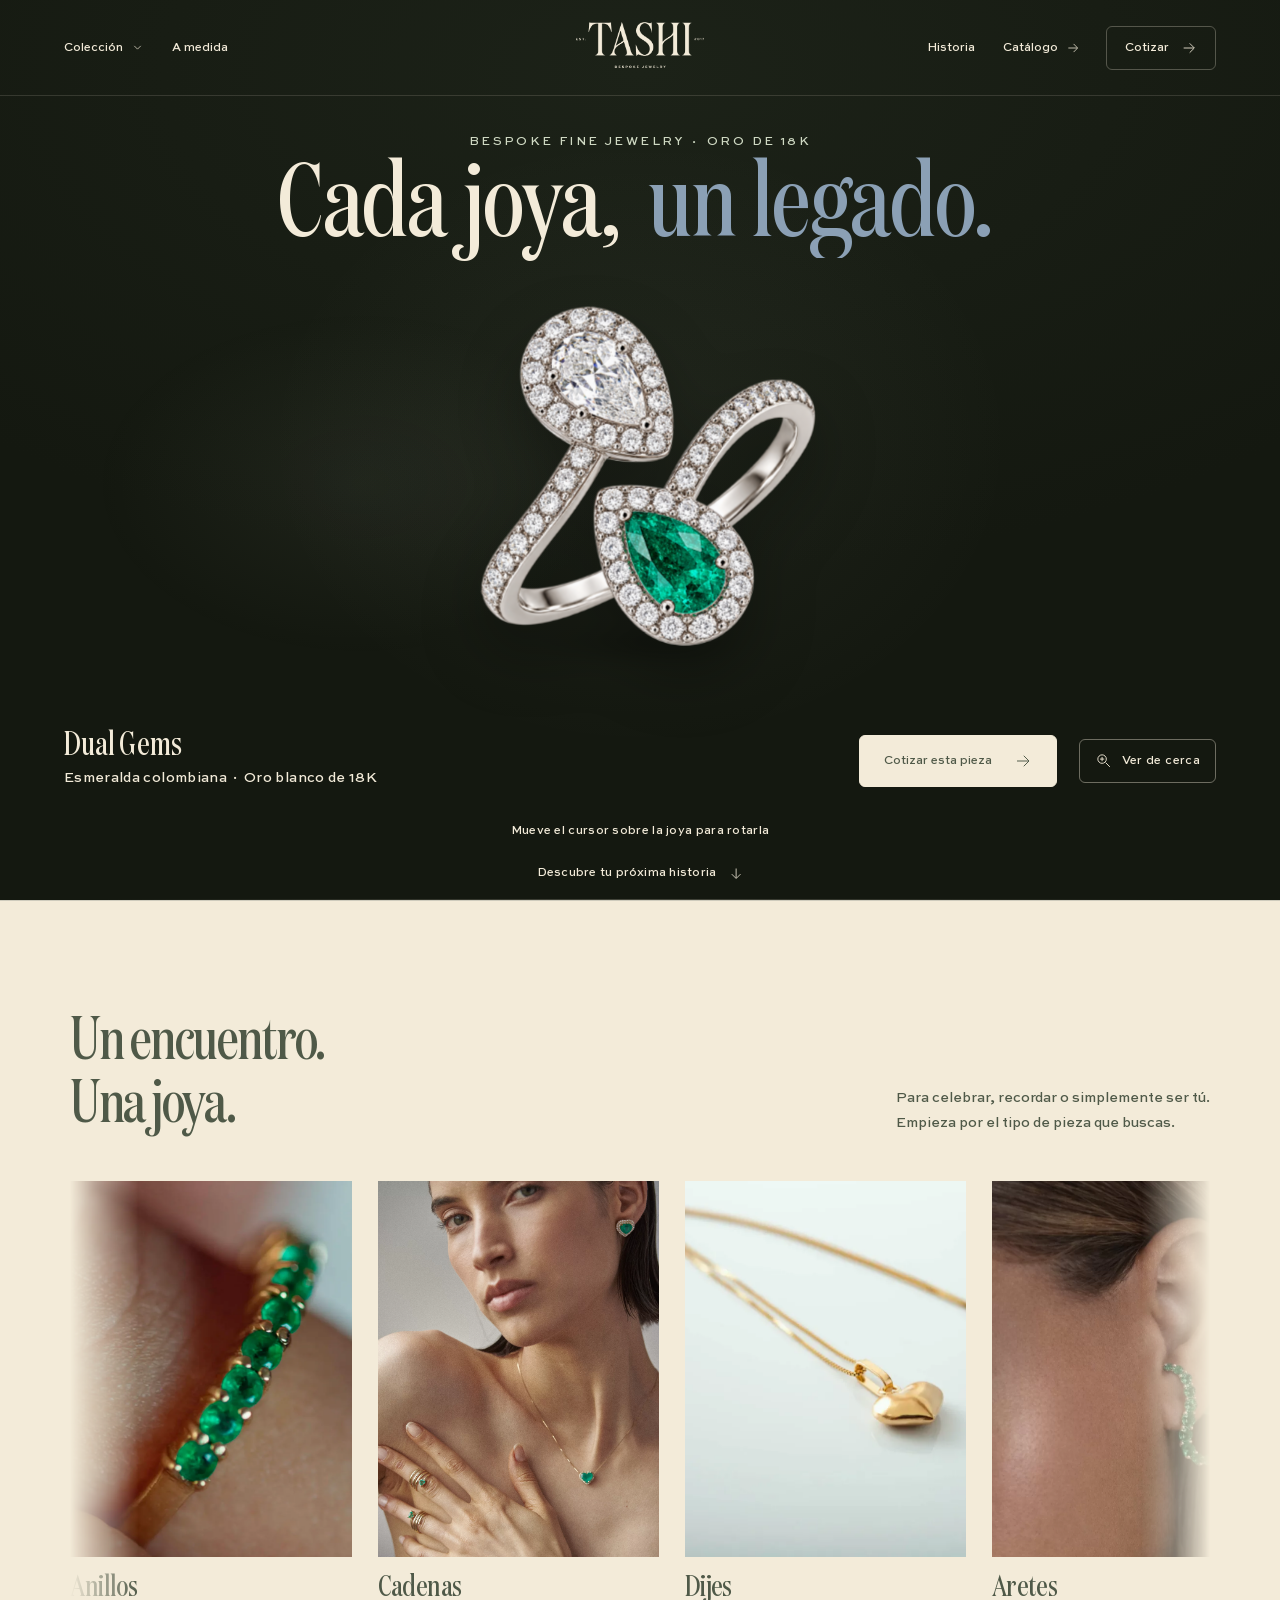
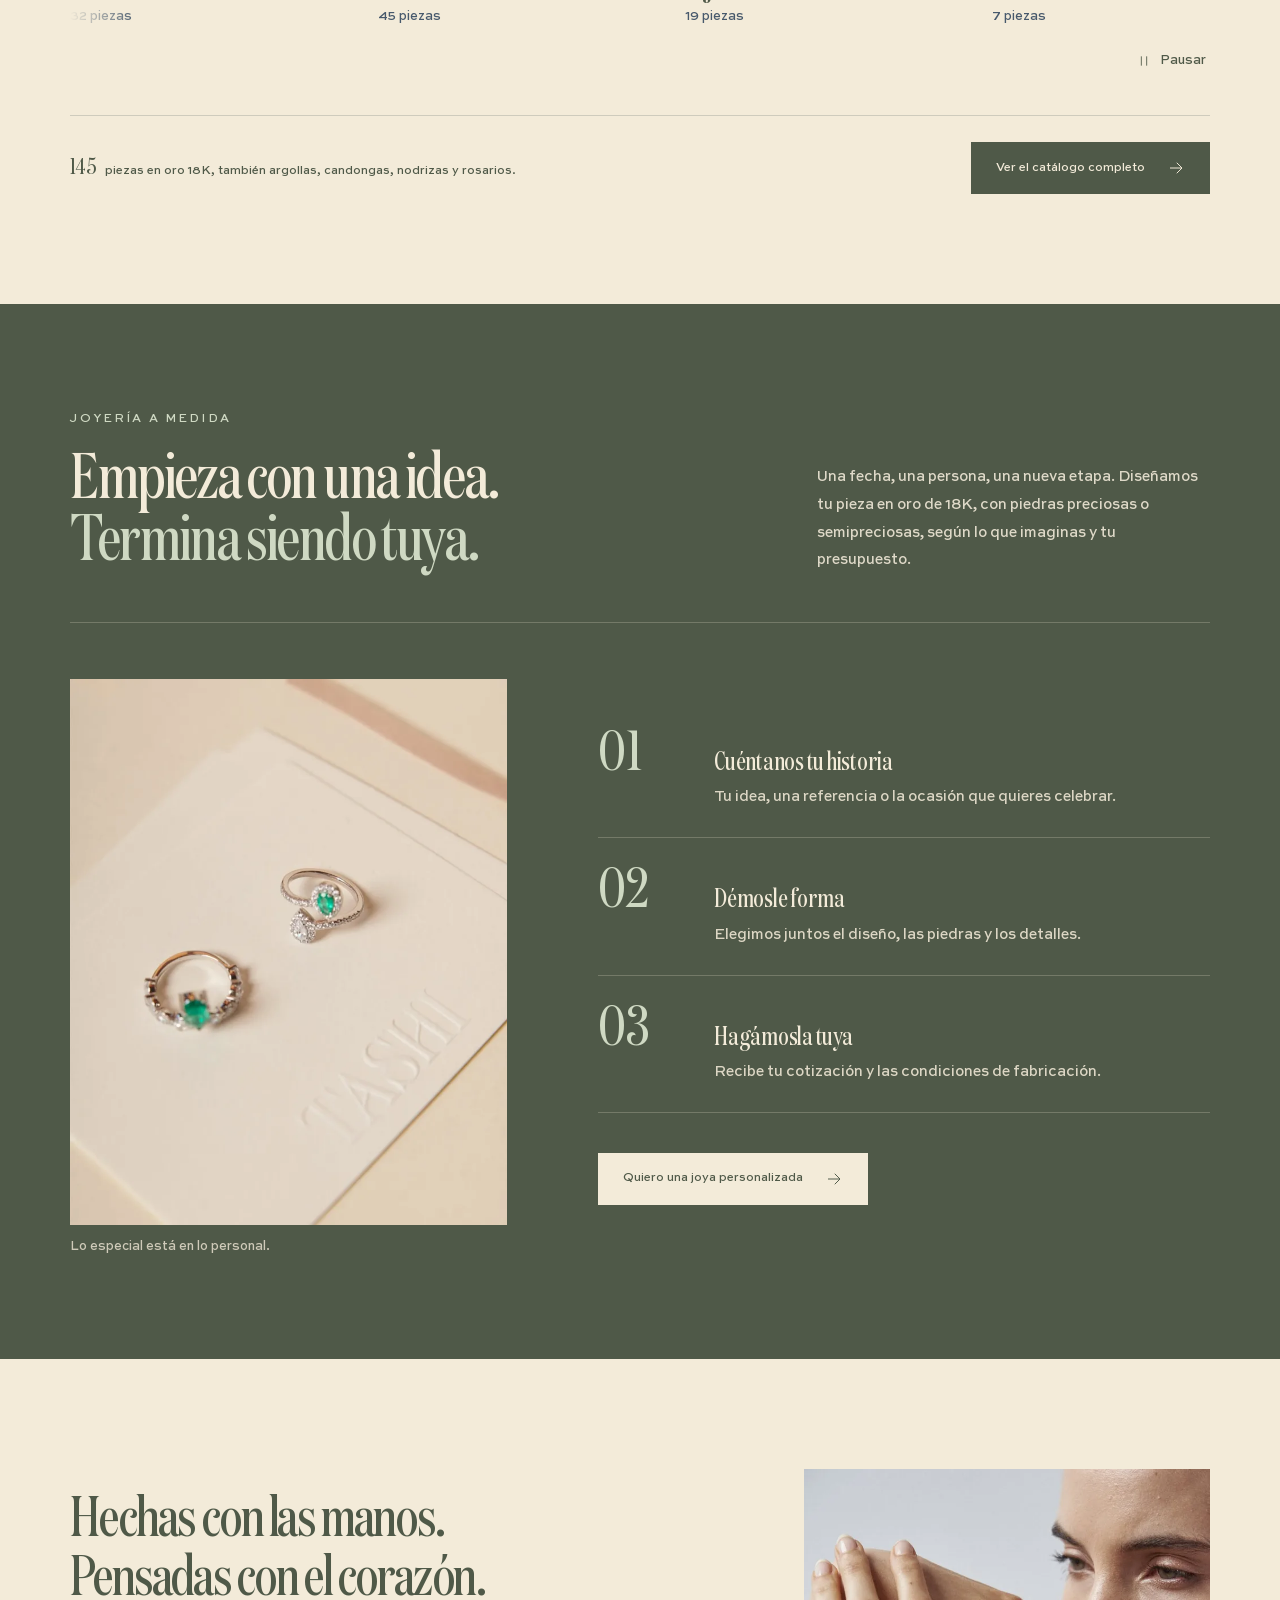
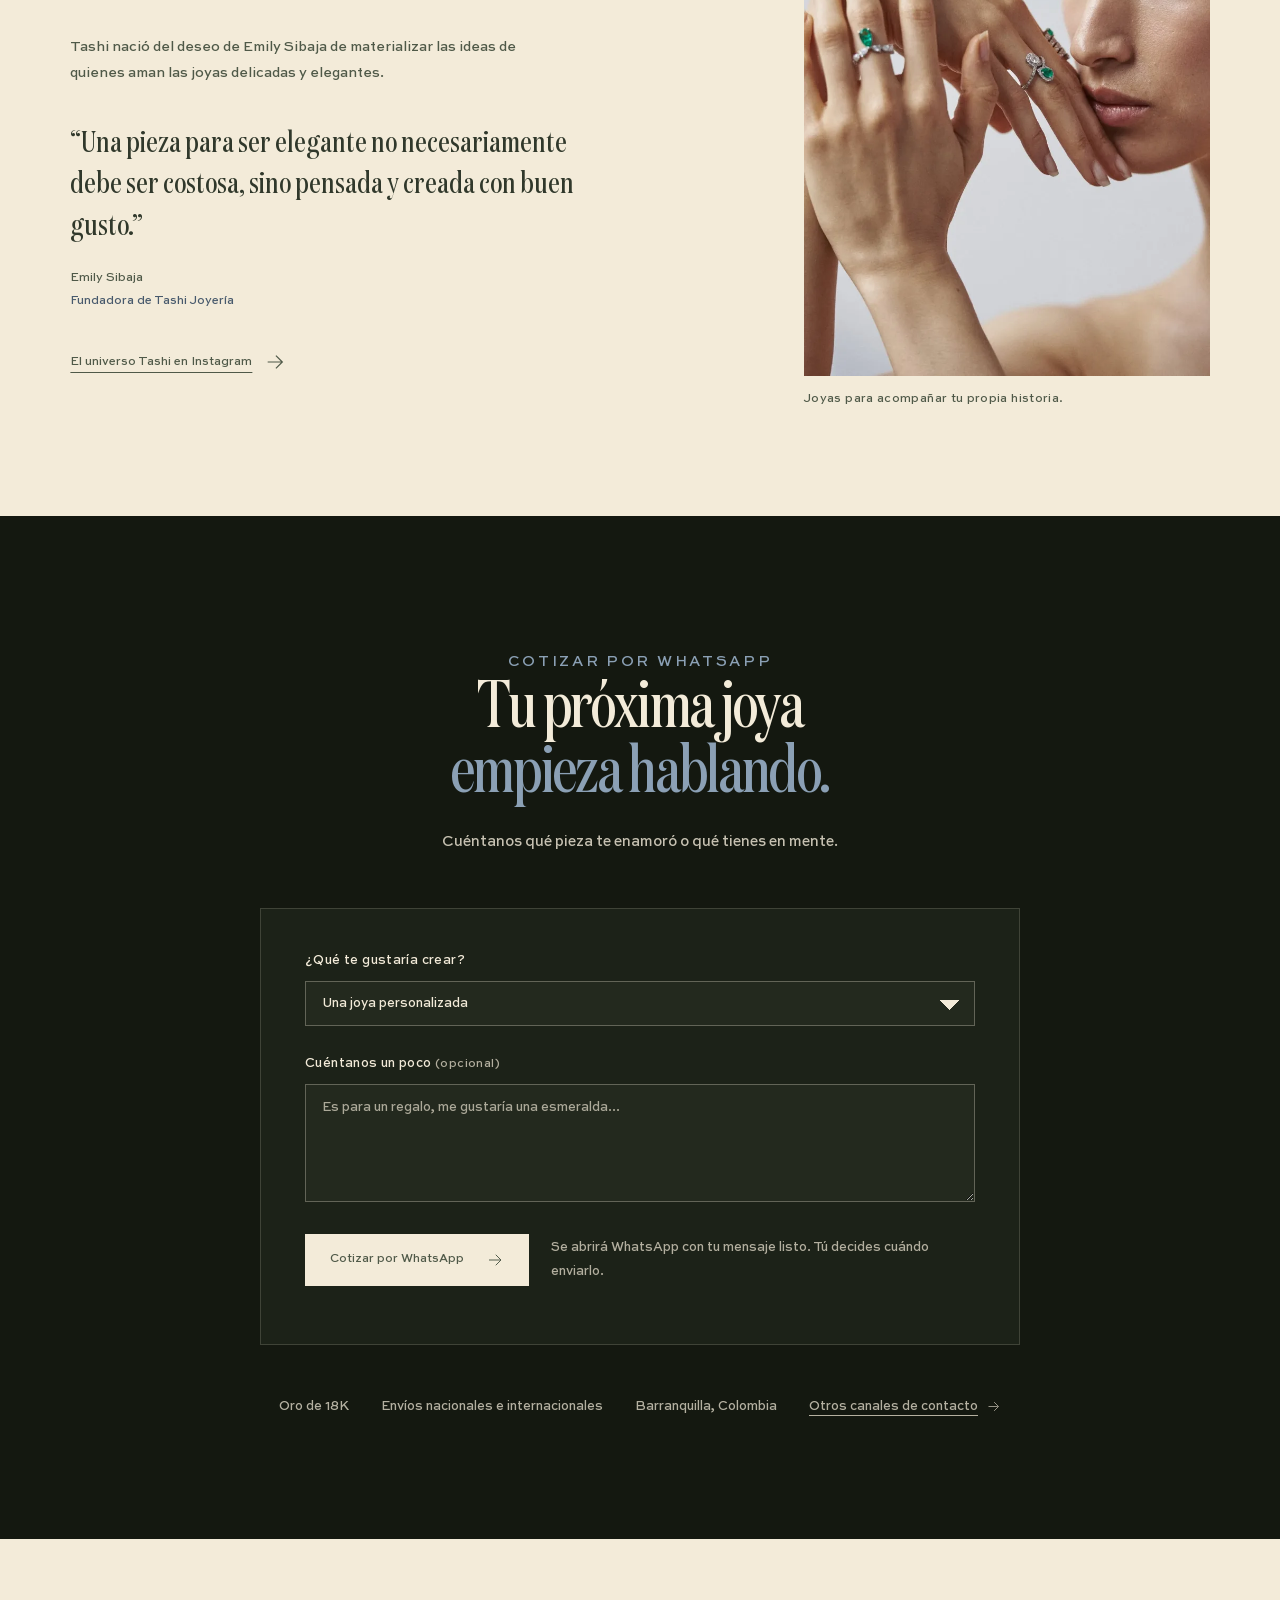
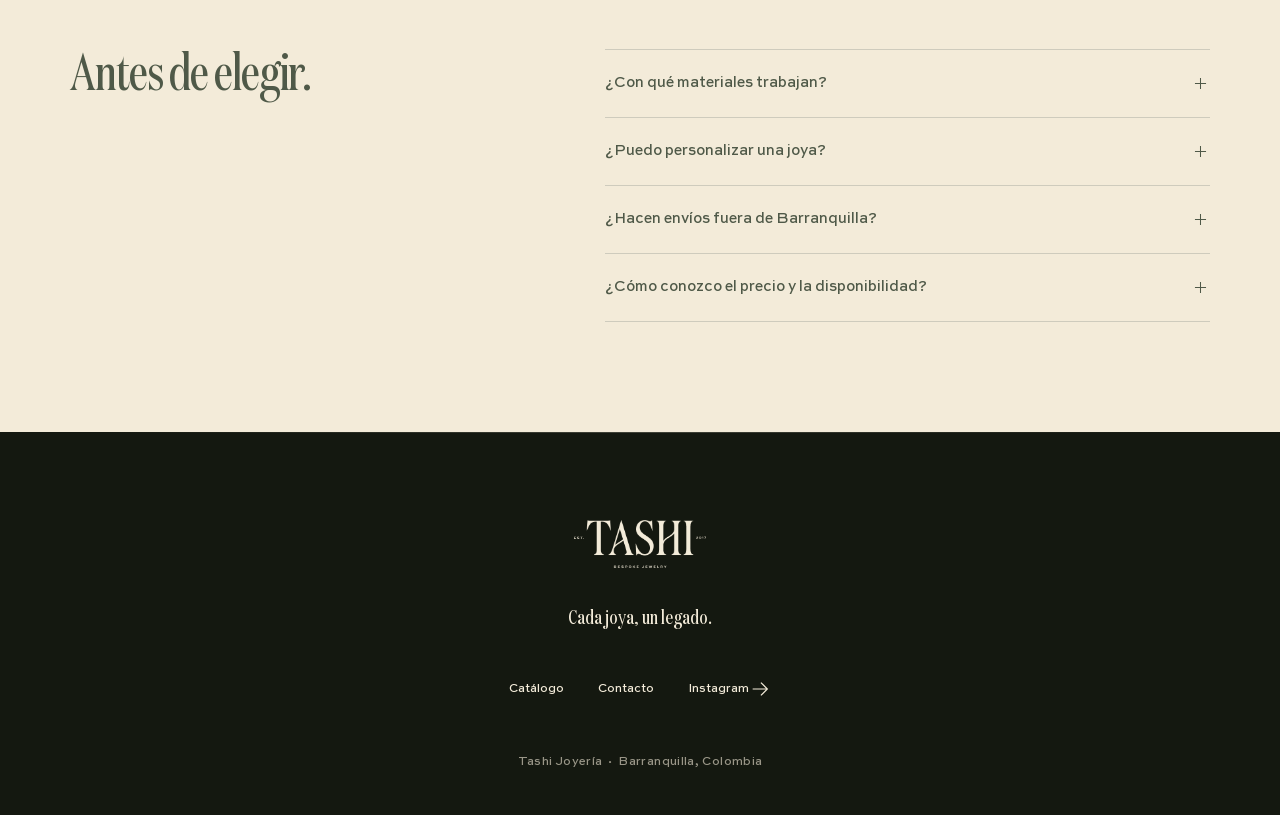
<file: index.html>
<!doctype html>
<html lang="es">
<head>
  <meta charset="UTF-8">
  <meta name="viewport" content="width=device-width, initial-scale=1">
  <meta name="robots" content="noindex, nofollow">
  <meta name="theme-color" content="#141810">
  <meta name="description" content="Joyas en oro de 18K, piedras preciosas y piezas personalizadas. Descubre Tashi Joyería y cuéntanos la historia que quieres llevar contigo.">
  <title>Tashi Joyería — Cada joya, un legado</title>
  <link rel="icon" href="tashi-assets/logo.webp" type="image/webp">
  <link rel="preload" href="tashi-assets/domaine.ttf" as="font" type="font/ttf" crossorigin>
  <link rel="preload" href="tashi-assets/sweet-sans.ttf" as="font" type="font/ttf" crossorigin>
  <link rel="preload" href="tashi-assets/dual-gems-render.png" as="image">
  <link rel="stylesheet" href="tashi.css?v=32">
  <script src="tashi.js?v=23" defer></script>
</head>
<body>
  <a class="skip" href="#contenido">Ir al contenido</a>
  <header class="header" id="header">
    <div class="header-grid">
      <nav class="desktop-nav header-nav-left" aria-label="Navegación principal">
        <ul class="nav-list">
          <li class="nav-item nav-collection">
            <button class="nav-trigger" id="collection-trigger" type="button" aria-expanded="false" aria-haspopup="true" aria-controls="collection-menu">Colección <svg aria-hidden="true"><use href="#chevron"/></svg></button>
            <div class="mega-menu" id="collection-menu" hidden>
              <div class="mega-intro">
                <span class="mega-kicker">La colección</span>
                <h2>Piezas para<br><em>empezar.</em></h2>
                <p>Una selección para descubrir el universo Tashi. El archivo completo reúne 145 piezas documentadas.</p>
                <a class="mega-catalog-link" href="catalogo/index.html">Abrir el catálogo completo <svg aria-hidden="true"><use href="#arrow"/></svg></a>
              </div>
              <div class="mega-content">
                <label class="mega-search"><svg aria-hidden="true"><use href="#search"/></svg><input id="collection-search" type="search" placeholder="Buscar en el catálogo" aria-label="Buscar en el catálogo" autocomplete="off"></label>
                <span class="mega-search-hint">Escribe y pulsa Enter para buscar entre las 145 piezas.</span>
                <div class="mega-menu-grid">
                  <a class="mega-piece" href="#cotizar" data-piece="Anillo Dual Gems" data-search="dual gems anillo esmeralda colombiana oro blanco 18k"><img src="tashi-assets/dual-gems.webp" width="1080" height="1080" alt=""><span><strong>Dual Gems</strong><small>Esmeralda colombiana · Oro blanco de 18K</small></span><svg aria-hidden="true"><use href="#arrow"/></svg></a>
                  <a class="mega-piece" href="#cotizar" data-piece="Anillo Banda Esmeraldas Colombianas" data-search="anillo banda esmeraldas colombianas naturales oro 18k"><img src="tashi-assets/emerald-band.webp" width="1080" height="1080" alt=""><span><strong>Esmeraldas colombianas</strong><small>Esmeraldas naturales · Oro de 18K</small></span><svg aria-hidden="true"><use href="#arrow"/></svg></a>
                  <a class="mega-piece" href="#cotizar" data-piece="Anillo Corazón Azul" data-search="anillo corazon azul circones oro 18k"><img src="tashi-assets/blue-heart.webp" width="1080" height="1080" alt=""><span><strong>Corazón azul</strong><small>Circones · Oro de 18K</small></span><svg aria-hidden="true"><use href="#arrow"/></svg></a>
                </div>
                <p class="mega-no-results" id="collection-no-results" role="status" aria-live="polite" hidden>No encontramos esa pieza. Prueba con otro término.</p>
              </div>
            </div>
          </li>
          <li><a class="nav-link" href="#personaliza">A medida</a></li>
        </ul>
      </nav>
      <a class="brand" href="#inicio" aria-label="Tashi Joyería, inicio">
        <img class="brand-light" src="tashi-assets/logo-wordmark-light.webp" width="400" height="145" alt="Tashi">
        <img class="brand-dark" src="tashi-assets/logo.webp" width="400" height="145" alt="Tashi">
      </a>
      <div class="header-right">
        <nav class="desktop-nav" aria-label="Navegación secundaria">
          <ul class="nav-list">
            <li><a class="nav-link" href="#historia">Historia</a></li>
            <li><a class="nav-link nav-catalog" href="catalogo/index.html">Catálogo <svg aria-hidden="true"><use href="#arrow"/></svg></a></li>
          </ul>
        </nav>
        <a class="header-contact" href="#cotizar">Cotizar <svg aria-hidden="true"><use href="#arrow"/></svg></a>
        <button class="menu-toggle" aria-label="Abrir menú" aria-expanded="false" aria-controls="mobile-nav"><svg class="icon-open" aria-hidden="true"><use href="#menu"/></svg><svg class="icon-close" aria-hidden="true"><use href="#close"/></svg></button>
      </div>
    </div>
  </header>
  <nav id="mobile-nav" class="mobile-nav" aria-label="Navegación móvil" hidden>
    <p class="mobile-nav-kicker">Índice</p>
    <a class="mobile-link" href="#inicio"><span>01</span>Inicio</a>
    <a class="mobile-link" href="#joyas"><span>02</span>Colección</a>
    <a class="mobile-link" href="catalogo/index.html"><span>03</span>Catálogo<em>145</em></a>
    <a class="mobile-link" href="#personaliza"><span>04</span>A medida</a>
    <a class="mobile-link" href="#historia"><span>05</span>Historia</a>
    <a class="button mobile-nav-cta" href="#cotizar">Cotizar por WhatsApp <svg aria-hidden="true"><use href="#arrow"/></svg></a>
    <div class="mobile-nav-foot"><span>Barranquilla · Colombia</span><a href="https://www.instagram.com/tashijoyeria_/" target="_blank" rel="noopener">Instagram <svg aria-hidden="true"><use href="#arrow"/></svg></a></div>
  </nav>
  <main id="contenido">
    <section class="stage" id="inicio" aria-labelledby="hero-title">
      <p class="stage-kicker">Bespoke fine jewelry · Oro de 18K</p>
      <h1 id="hero-title" class="stage-title"><span class="hero-first">Cada joya,</span> <em class="hero-phrase"><span class="word-window" aria-live="off"><span id="hero-word">un legado.</span></span></em></h1>
      <figure class="jewel" aria-label="Anillo Dual Gems de Tashi, esmeralda colombiana y diamantes en oro blanco de 18K">
        <div class="jewel-follow" id="jewel-follow">
          <div class="jewel-zoom" id="jewel-zoom">
            <img class="hero-jewel" id="jewel-img" src="tashi-assets/dual-gems-render.png" width="1254" height="1254" alt="Anillo Dual Gems de Tashi: dos piedras en forma de gota, una de ellas esmeralda colombiana, con halos de diamantes" fetchpriority="high">
          </div>
        </div>
      </figure>
      <div class="stage-foot">
        <div class="stage-meta">
          <span class="stage-piece">Dual Gems</span>
          <span class="stage-desc">Esmeralda colombiana · Oro blanco de 18K</span>
        </div>
        <div class="stage-actions">
          <a class="button" href="#cotizar" data-piece="Anillo Dual Gems">Cotizar esta pieza <svg aria-hidden="true"><use href="#arrow"/></svg></a>
          <button class="quiet" id="detail-toggle" aria-pressed="false"><svg aria-hidden="true"><use href="#zoom"/></svg><span>Ver de cerca</span></button>
        </div>
      </div>
      <p class="stage-hint" id="stage-hint">Mueve el cursor sobre la joya para rotarla</p>
      <a class="scroll-cue" href="#joyas"><span>Descubre tu próxima historia</span><svg aria-hidden="true"><use href="#down"/></svg></a>
    </section>

    <section class="collection section" id="joyas" aria-labelledby="collection-title">
      <div class="section-heading reveal">
        <h2 id="collection-title">Un encuentro.<br><em>Una joya.</em></h2>
        <div><p>Para celebrar, recordar o simplemente ser tú.<br>Empieza por el tipo de pieza que buscas.</p></div>
      </div>
      <div class="category-rail reveal" id="category-rail">
        <ul class="category-track" aria-label="Categorías del catálogo">
          <li><a class="category-tile" href="catalogo/index.html#capitulo-anillos"><span class="category-media"><img src="tashi-assets/emerald-band.webp" alt="Anillo banda con esmeraldas colombianas" loading="lazy" decoding="async"></span><span class="category-name">Anillos</span><span class="category-count">32 piezas</span></a></li>
          <li><a class="category-tile" href="catalogo/index.html#capitulo-cadenas"><span class="category-media"><img src="tashi-assets/chain-heart.webp" alt="Cadena con dije de esmeralda en forma de corazón" loading="lazy" decoding="async"></span><span class="category-name">Cadenas</span><span class="category-count">45 piezas</span></a></li>
          <li><a class="category-tile" href="catalogo/index.html#capitulo-dijes"><span class="category-media"><img src="tashi-assets/catalogo/dije-corazon.webp" alt="Dije corazón en oro 18K" loading="lazy" decoding="async"></span><span class="category-name">Dijes</span><span class="category-count">19 piezas</span></a></li>
          <li><a class="category-tile" href="catalogo/index.html#capitulo-aretes"><span class="category-media"><img src="tashi-assets/emerald-earrings.webp" alt="Aretes espiral con esmeraldas" loading="lazy" decoding="async"></span><span class="category-name">Aretes</span><span class="category-count">7 piezas</span></a></li>
          <li><a class="category-tile" href="catalogo/index.html#capitulo-topos"><span class="category-media"><img src="tashi-assets/catalogo/jackets-esmeraldas-colombianas-y-diamantes.webp" alt="Topos con esmeralda colombiana y diamantes" loading="lazy" decoding="async"></span><span class="category-name">Topos</span><span class="category-count">22 piezas</span></a></li>
          <li><a class="category-tile" href="catalogo/index.html#capitulo-pulseras"><span class="category-media"><img src="tashi-assets/tennis-bracelet.webp" alt="Pulsera tennis en diamantes" loading="lazy" decoding="async"></span><span class="category-name">Pulseras</span><span class="category-count">8 piezas</span></a></li>
          <li aria-hidden="true"><a class="category-tile" tabindex="-1" href="catalogo/index.html#capitulo-anillos"><span class="category-media"><img src="tashi-assets/emerald-band.webp" alt="Anillo banda con esmeraldas colombianas" loading="lazy" decoding="async"></span><span class="category-name">Anillos</span><span class="category-count">32 piezas</span></a></li>
          <li aria-hidden="true"><a class="category-tile" tabindex="-1" href="catalogo/index.html#capitulo-cadenas"><span class="category-media"><img src="tashi-assets/chain-heart.webp" alt="Cadena con dije de esmeralda en forma de corazón" loading="lazy" decoding="async"></span><span class="category-name">Cadenas</span><span class="category-count">45 piezas</span></a></li>
          <li aria-hidden="true"><a class="category-tile" tabindex="-1" href="catalogo/index.html#capitulo-dijes"><span class="category-media"><img src="tashi-assets/catalogo/dije-corazon.webp" alt="Dije corazón en oro 18K" loading="lazy" decoding="async"></span><span class="category-name">Dijes</span><span class="category-count">19 piezas</span></a></li>
          <li aria-hidden="true"><a class="category-tile" tabindex="-1" href="catalogo/index.html#capitulo-aretes"><span class="category-media"><img src="tashi-assets/emerald-earrings.webp" alt="Aretes espiral con esmeraldas" loading="lazy" decoding="async"></span><span class="category-name">Aretes</span><span class="category-count">7 piezas</span></a></li>
          <li aria-hidden="true"><a class="category-tile" tabindex="-1" href="catalogo/index.html#capitulo-topos"><span class="category-media"><img src="tashi-assets/catalogo/jackets-esmeraldas-colombianas-y-diamantes.webp" alt="Topos con esmeralda colombiana y diamantes" loading="lazy" decoding="async"></span><span class="category-name">Topos</span><span class="category-count">22 piezas</span></a></li>
          <li aria-hidden="true"><a class="category-tile" tabindex="-1" href="catalogo/index.html#capitulo-pulseras"><span class="category-media"><img src="tashi-assets/tennis-bracelet.webp" alt="Pulsera tennis en diamantes" loading="lazy" decoding="async"></span><span class="category-name">Pulseras</span><span class="category-count">8 piezas</span></a></li>
        </ul>
      </div>
      <div class="rail-controls reveal">
        <button class="rail-pause" id="rail-pause" type="button" aria-pressed="false"><svg aria-hidden="true"><use href="#pause"/></svg><span>Pausar</span></button>
      </div>
      <div class="collection-footer reveal">
        <p><strong>145</strong> piezas en oro 18K, también argollas, candongas, nodrizas y rosarios.</p>
        <a class="button" href="catalogo/index.html">Ver el catálogo completo <svg aria-hidden="true"><use href="#arrow"/></svg></a>
      </div>
    </section>

    <section class="personal section" id="personaliza" aria-labelledby="personal-title">
      <div class="personal-head reveal">
        <div>
          <p class="section-kicker">Joyería a medida</p>
          <h2 id="personal-title">Empieza con una idea.<br><em>Termina siendo tuya.</em></h2>
        </div>
        <p>Una fecha, una persona, una nueva etapa. Diseñamos tu pieza en oro de 18K, con piedras preciosas o semipreciosas, según lo que imaginas y tu presupuesto.</p>
      </div>
      <div class="personal-body">
        <figure class="personal-visual reveal"><img src="tashi-assets/story.webp" width="768" height="957" alt="Dos anillos de Tashi sobre su presentación de marca en marfil" loading="lazy" decoding="async"><figcaption>Lo especial está en lo personal.</figcaption></figure>
        <div class="personal-steps reveal">
          <ol class="process">
            <li><span class="step-no" aria-hidden="true">01</span><div><h3>Cuéntanos tu historia</h3><p>Tu idea, una referencia o la ocasión que quieres celebrar.</p></div></li>
            <li><span class="step-no" aria-hidden="true">02</span><div><h3>Démosle forma</h3><p>Elegimos juntos el diseño, las piedras y los detalles.</p></div></li>
            <li><span class="step-no" aria-hidden="true">03</span><div><h3>Hagámosla tuya</h3><p>Recibe tu cotización y las condiciones de fabricación.</p></div></li>
          </ol>
          <a class="button light" href="#cotizar">Quiero una joya personalizada <svg aria-hidden="true"><use href="#arrow"/></svg></a>
        </div>
      </div>
    </section>

    <section class="story section" id="historia" aria-labelledby="story-title">
      <div class="story-copy reveal">
        <h2 id="story-title">Hechas con las manos.<br><em>Pensadas con el corazón.</em></h2>
        <p>Tashi nació del deseo de Emily Sibaja de materializar las ideas de quienes aman las joyas delicadas y elegantes.</p>
        <blockquote>“Una pieza para ser elegante no necesariamente debe ser costosa, sino pensada y creada con buen gusto.”</blockquote>
        <span class="founder">Emily Sibaja <span>Fundadora de Tashi Joyería</span></span>
        <a class="text-link" href="https://www.instagram.com/tashijoyeria_/" target="_blank" rel="noopener">El universo Tashi en Instagram <svg aria-hidden="true"><use href="#arrow"/></svg></a>
      </div>
      <figure class="story-photo reveal"><img src="tashi-assets/worn.webp" width="768" height="958" alt="Joyas de Tashi lucidas sobre una mano"><figcaption>Joyas para acompañar tu propia historia.</figcaption></figure>
    </section>

    <section class="contact section" id="cotizar" aria-labelledby="contact-title">
      <div class="contact-head reveal">
        <p class="section-kicker">Cotizar por WhatsApp</p>
        <h2 id="contact-title">Tu próxima joya<br><em>empieza hablando.</em></h2>
        <p>Cuéntanos qué pieza te enamoró o qué tienes en mente.</p>
      </div>
      <form id="quote-form" class="quote-card reveal">
        <div class="field">
          <label for="piece">¿Qué te gustaría crear?</label>
          <select id="piece" name="piece"><option>Una joya personalizada</option><option>Anillo Dual Gems</option><option>Anillo Banda Esmeraldas Colombianas</option><option>Anillo Corazón Azul</option><option>Anillo de zafiro</option><option>Cadena Corazón</option><option>Aretes Espiral Esmeralda</option><option>Pulsera Clavo</option><option>Pulsera Tennis en Diamantes</option><option>Otra pieza del catálogo</option></select>
        </div>
        <div class="field">
          <label for="idea">Cuéntanos un poco <span>(opcional)</span></label>
          <textarea id="idea" name="idea" rows="3" maxlength="1000" placeholder="Es para un regalo, me gustaría una esmeralda…"></textarea>
        </div>
        <div class="quote-actions">
          <button class="button light" type="submit">Cotizar por WhatsApp <svg aria-hidden="true"><use href="#arrow"/></svg></button>
          <p class="form-note">Se abrirá WhatsApp con tu mensaje listo. Tú decides cuándo enviarlo.</p>
        </div>
        <p class="form-status" id="form-status" role="status"></p>
      </form>
      <ul class="contact-facts reveal">
        <li>Oro de 18K</li>
        <li>Envíos nacionales e internacionales</li>
        <li>Barranquilla, Colombia</li>
        <li><a href="https://tashijoyeria.com/contacto/" target="_blank" rel="noopener">Otros canales de contacto <svg aria-hidden="true"><use href="#arrow"/></svg></a></li>
      </ul>
    </section>

    <section class="faq section" aria-labelledby="faq-title">
      <h2 id="faq-title" class="reveal">Antes de elegir.</h2>
      <div class="reveal">
        <details><summary>¿Con qué materiales trabajan?<svg aria-hidden="true"><use href="#plus"/></svg></summary><p>Tashi trabaja con oro de 18K y piedras preciosas y semipreciosas. Cada pieza tiene sus propios materiales; puedes consultarlos al cotizar.</p></details>
        <details><summary>¿Puedo personalizar una joya?<svg aria-hidden="true"><use href="#plus"/></svg></summary><p>Sí. Comparte tu idea, referencias y presupuesto con el equipo de Tashi para conversar sobre las posibilidades del diseño.</p></details>
        <details><summary>¿Hacen envíos fuera de Barranquilla?<svg aria-hidden="true"><use href="#plus"/></svg></summary><p>Tashi anuncia envíos nacionales e internacionales. Consulta cobertura, costos y tiempos para tu destino al solicitar la cotización.</p></details>
        <details><summary>¿Cómo conozco el precio y la disponibilidad?<svg aria-hidden="true"><use href="#plus"/></svg></summary><p>El precio y la disponibilidad se confirman con Tashi según la pieza, sus materiales y los detalles de personalización. Usa el formulario para preparar tu consulta por WhatsApp.</p></details>
      </div>
    </section>
  </main>
  <footer class="footer"><a href="#inicio" aria-label="Tashi, volver al inicio"><img src="tashi-assets/logo-wordmark-light.webp" width="400" height="145" alt="Tashi"></a><p>Cada joya, un legado.</p><div><a href="catalogo/index.html">Catálogo</a><a href="#cotizar">Contacto</a><a href="https://www.instagram.com/tashijoyeria_/" target="_blank" rel="noopener">Instagram <svg aria-hidden="true"><use href="#arrow"/></svg></a></div><small>Tashi Joyería · Barranquilla, Colombia</small></footer>
  <svg class="symbols" xmlns="http://www.w3.org/2000/svg" aria-hidden="true"><symbol id="arrow" viewBox="0 0 24 24"><path d="M4 12h15M13 5l7 7-7 7"/></symbol><symbol id="down" viewBox="0 0 24 24"><path d="M12 4v15M5 13l7 7 7-7"/></symbol><symbol id="zoom" viewBox="0 0 24 24"><circle cx="10" cy="10" r="6"/><path d="m15 15 6 6M7 10h6M10 7v6"/></symbol><symbol id="cursor" viewBox="0 0 24 24"><path d="M4 3l7 18 2.5-7.5L21 11Z"/></symbol><symbol id="pause" viewBox="0 0 24 24"><path d="M8 5v14M16 5v14"/></symbol><symbol id="play" viewBox="0 0 24 24"><path d="m8 5 11 7-11 7Z"/></symbol><symbol id="menu" viewBox="0 0 24 24"><path d="M4 8h16M4 16h16"/></symbol><symbol id="close" viewBox="0 0 24 24"><path d="m6 6 12 12M18 6 6 18"/></symbol><symbol id="plus" viewBox="0 0 24 24"><path d="M5 12h14M12 5v14"/></symbol><symbol id="chevron" viewBox="0 0 24 24"><path d="m6 9 6 6 6-6"/></symbol><symbol id="search" viewBox="0 0 24 24"><circle cx="10.8" cy="10.8" r="6.8"/><path d="m16 16 5 5"/></symbol><symbol id="spark" viewBox="0 0 24 24"><path d="M12 2c.7 5.8 4.2 9.3 10 10-5.8.7-9.3 4.2-10 10-.7-5.8-4.2-9.3-10-10 5.8-.7 9.3-4.2 10-10Z"/></symbol></svg>
</body>
</html>
</file>
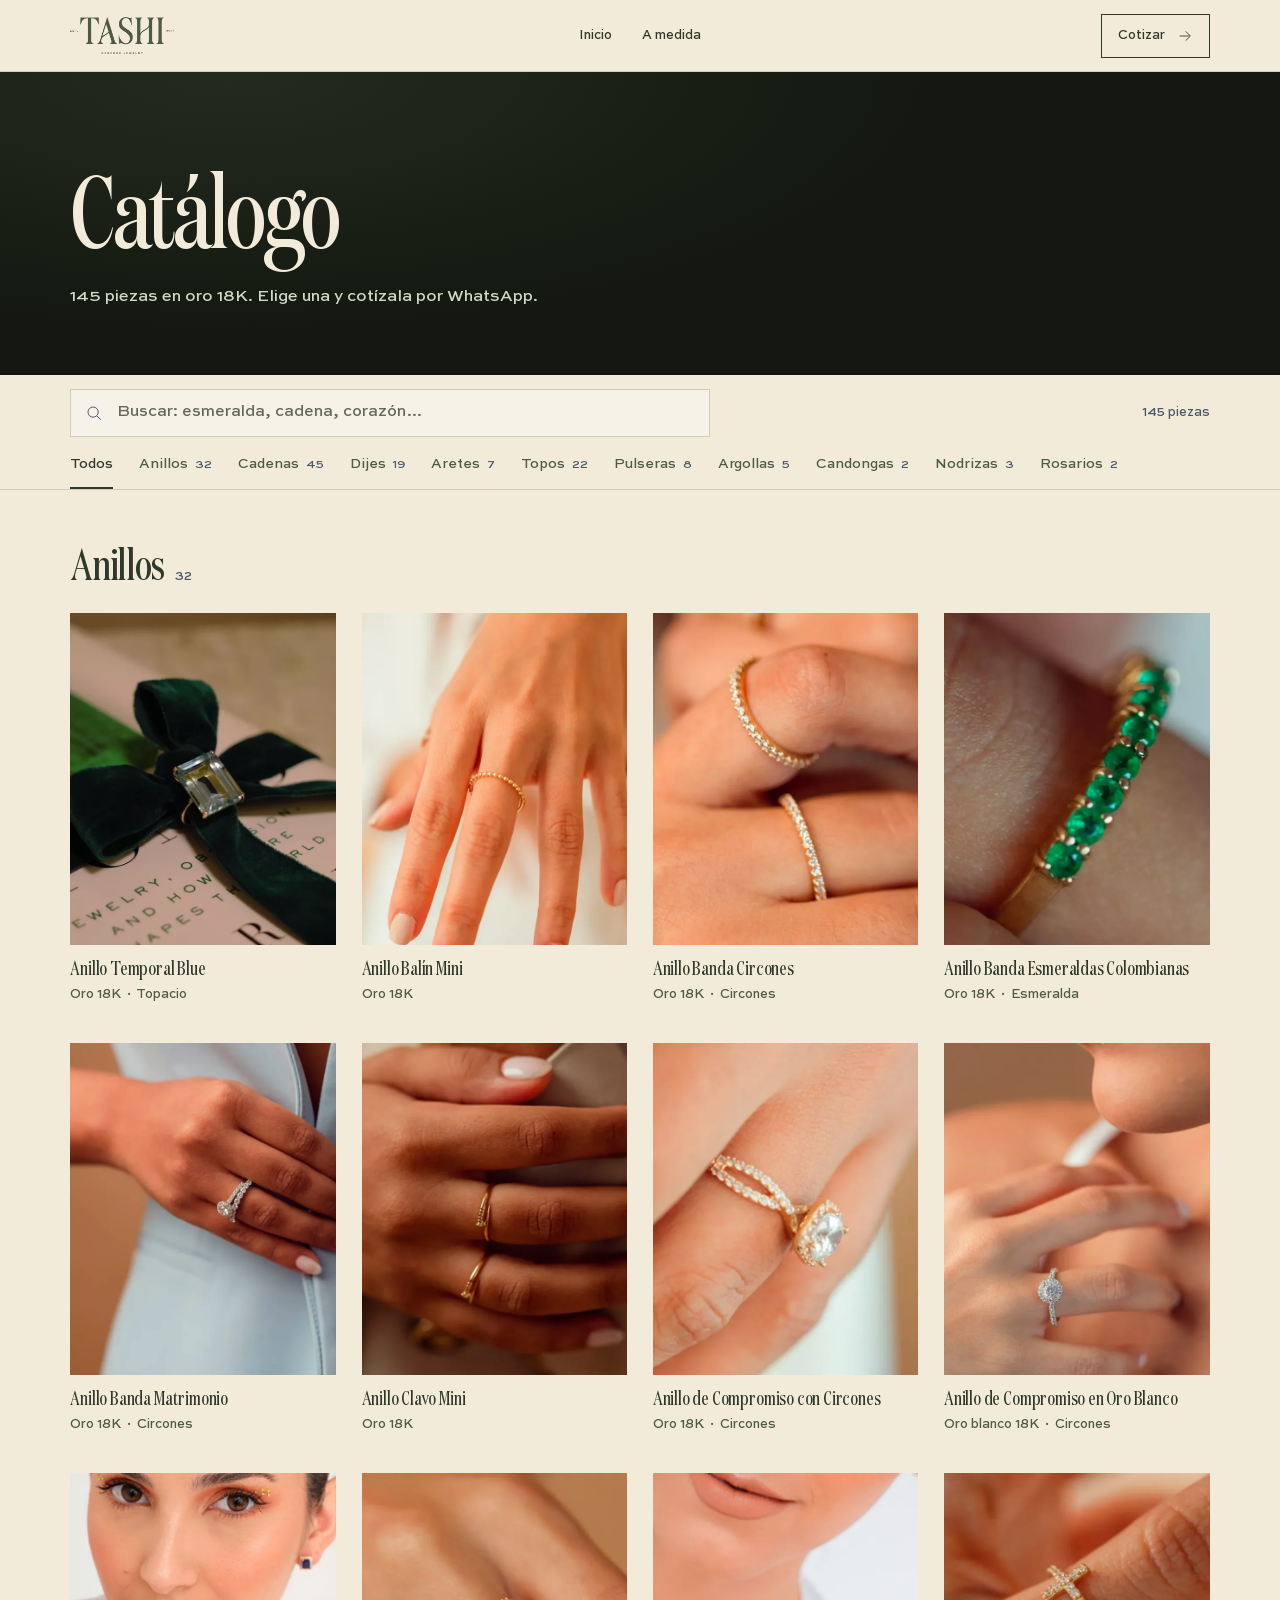
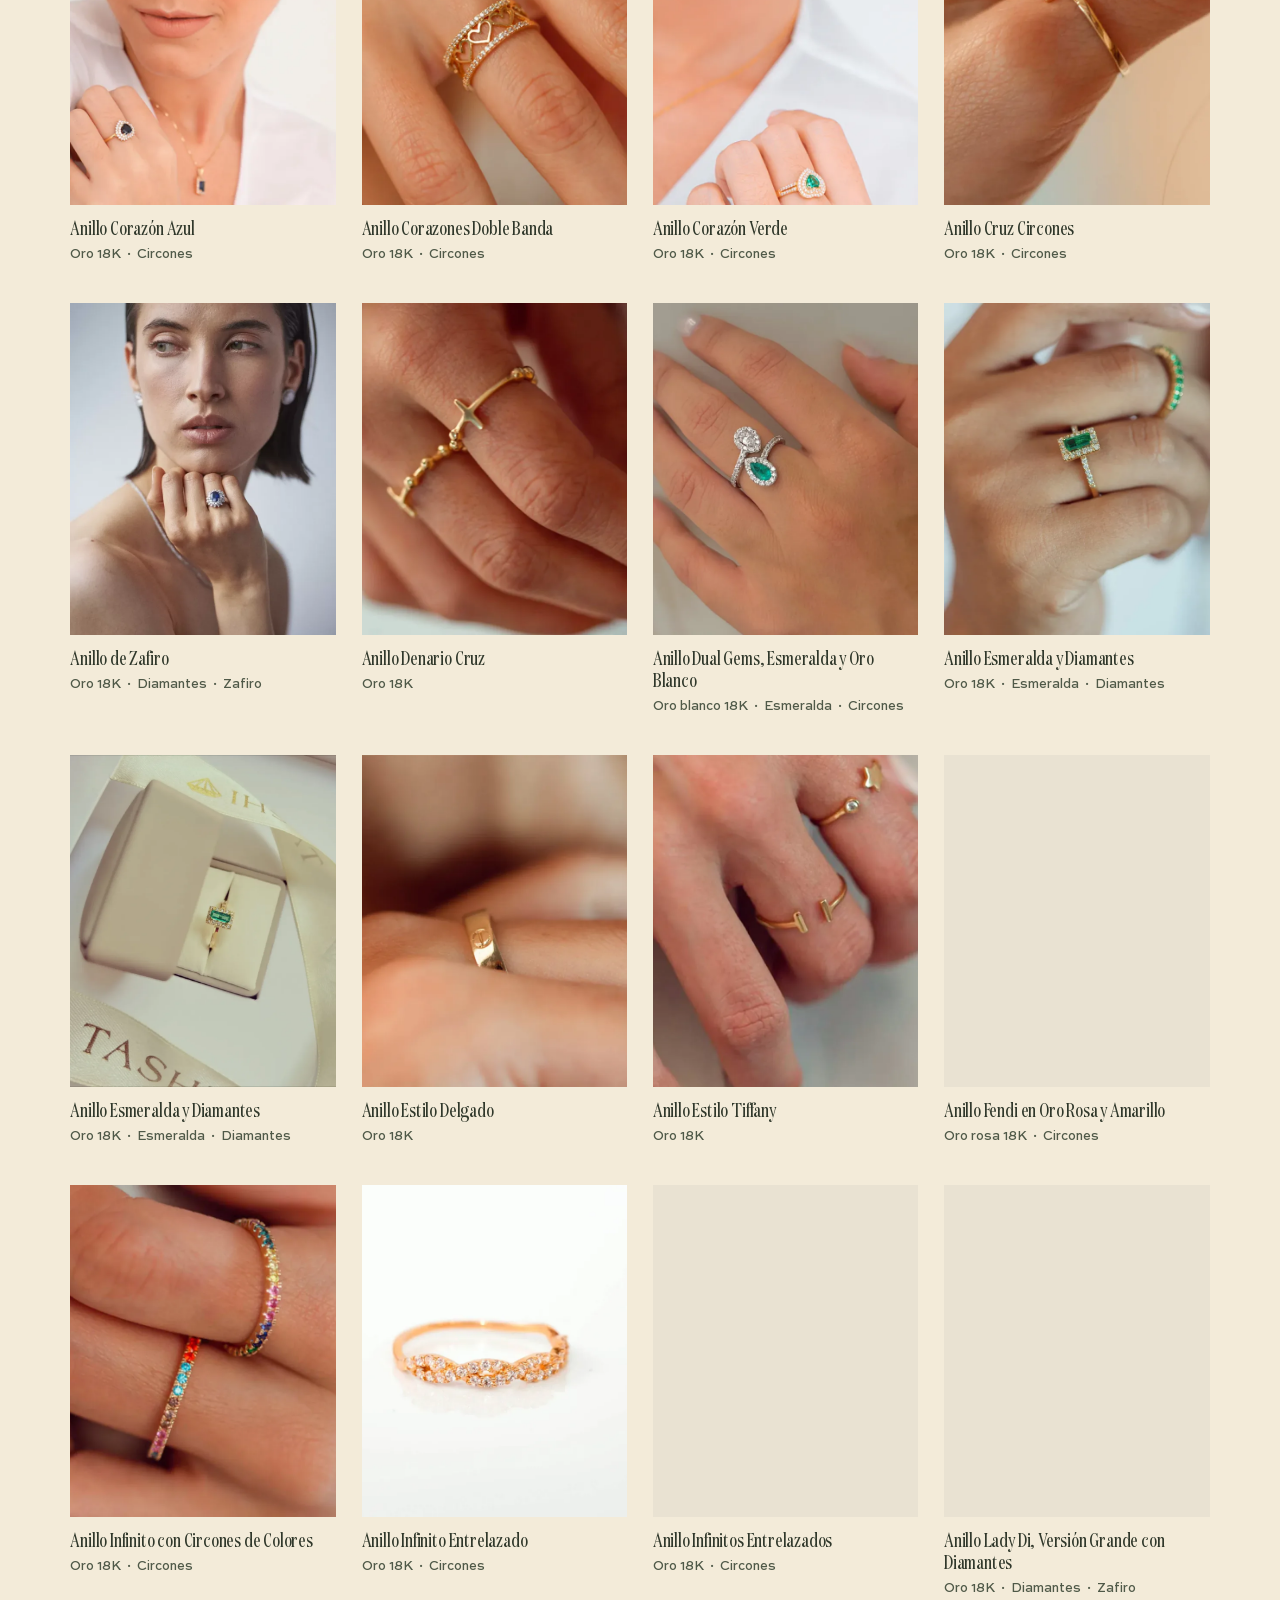
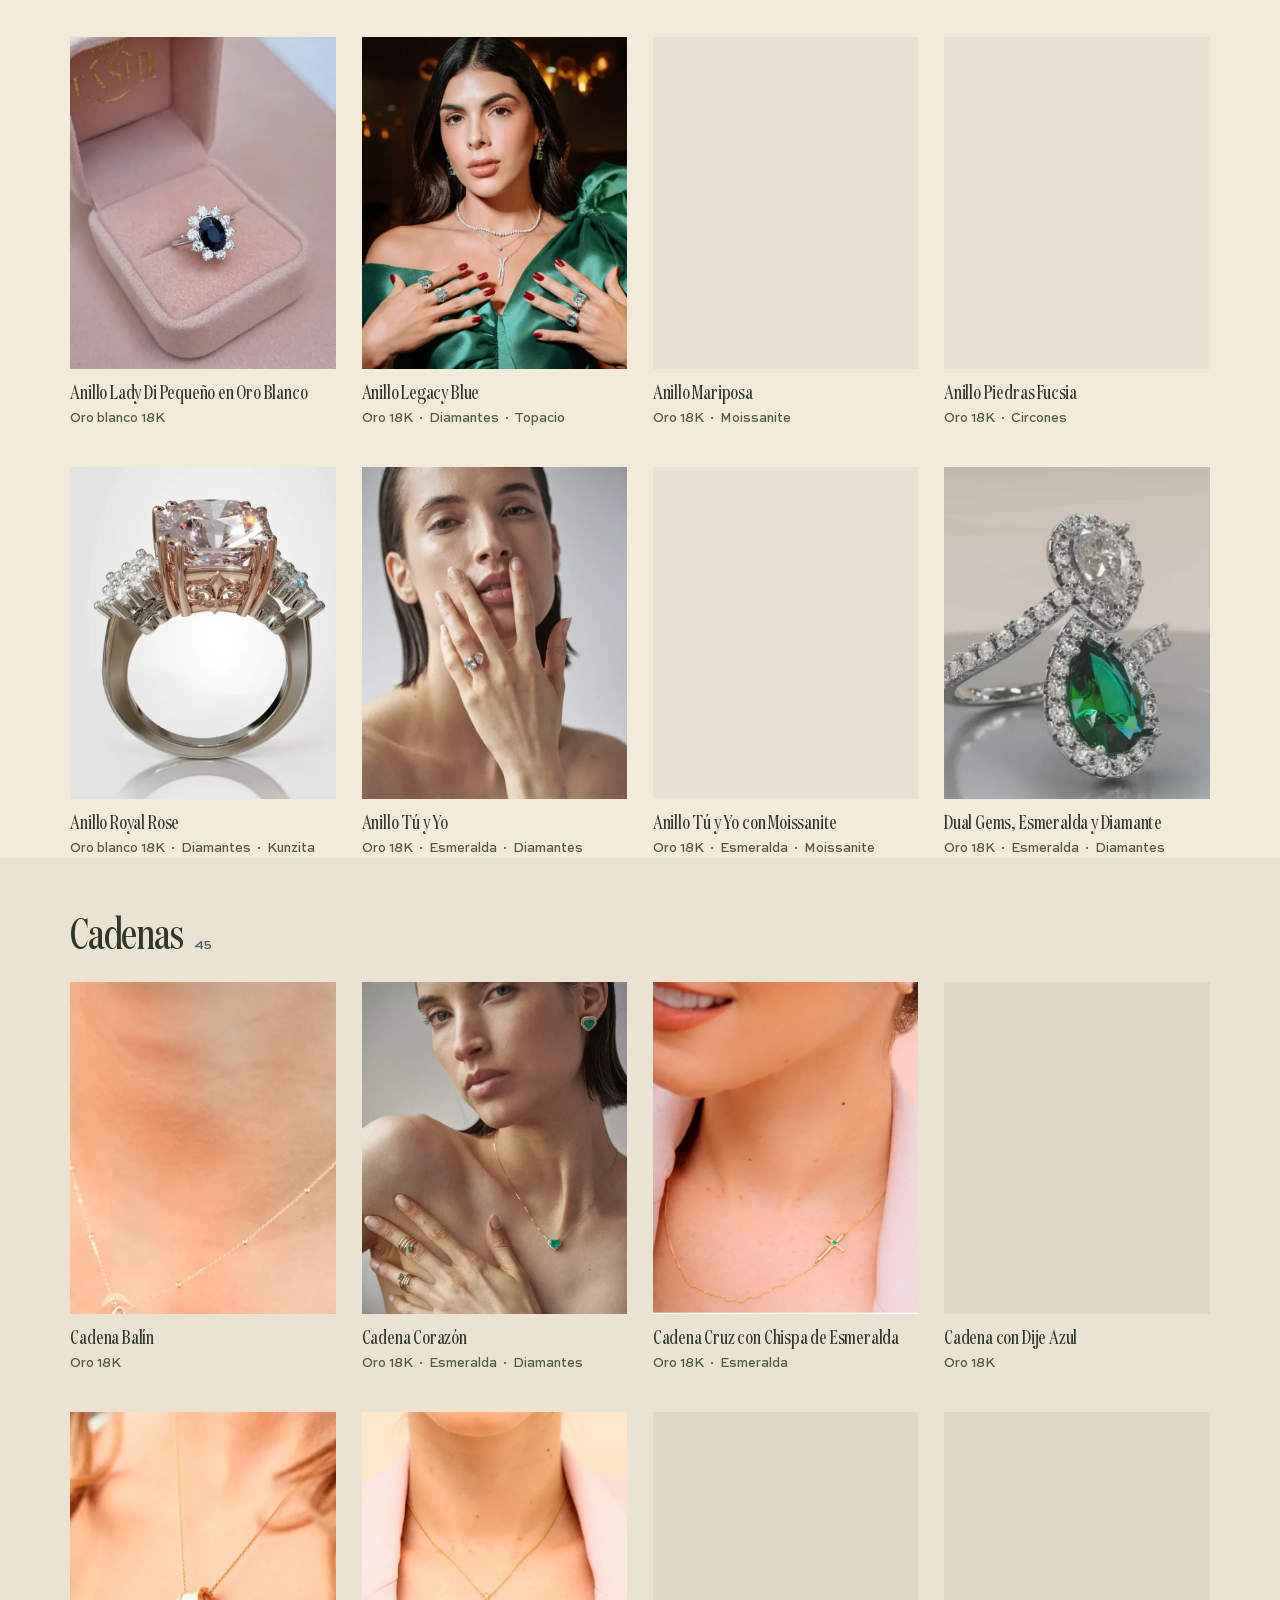
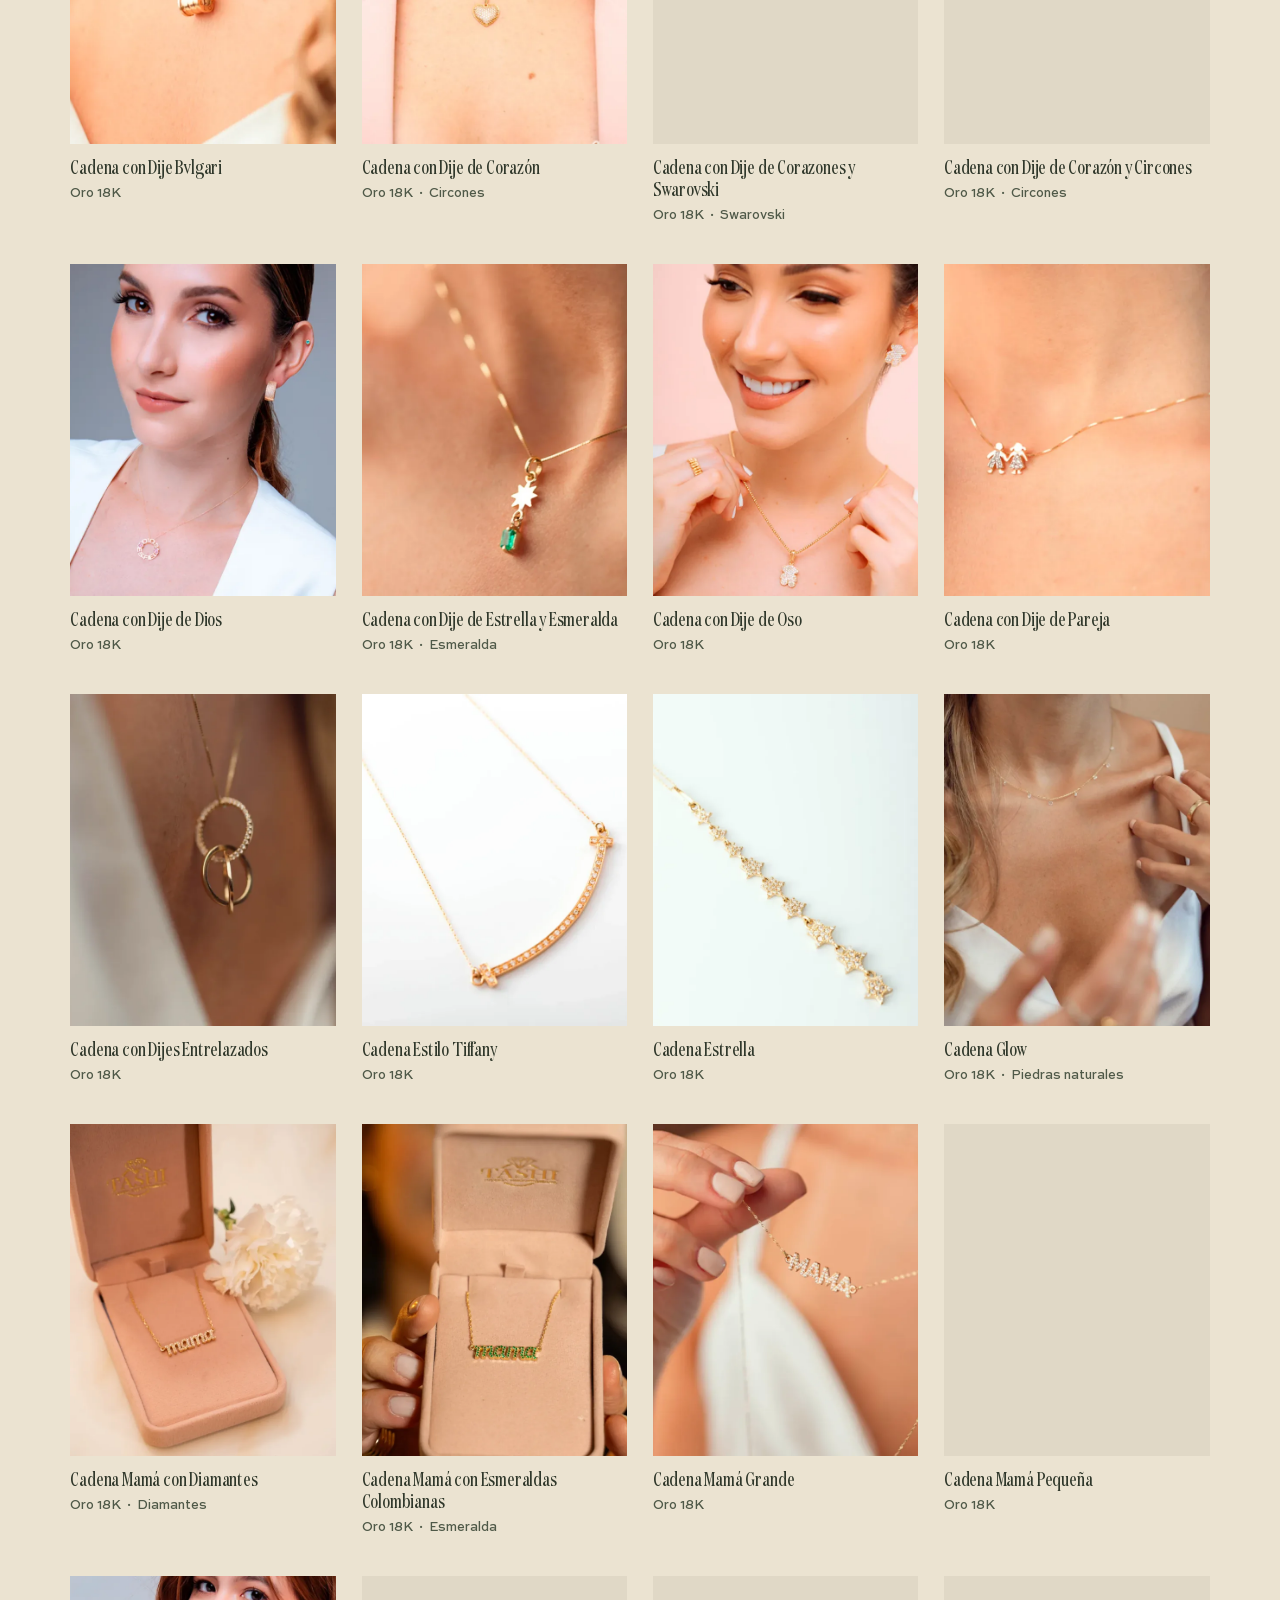
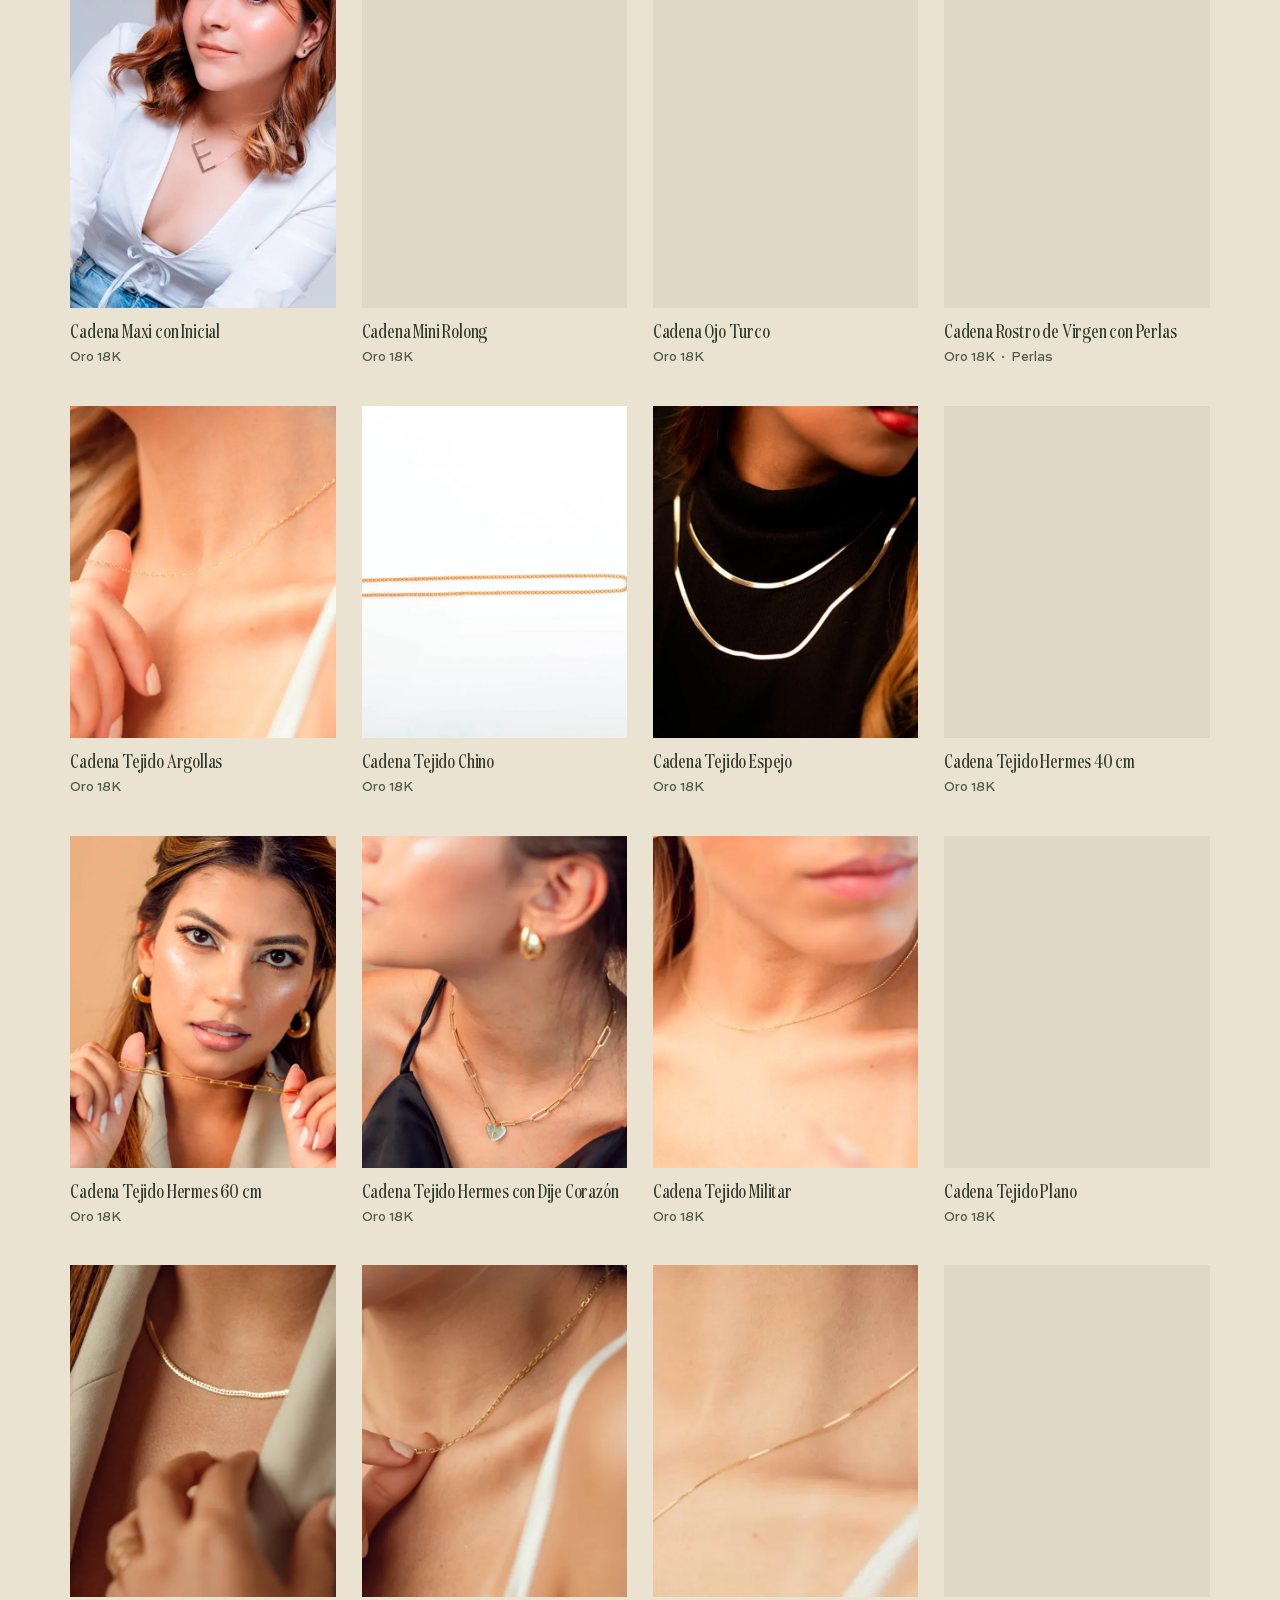
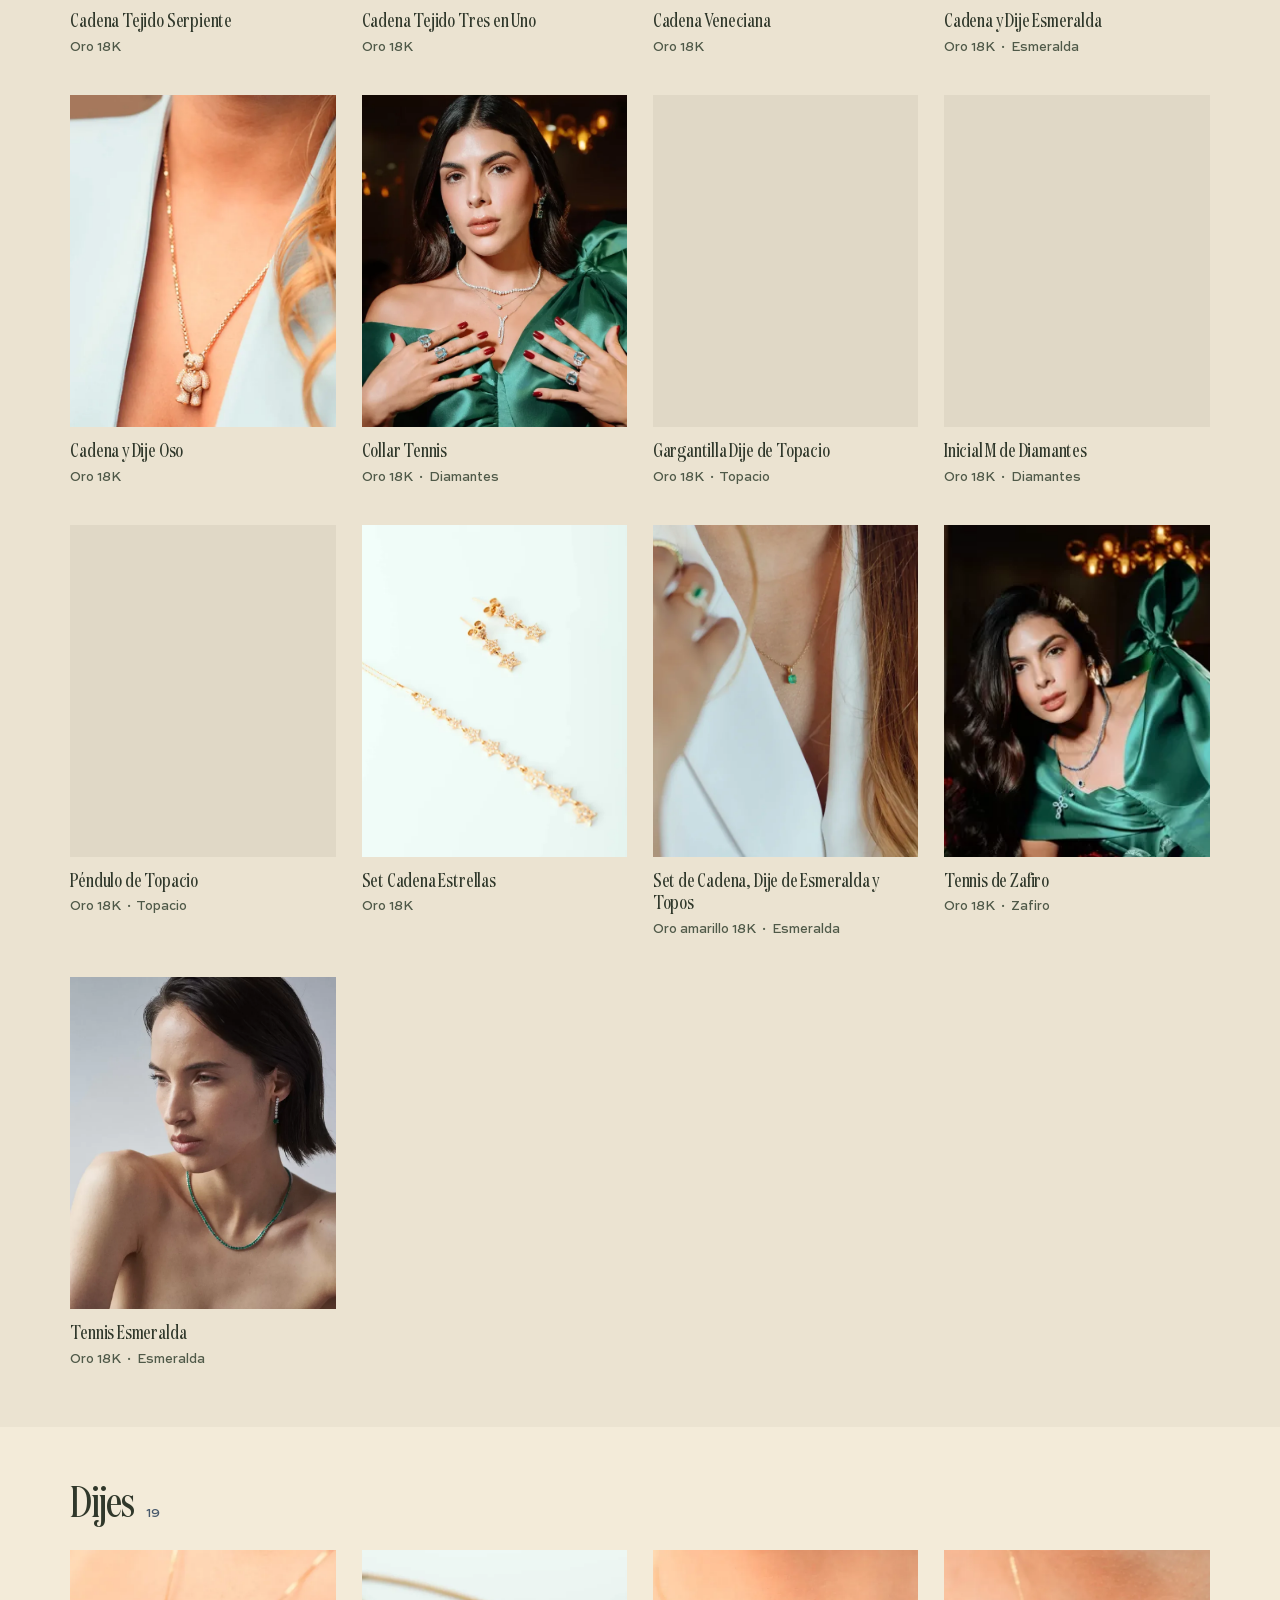
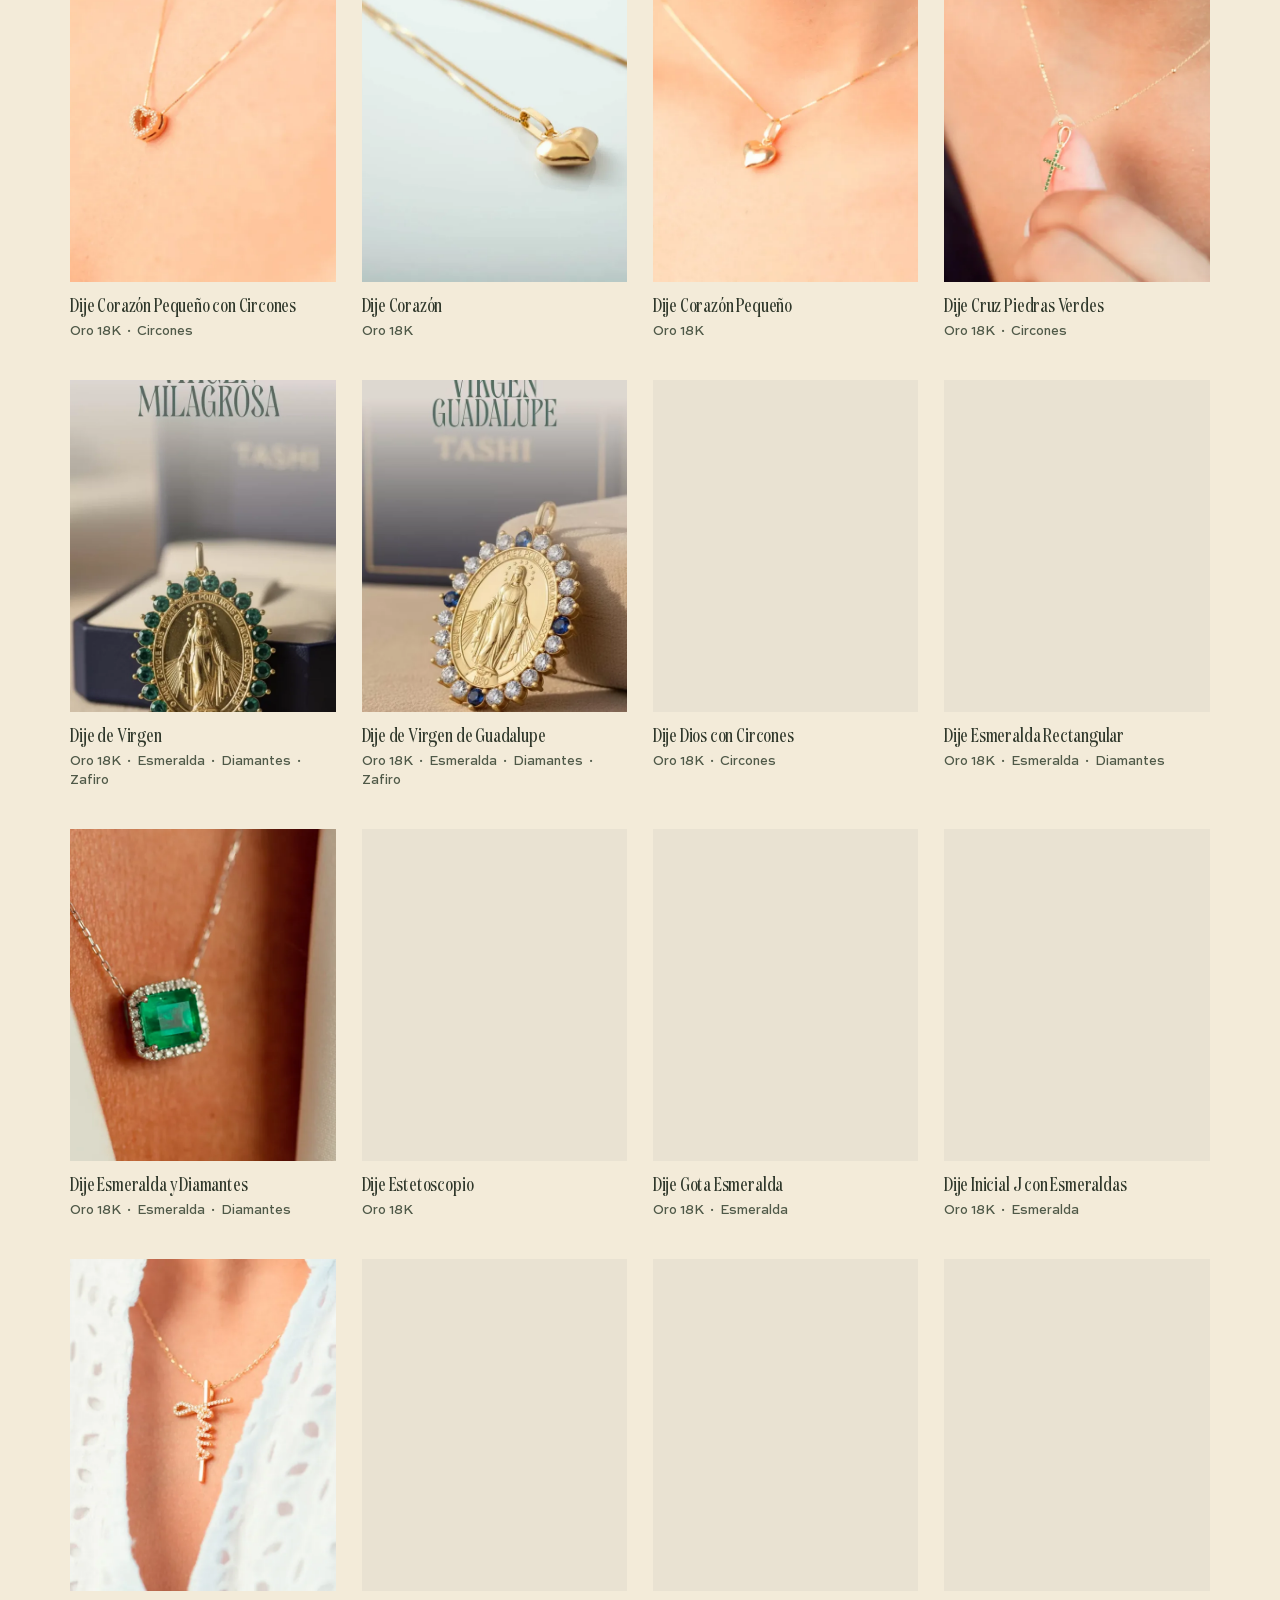
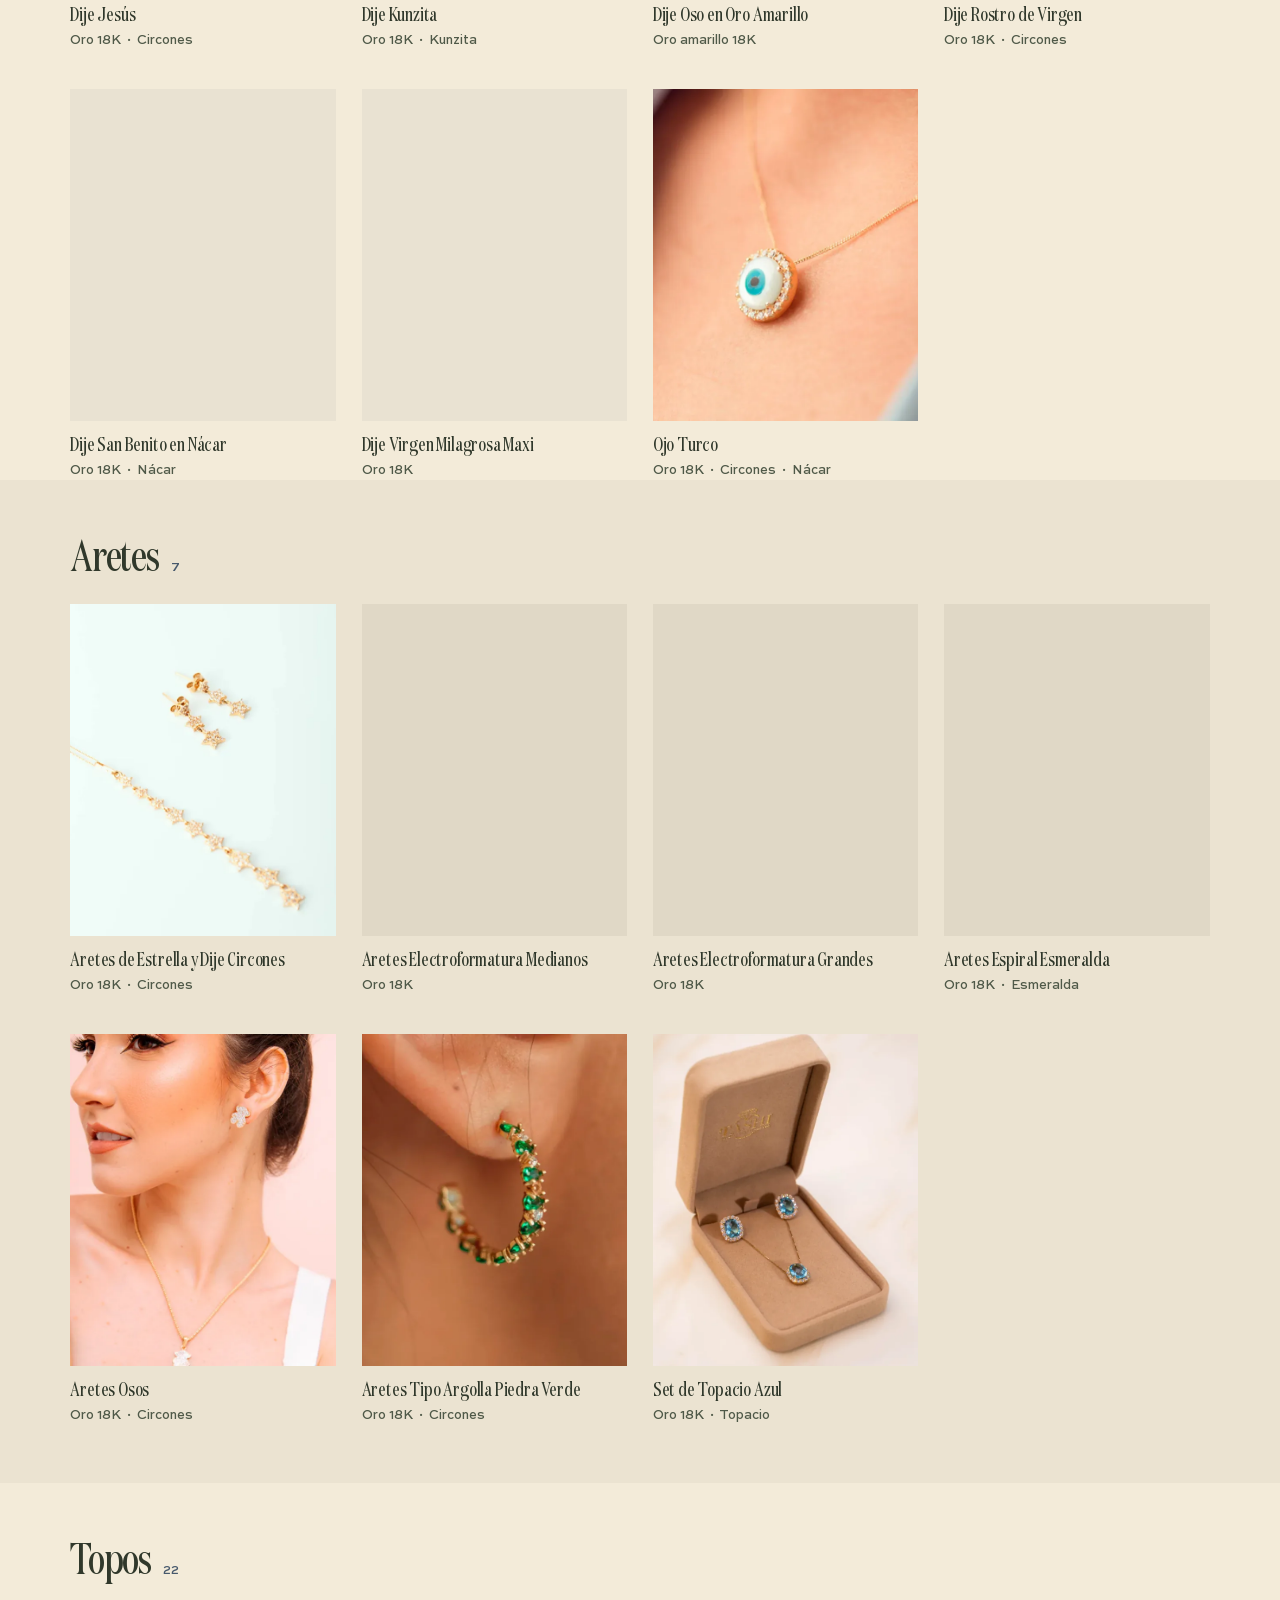
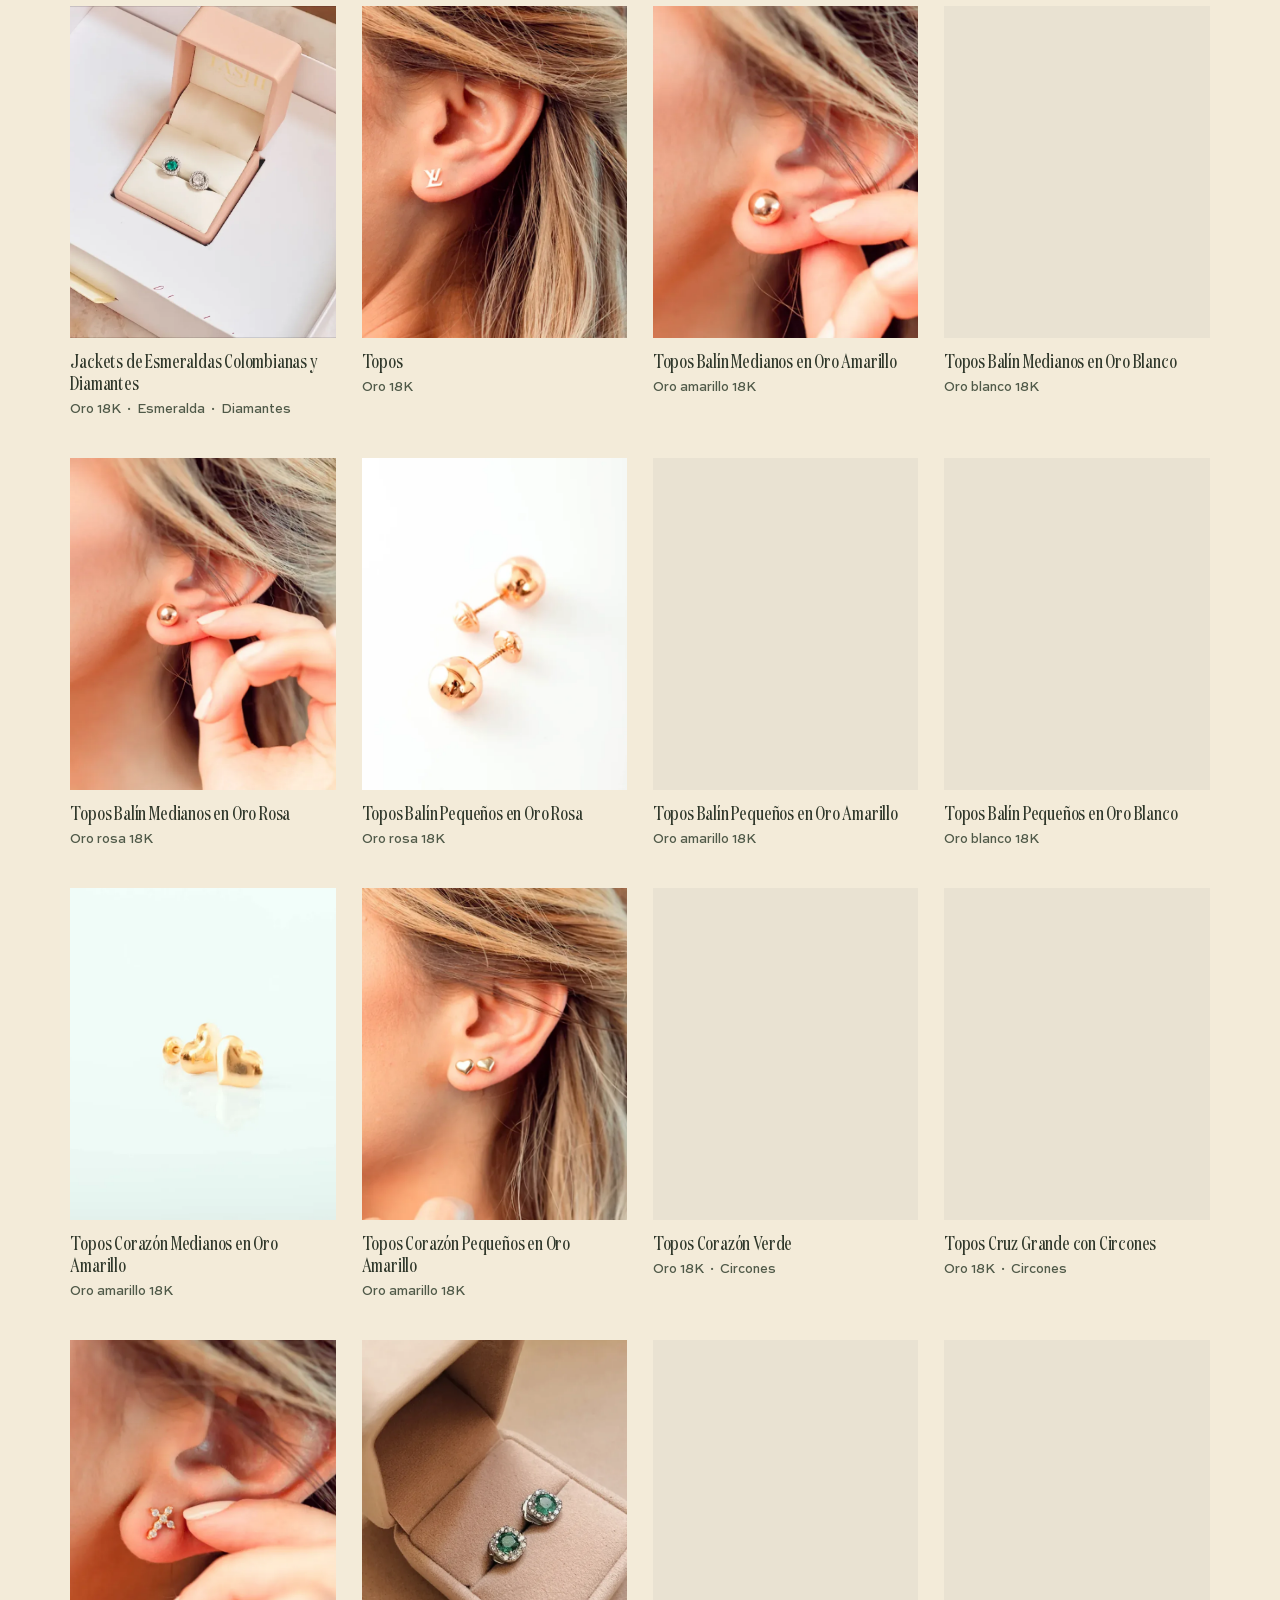
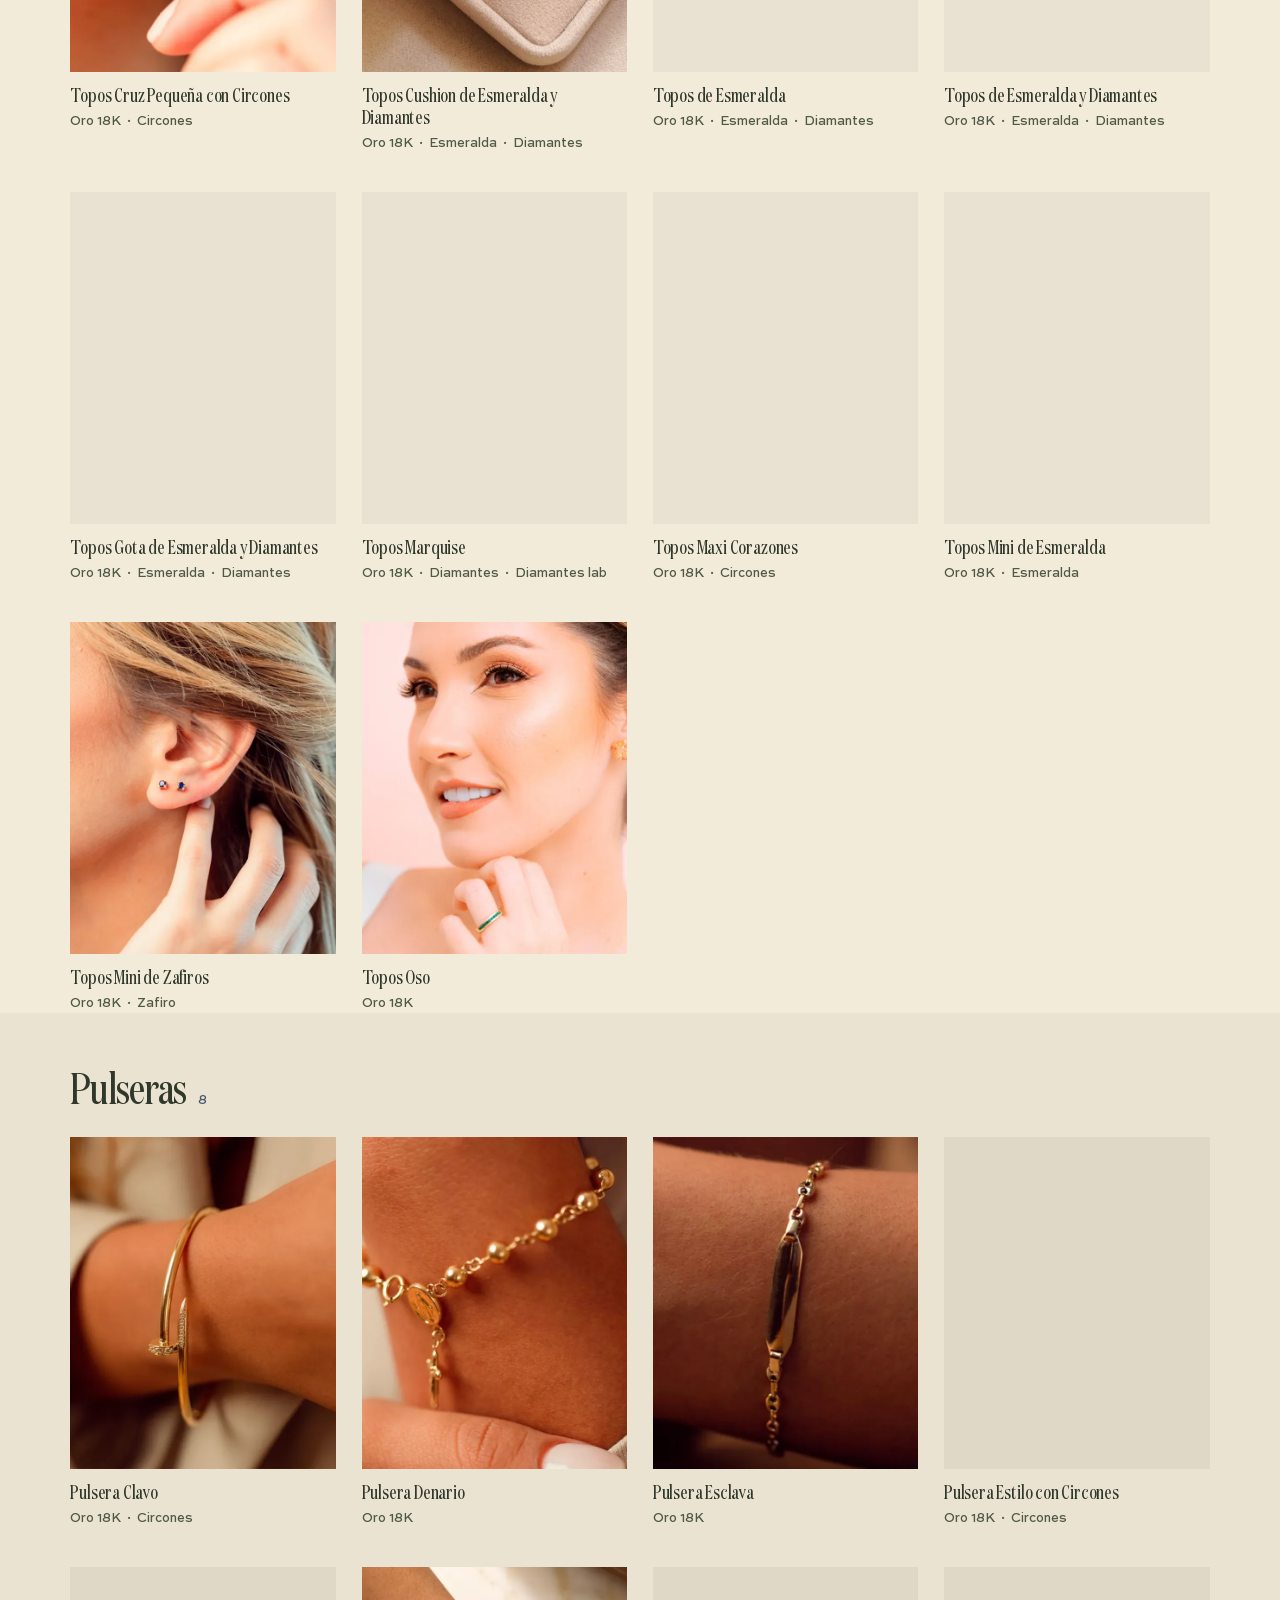
<file: catalogo/index.html>
<!doctype html>
<html lang="es">
<head>
  <meta charset="UTF-8">
  <meta name="viewport" content="width=device-width, initial-scale=1">
  <meta name="robots" content="noindex, nofollow">
  <meta name="theme-color" content="#f3ebd9">
  <meta name="description" content="Catálogo de Tashi Joyería: 145 piezas en oro 18K. Anillos, cadenas, dijes, aretes, topos y pulseras.">
  <title>Catálogo — Tashi Joyería</title>
  <link rel="icon" href="../tashi-assets/logo.webp" type="image/webp">
  <link rel="preload" href="../tashi-assets/domaine.ttf" as="font" type="font/ttf" crossorigin>
  <link rel="preload" href="../tashi-assets/sweet-sans.ttf" as="font" type="font/ttf" crossorigin>
  <link rel="stylesheet" href="catalogo.css?v=10">
  <script>if ("IntersectionObserver" in window) { document.documentElement.classList.add("js-reveal"); setTimeout(() => { if (!document.querySelector(".plate.is-in")) document.documentElement.classList.remove("js-reveal"); }, 2500); }</script>
  <script src="catalogo.js?v=15" defer></script>
</head>
<body>
  <a class="skip" href="#catalogo">Ir al catálogo</a>

  <header class="cat-header">
    <a class="cat-brand" href="../index.html" aria-label="Tashi Joyería, volver al inicio">
      <img src="../tashi-assets/logo.webp" width="400" height="145" alt="Tashi">
    </a>
    <nav class="cat-nav" aria-label="Navegación del catálogo">
      <a href="../index.html">Inicio</a>
      <a href="../index.html#personaliza">A medida</a>
    </nav>
    <a class="cat-header-cta" href="../index.html#cotizar">Cotizar <svg aria-hidden="true"><use href="#cat-arrow"/></svg></a>
  </header>

  <main id="catalogo">
    <section class="cat-hero" aria-labelledby="cat-title">
      <h1 id="cat-title">Catálogo</h1>
      <p>145 piezas en oro 18K. Elige una y cotízala por WhatsApp.</p>
    </section>

    <section class="cat-toolbar" id="buscar" aria-label="Buscar y filtrar el catálogo">
      <div class="cat-search-row">
        <label class="cat-search" for="catalog-search">
          <svg aria-hidden="true"><use href="#cat-search"/></svg>
          <input id="catalog-search" type="search" placeholder="Buscar: esmeralda, cadena, corazón…" autocomplete="off" spellcheck="false">
        </label>
        <p class="cat-count" id="catalog-count" role="status" aria-live="polite">145 piezas</p>
      </div>
      <div class="cat-filters" role="group" aria-label="Filtrar por categoría">
        <button class="cat-filter is-active" type="button" data-filter="Todos" aria-pressed="true">Todos</button>
        <button class="cat-filter" type="button" data-filter="Anillos" aria-pressed="false">Anillos <span>32</span></button>
        <button class="cat-filter" type="button" data-filter="Cadenas" aria-pressed="false">Cadenas <span>45</span></button>
        <button class="cat-filter" type="button" data-filter="Dijes" aria-pressed="false">Dijes <span>19</span></button>
        <button class="cat-filter" type="button" data-filter="Aretes" aria-pressed="false">Aretes <span>7</span></button>
        <button class="cat-filter" type="button" data-filter="Topos" aria-pressed="false">Topos <span>22</span></button>
        <button class="cat-filter" type="button" data-filter="Pulseras" aria-pressed="false">Pulseras <span>8</span></button>
        <button class="cat-filter" type="button" data-filter="Argollas" aria-pressed="false">Argollas <span>5</span></button>
        <button class="cat-filter" type="button" data-filter="Candongas" aria-pressed="false">Candongas <span>2</span></button>
        <button class="cat-filter" type="button" data-filter="Nodrizas" aria-pressed="false">Nodrizas <span>3</span></button>
        <button class="cat-filter" type="button" data-filter="Rosarios" aria-pressed="false">Rosarios <span>2</span></button>
      </div>
    </section>

    <div class="cat-grid-wrap" id="catalog-grid">
      <section class="chapter" id="capitulo-anillos" data-chapter="Anillos" aria-labelledby="chapter-0">
  <header class="chapter-head"><h2 id="chapter-0">Anillos</h2><span class="chapter-count">32</span></header>
  <div class="chapter-grid"><article class="plate" data-category="Anillos" data-index="0" data-search="anillo temporal blue anillos oro 18k · topacio oro 18k topacio natural de medidas de 20×15 mm, es una piedra central maxi, ideal para ocasiones y eventos de lujo.">
  <button class="plate-button" type="button" data-open="0" aria-haspopup="dialog" aria-label="Ver Anillo Temporal Blue">
    <span class="plate-media"><img src="../tashi-assets/catalogo/temporal-blue.webp" width="562" height="1000" alt="Anillo Temporal Blue de Tashi" loading="lazy" decoding="async"></span>
    <span class="plate-name">Anillo Temporal Blue</span>
    <span class="plate-materials">Oro 18K · Topacio</span>
  </button>
</article><article class="plate" data-category="Anillos" data-index="1" data-search="anillo balín mini anillos oro 18k oro 18k">
  <button class="plate-button" type="button" data-open="1" aria-haspopup="dialog" aria-label="Ver Anillo Balín Mini">
    <span class="plate-media"><img src="../tashi-assets/catalogo/anillo-balines-mini.webp" width="768" height="768" alt="Anillo Balín Mini de Tashi" loading="lazy" decoding="async"></span>
    <span class="plate-name">Anillo Balín Mini</span>
    <span class="plate-materials">Oro 18K</span>
  </button>
</article><article class="plate" data-category="Anillos" data-index="2" data-search="anillo banda circones anillos oro 18k · circones oro 18k">
  <button class="plate-button" type="button" data-open="2" aria-haspopup="dialog" aria-label="Ver Anillo Banda Circones">
    <span class="plate-media"><img src="../tashi-assets/catalogo/anillo-banda-circones-2.webp" width="768" height="768" alt="Anillo Banda Circones de Tashi" loading="lazy" decoding="async"></span>
    <span class="plate-name">Anillo Banda Circones</span>
    <span class="plate-materials">Oro 18K · Circones</span>
  </button>
</article><article class="plate" data-category="Anillos" data-index="3" data-search="anillo banda esmeraldas colombianas anillos oro 18k · esmeralda oro 18k, esmeraldas naturales">
  <button class="plate-button" type="button" data-open="3" aria-haspopup="dialog" aria-label="Ver Anillo Banda Esmeraldas Colombianas">
    <span class="plate-media"><img src="../tashi-assets/catalogo/anillo-banda-esmeraldas-colombianas.webp" width="768" height="768" alt="Anillo Banda Esmeraldas Colombianas de Tashi" loading="lazy" decoding="async"></span>
    <span class="plate-name">Anillo Banda Esmeraldas Colombianas</span>
    <span class="plate-materials">Oro 18K · Esmeralda</span>
  </button>
</article><article class="plate" data-category="Anillos" data-index="4" data-search="anillo banda matrimonio anillos oro 18k · circones oro 18k, circones suizos">
  <button class="plate-button" type="button" data-open="4" aria-haspopup="dialog" aria-label="Ver Anillo Banda Matrimonio">
    <span class="plate-media"><img src="../tashi-assets/catalogo/anillo-banda-matrimonio.webp" width="768" height="768" alt="Anillo Banda Matrimonio de Tashi" loading="lazy" decoding="async"></span>
    <span class="plate-name">Anillo Banda Matrimonio</span>
    <span class="plate-materials">Oro 18K · Circones</span>
  </button>
</article><article class="plate" data-category="Anillos" data-index="5" data-search="anillo clavo mini anillos oro 18k oro nacional 18k">
  <button class="plate-button" type="button" data-open="5" aria-haspopup="dialog" aria-label="Ver Anillo Clavo Mini">
    <span class="plate-media"><img src="../tashi-assets/catalogo/anillo-clavo-mini.webp" width="768" height="768" alt="Anillo Clavo Mini de Tashi" loading="lazy" decoding="async"></span>
    <span class="plate-name">Anillo Clavo Mini</span>
    <span class="plate-materials">Oro 18K</span>
  </button>
</article><article class="plate" data-category="Anillos" data-index="6" data-search="anillo de compromiso con circones anillos oro 18k · circones oro 18k">
  <button class="plate-button" type="button" data-open="6" aria-haspopup="dialog" aria-label="Ver Anillo de Compromiso con Circones">
    <span class="plate-media"><img src="../tashi-assets/catalogo/anillo-compromiso-circones.webp" width="768" height="768" alt="Anillo de Compromiso con Circones de Tashi" loading="lazy" decoding="async"></span>
    <span class="plate-name">Anillo de Compromiso con Circones</span>
    <span class="plate-materials">Oro 18K · Circones</span>
  </button>
</article><article class="plate" data-category="Anillos" data-index="7" data-search="anillo de compromiso en oro blanco anillos oro blanco 18k · circones oro 18k, piedras circones">
  <button class="plate-button" type="button" data-open="7" aria-haspopup="dialog" aria-label="Ver Anillo de Compromiso en Oro Blanco">
    <span class="plate-media"><img src="../tashi-assets/catalogo/anillo-compromiso-oro-blanco.webp" width="768" height="768" alt="Anillo de Compromiso en Oro Blanco de Tashi" loading="lazy" decoding="async"></span>
    <span class="plate-name">Anillo de Compromiso en Oro Blanco</span>
    <span class="plate-materials">Oro blanco 18K · Circones</span>
  </button>
</article><article class="plate" data-category="Anillos" data-index="8" data-search="anillo corazón azul anillos oro 18k · circones oro 18k y circones">
  <button class="plate-button" type="button" data-open="8" aria-haspopup="dialog" aria-label="Ver Anillo Corazón Azul">
    <span class="plate-media"><img src="../tashi-assets/catalogo/anillo-corazon-azul.webp" width="768" height="768" alt="Anillo Corazón Azul de Tashi" loading="lazy" decoding="async"></span>
    <span class="plate-name">Anillo Corazón Azul</span>
    <span class="plate-materials">Oro 18K · Circones</span>
  </button>
</article><article class="plate" data-category="Anillos" data-index="9" data-search="anillo corazones doble banda anillos oro 18k · circones oro 18k, piedras circones suizos">
  <button class="plate-button" type="button" data-open="9" aria-haspopup="dialog" aria-label="Ver Anillo Corazones Doble Banda">
    <span class="plate-media"><img src="../tashi-assets/catalogo/anillo-corazones-doble-banda.webp" width="768" height="768" alt="Anillo Corazones Doble Banda de Tashi" loading="lazy" decoding="async"></span>
    <span class="plate-name">Anillo Corazones Doble Banda</span>
    <span class="plate-materials">Oro 18K · Circones</span>
  </button>
</article><article class="plate" data-category="Anillos" data-index="10" data-search="anillo corazón verde anillos oro 18k · circones oro 18k piedra circones">
  <button class="plate-button" type="button" data-open="10" aria-haspopup="dialog" aria-label="Ver Anillo Corazón Verde">
    <span class="plate-media"><img src="../tashi-assets/catalogo/anillo-corazon-verde.webp" width="768" height="768" alt="Anillo Corazón Verde de Tashi" loading="lazy" decoding="async"></span>
    <span class="plate-name">Anillo Corazón Verde</span>
    <span class="plate-materials">Oro 18K · Circones</span>
  </button>
</article><article class="plate" data-category="Anillos" data-index="11" data-search="anillo cruz circones anillos oro 18k · circones oro 18k">
  <button class="plate-button" type="button" data-open="11" aria-haspopup="dialog" aria-label="Ver Anillo Cruz Circones">
    <span class="plate-media"><img src="../tashi-assets/catalogo/anillo-cruz-circones.webp" width="768" height="768" alt="Anillo Cruz Circones de Tashi" loading="lazy" decoding="async"></span>
    <span class="plate-name">Anillo Cruz Circones</span>
    <span class="plate-materials">Oro 18K · Circones</span>
  </button>
</article><article class="plate" data-category="Anillos" data-index="12" data-search="anillo de zafiro anillos oro 18k · diamantes · zafiro oro 18k zafiro natural, doble aro de diamantes">
  <button class="plate-button" type="button" data-open="12" aria-haspopup="dialog" aria-label="Ver Anillo de Zafiro">
    <span class="plate-media"><img src="../tashi-assets/catalogo/anillo-de-zafiro.webp" width="668" height="1000" alt="Anillo de Zafiro de Tashi" loading="lazy" decoding="async"></span>
    <span class="plate-name">Anillo de Zafiro</span>
    <span class="plate-materials">Oro 18K · Diamantes · Zafiro</span>
  </button>
</article><article class="plate" data-category="Anillos" data-index="13" data-search="anillo denario cruz anillos oro 18k oro 18k">
  <button class="plate-button" type="button" data-open="13" aria-haspopup="dialog" aria-label="Ver Anillo Denario Cruz">
    <span class="plate-media"><img src="../tashi-assets/catalogo/anillo-denario-cruz.webp" width="768" height="768" alt="Anillo Denario Cruz de Tashi" loading="lazy" decoding="async"></span>
    <span class="plate-name">Anillo Denario Cruz</span>
    <span class="plate-materials">Oro 18K</span>
  </button>
</article><article class="plate" data-category="Anillos" data-index="14" data-search="anillo dual gems, esmeralda y oro blanco anillos oro blanco 18k · esmeralda · circones oro 18k, piedras esmeralda y circones suizos">
  <button class="plate-button" type="button" data-open="14" aria-haspopup="dialog" aria-label="Ver Anillo Dual Gems, Esmeralda y Oro Blanco">
    <span class="plate-media"><img src="../tashi-assets/catalogo/anillo-esmeralda-colombiana-oro-blanco-dual-gems.webp" width="768" height="768" alt="Anillo Dual Gems, Esmeralda y Oro Blanco de Tashi" loading="lazy" decoding="async"></span>
    <span class="plate-name">Anillo Dual Gems, Esmeralda y Oro Blanco</span>
    <span class="plate-materials">Oro blanco 18K · Esmeralda · Circones</span>
  </button>
</article><article class="plate" data-category="Anillos" data-index="15" data-search="anillo esmeralda y diamantes anillos oro 18k · esmeralda · diamantes oro 18k esmeralda y diamantes certificados">
  <button class="plate-button" type="button" data-open="15" aria-haspopup="dialog" aria-label="Ver Anillo Esmeralda y Diamantes">
    <span class="plate-media"><img src="../tashi-assets/catalogo/anillo-esmeralda-y-diamantes.webp" width="800" height="800" alt="Anillo Esmeralda y Diamantes de Tashi" loading="lazy" decoding="async"></span>
    <span class="plate-name">Anillo Esmeralda y Diamantes</span>
    <span class="plate-materials">Oro 18K · Esmeralda · Diamantes</span>
  </button>
</article><article class="plate" data-category="Anillos" data-index="16" data-search="anillo esmeralda y diamantes anillos oro 18k · esmeralda · diamantes ">
  <button class="plate-button" type="button" data-open="16" aria-haspopup="dialog" aria-label="Ver Anillo Esmeralda y Diamantes">
    <span class="plate-media"><img src="../tashi-assets/catalogo/anillo-esmeralda-y-diamantes-2.webp" width="938" height="1000" alt="Anillo Esmeralda y Diamantes de Tashi" loading="lazy" decoding="async"></span>
    <span class="plate-name">Anillo Esmeralda y Diamantes</span>
    <span class="plate-materials">Oro 18K · Esmeralda · Diamantes</span>
  </button>
</article><article class="plate" data-category="Anillos" data-index="17" data-search="anillo estilo delgado anillos oro 18k oro 18k">
  <button class="plate-button" type="button" data-open="17" aria-haspopup="dialog" aria-label="Ver Anillo Estilo Delgado">
    <span class="plate-media"><img src="../tashi-assets/catalogo/anillo-estilo-delgado.webp" width="768" height="768" alt="Anillo Estilo Delgado de Tashi" loading="lazy" decoding="async"></span>
    <span class="plate-name">Anillo Estilo Delgado</span>
    <span class="plate-materials">Oro 18K</span>
  </button>
</article><article class="plate" data-category="Anillos" data-index="18" data-search="anillo estilo tiffany anillos oro 18k oro 18k">
  <button class="plate-button" type="button" data-open="18" aria-haspopup="dialog" aria-label="Ver Anillo Estilo Tiffany">
    <span class="plate-media"><img src="../tashi-assets/catalogo/anillo-estilo-tiffany.webp" width="768" height="768" alt="Anillo Estilo Tiffany de Tashi" loading="lazy" decoding="async"></span>
    <span class="plate-name">Anillo Estilo Tiffany</span>
    <span class="plate-materials">Oro 18K</span>
  </button>
</article><article class="plate" data-category="Anillos" data-index="19" data-search="anillo fendi en oro rosa y amarillo anillos oro rosa 18k · circones oro 18k, piedras circones suizos">
  <button class="plate-button" type="button" data-open="19" aria-haspopup="dialog" aria-label="Ver Anillo Fendi en Oro Rosa y Amarillo">
    <span class="plate-media"><img src="../tashi-assets/catalogo/anillo-fendi-oro-rosa-y-amariilo.webp" width="768" height="768" alt="Anillo Fendi en Oro Rosa y Amarillo de Tashi" loading="lazy" decoding="async"></span>
    <span class="plate-name">Anillo Fendi en Oro Rosa y Amarillo</span>
    <span class="plate-materials">Oro rosa 18K · Circones</span>
  </button>
</article><article class="plate" data-category="Anillos" data-index="20" data-search="anillo infinito con circones de colores anillos oro 18k · circones oro 18k">
  <button class="plate-button" type="button" data-open="20" aria-haspopup="dialog" aria-label="Ver Anillo Infinito con Circones de Colores">
    <span class="plate-media"><img src="../tashi-assets/catalogo/anillo-infinito-circones-de-colores.webp" width="768" height="768" alt="Anillo Infinito con Circones de Colores de Tashi" loading="lazy" decoding="async"></span>
    <span class="plate-name">Anillo Infinito con Circones de Colores</span>
    <span class="plate-materials">Oro 18K · Circones</span>
  </button>
</article><article class="plate" data-category="Anillos" data-index="21" data-search="anillo infinito entrelazado anillos oro 18k · circones oro 18k, piedras circones">
  <button class="plate-button" type="button" data-open="21" aria-haspopup="dialog" aria-label="Ver Anillo Infinito Entrelazado">
    <span class="plate-media"><img src="../tashi-assets/catalogo/anillo-infinito-entrelazado.webp" width="768" height="768" alt="Anillo Infinito Entrelazado de Tashi" loading="lazy" decoding="async"></span>
    <span class="plate-name">Anillo Infinito Entrelazado</span>
    <span class="plate-materials">Oro 18K · Circones</span>
  </button>
</article><article class="plate" data-category="Anillos" data-index="22" data-search="anillo infinitos entrelazados anillos oro 18k · circones oro 18k, circones suizos">
  <button class="plate-button" type="button" data-open="22" aria-haspopup="dialog" aria-label="Ver Anillo Infinitos Entrelazados">
    <span class="plate-media"><img src="../tashi-assets/catalogo/anillo-infinitos-entrelazados.webp" width="768" height="768" alt="Anillo Infinitos Entrelazados de Tashi" loading="lazy" decoding="async"></span>
    <span class="plate-name">Anillo Infinitos Entrelazados</span>
    <span class="plate-materials">Oro 18K · Circones</span>
  </button>
</article><article class="plate" data-category="Anillos" data-index="23" data-search="anillo lady di, versión grande con diamantes anillos oro 18k · diamantes · zafiro oro 18k con zafiro natural con diamantes">
  <button class="plate-button" type="button" data-open="23" aria-haspopup="dialog" aria-label="Ver Anillo Lady Di, Versión Grande con Diamantes">
    <span class="plate-media"><img src="../tashi-assets/catalogo/anillo-lady-di-version-grande-con-diamantes.webp" width="668" height="1000" alt="Anillo Lady Di, Versión Grande con Diamantes de Tashi" loading="lazy" decoding="async"></span>
    <span class="plate-name">Anillo Lady Di, Versión Grande con Diamantes</span>
    <span class="plate-materials">Oro 18K · Diamantes · Zafiro</span>
  </button>
</article><article class="plate" data-category="Anillos" data-index="24" data-search="anillo lady di pequeño en oro blanco anillos oro blanco 18k anillo elaborado en oro 18k blanco">
  <button class="plate-button" type="button" data-open="24" aria-haspopup="dialog" aria-label="Ver Anillo Lady Di Pequeño en Oro Blanco">
    <span class="plate-media"><img src="../tashi-assets/catalogo/anillo-ladydi-oro-blanco.webp" width="750" height="1000" alt="Anillo Lady Di Pequeño en Oro Blanco de Tashi" loading="lazy" decoding="async"></span>
    <span class="plate-name">Anillo Lady Di Pequeño en Oro Blanco</span>
    <span class="plate-materials">Oro blanco 18K</span>
  </button>
</article><article class="plate" data-category="Anillos" data-index="25" data-search="anillo legacy blue anillos oro 18k · diamantes · topacio oro 18k topacio natural y diamantes naturales, es nuestro famoso legacy blue, pieza icónica de nuestra colección tashi">
  <button class="plate-button" type="button" data-open="25" aria-haspopup="dialog" aria-label="Ver Anillo Legacy Blue">
    <span class="plate-media"><img src="../tashi-assets/catalogo/3441.webp" width="667" height="1000" alt="Anillo Legacy Blue de Tashi" loading="lazy" decoding="async"></span>
    <span class="plate-name">Anillo Legacy Blue</span>
    <span class="plate-materials">Oro 18K · Diamantes · Topacio</span>
  </button>
</article><article class="plate" data-category="Anillos" data-index="26" data-search="anillo mariposa anillos oro 18k · moissanite oro 18k con piedras moisanite">
  <button class="plate-button" type="button" data-open="26" aria-haspopup="dialog" aria-label="Ver Anillo Mariposa">
    <span class="plate-media"><img src="../tashi-assets/catalogo/3470.webp" width="668" height="1000" alt="Anillo Mariposa de Tashi" loading="lazy" decoding="async"></span>
    <span class="plate-name">Anillo Mariposa</span>
    <span class="plate-materials">Oro 18K · Moissanite</span>
  </button>
</article><article class="plate" data-category="Anillos" data-index="27" data-search="anillo piedras fucsia anillos oro 18k · circones oro 18k, piedras circones suizos">
  <button class="plate-button" type="button" data-open="27" aria-haspopup="dialog" aria-label="Ver Anillo Piedras Fucsia">
    <span class="plate-media"><img src="../tashi-assets/catalogo/anillo-piedras-fucsia.webp" width="768" height="768" alt="Anillo Piedras Fucsia de Tashi" loading="lazy" decoding="async"></span>
    <span class="plate-name">Anillo Piedras Fucsia</span>
    <span class="plate-materials">Oro 18K · Circones</span>
  </button>
</article><article class="plate" data-category="Anillos" data-index="28" data-search="anillo royal rose anillos oro blanco 18k · diamantes · kunzita la pieza cuenta con engaste de diamantes naturales. una kunzita natural como piedra central, sobre una montura elaborada en oro rosa y oro blanco, con un detalle de la flor de lis en la corona, es realmente una joya atemporal y deslumbrante.">
  <button class="plate-button" type="button" data-open="28" aria-haspopup="dialog" aria-label="Ver Anillo Royal Rose">
    <span class="plate-media"><img src="../tashi-assets/catalogo/anillo-royal-rose.webp" width="966" height="1000" alt="Anillo Royal Rose de Tashi" loading="lazy" decoding="async"></span>
    <span class="plate-name">Anillo Royal Rose</span>
    <span class="plate-materials">Oro blanco 18K · Diamantes · Kunzita</span>
  </button>
</article><article class="plate" data-category="Anillos" data-index="29" data-search="anillo tú y yo anillos oro 18k · esmeralda · diamantes oro 18k con diamante de lab corte gota 2, 0ct y diamante corte esmeralda 2, 0ct">
  <button class="plate-button" type="button" data-open="29" aria-haspopup="dialog" aria-label="Ver Anillo Tú y Yo">
    <span class="plate-media"><img src="../tashi-assets/catalogo/anillo-tu-y-yo.webp" width="668" height="1000" alt="Anillo Tú y Yo de Tashi" loading="lazy" decoding="async"></span>
    <span class="plate-name">Anillo Tú y Yo</span>
    <span class="plate-materials">Oro 18K · Esmeralda · Diamantes</span>
  </button>
</article><article class="plate" data-category="Anillos" data-index="30" data-search="anillo tú y yo con moissanite anillos oro 18k · esmeralda · moissanite oro 18k con moisanite corte gota y corte esmeralda">
  <button class="plate-button" type="button" data-open="30" aria-haspopup="dialog" aria-label="Ver Anillo Tú y Yo con Moissanite">
    <span class="plate-media"><img src="../tashi-assets/catalogo/anillo-tu-y-yo-moisanite.webp" width="668" height="1000" alt="Anillo Tú y Yo con Moissanite de Tashi" loading="lazy" decoding="async"></span>
    <span class="plate-name">Anillo Tú y Yo con Moissanite</span>
    <span class="plate-materials">Oro 18K · Esmeralda · Moissanite</span>
  </button>
</article><article class="plate" data-category="Anillos" data-index="31" data-search="dual gems, esmeralda y diamante anillos oro 18k · esmeralda · diamantes best seller, anillo en oro 18k con gemas centrales de esmeralda colombiana y diamante, perfectamente adornada con puntos de diamante que resaltan su brillo y elegancia.">
  <button class="plate-button" type="button" data-open="31" aria-haspopup="dialog" aria-label="Ver Dual Gems, Esmeralda y Diamante">
    <span class="plate-media"><img src="../tashi-assets/catalogo/dual-gems-esmeralda-y-diamante-best-seller-tashi.webp" width="449" height="619" alt="Dual Gems, Esmeralda y Diamante de Tashi" loading="lazy" decoding="async"></span>
    <span class="plate-name">Dual Gems, Esmeralda y Diamante</span>
    <span class="plate-materials">Oro 18K · Esmeralda · Diamantes</span>
  </button>
</article></div>
</section>
      <section class="chapter" id="capitulo-cadenas" data-chapter="Cadenas" aria-labelledby="chapter-1">
  <header class="chapter-head"><h2 id="chapter-1">Cadenas</h2><span class="chapter-count">45</span></header>
  <div class="chapter-grid"><article class="plate" data-category="Cadenas" data-index="32" data-search="cadena balín cadenas oro 18k oro italiano, largo 40 cm">
  <button class="plate-button" type="button" data-open="32" aria-haspopup="dialog" aria-label="Ver Cadena Balín">
    <span class="plate-media"><img src="../tashi-assets/catalogo/cadena-balin.webp" width="768" height="768" alt="Cadena Balín de Tashi" loading="lazy" decoding="async"></span>
    <span class="plate-name">Cadena Balín</span>
    <span class="plate-materials">Oro 18K</span>
  </button>
</article><article class="plate" data-category="Cadenas" data-index="33" data-search="cadena corazón cadenas oro 18k · esmeralda · diamantes oro 18k esmeralda 0.60ct vivid green diamantes de 1mm">
  <button class="plate-button" type="button" data-open="33" aria-haspopup="dialog" aria-label="Ver Cadena Corazón">
    <span class="plate-media"><img src="../tashi-assets/catalogo/cadena-corazon.webp" width="800" height="1000" alt="Cadena Corazón de Tashi" loading="lazy" decoding="async"></span>
    <span class="plate-name">Cadena Corazón</span>
    <span class="plate-materials">Oro 18K · Esmeralda · Diamantes</span>
  </button>
</article><article class="plate" data-category="Cadenas" data-index="34" data-search="cadena cruz con chispa de esmeralda cadenas oro 18k · esmeralda oro 18k chispa de esmeralda y tejido cadena oro italiano 45 cm">
  <button class="plate-button" type="button" data-open="34" aria-haspopup="dialog" aria-label="Ver Cadena Cruz con Chispa de Esmeralda">
    <span class="plate-media"><img src="../tashi-assets/catalogo/cadena-cruz-chispa-de-esmeralda.webp" width="768" height="768" alt="Cadena Cruz con Chispa de Esmeralda de Tashi" loading="lazy" decoding="async"></span>
    <span class="plate-name">Cadena Cruz con Chispa de Esmeralda</span>
    <span class="plate-materials">Oro 18K · Esmeralda</span>
  </button>
</article><article class="plate" data-category="Cadenas" data-index="35" data-search="cadena con dije azul cadenas oro 18k oro 18k y cadena elaborada en oro italiano largo 40 cm">
  <button class="plate-button" type="button" data-open="35" aria-haspopup="dialog" aria-label="Ver Cadena con Dije Azul">
    <span class="plate-media"><img src="../tashi-assets/catalogo/cadena-dije-azul.webp" width="768" height="768" alt="Cadena con Dije Azul de Tashi" loading="lazy" decoding="async"></span>
    <span class="plate-name">Cadena con Dije Azul</span>
    <span class="plate-materials">Oro 18K</span>
  </button>
</article><article class="plate" data-category="Cadenas" data-index="36" data-search="cadena con dije bvlgari cadenas oro 18k oro 18k y oro italiano 18k (750)">
  <button class="plate-button" type="button" data-open="36" aria-haspopup="dialog" aria-label="Ver Cadena con Dije Bvlgari">
    <span class="plate-media"><img src="../tashi-assets/catalogo/cadena-dije-bvlgari.webp" width="768" height="768" alt="Cadena con Dije Bvlgari de Tashi" loading="lazy" decoding="async"></span>
    <span class="plate-name">Cadena con Dije Bvlgari</span>
    <span class="plate-materials">Oro 18K</span>
  </button>
</article><article class="plate" data-category="Cadenas" data-index="37" data-search="cadena con dije de corazón cadenas oro 18k · circones oro 18k circones y cadena elaborada en oro italiano 45 cm">
  <button class="plate-button" type="button" data-open="37" aria-haspopup="dialog" aria-label="Ver Cadena con Dije de Corazón">
    <span class="plate-media"><img src="../tashi-assets/catalogo/cadena-dije-corazon.webp" width="768" height="768" alt="Cadena con Dije de Corazón de Tashi" loading="lazy" decoding="async"></span>
    <span class="plate-name">Cadena con Dije de Corazón</span>
    <span class="plate-materials">Oro 18K · Circones</span>
  </button>
</article><article class="plate" data-category="Cadenas" data-index="38" data-search="cadena con dije de corazones y swarovski cadenas oro 18k · swarovski oro italiano, largo 40 cm">
  <button class="plate-button" type="button" data-open="38" aria-haspopup="dialog" aria-label="Ver Cadena con Dije de Corazones y Swarovski">
    <span class="plate-media"><img src="../tashi-assets/catalogo/cadena-dije-corazones-y-swarowvski.webp" width="768" height="768" alt="Cadena con Dije de Corazones y Swarovski de Tashi" loading="lazy" decoding="async"></span>
    <span class="plate-name">Cadena con Dije de Corazones y Swarovski</span>
    <span class="plate-materials">Oro 18K · Swarovski</span>
  </button>
</article><article class="plate" data-category="Cadenas" data-index="39" data-search="cadena con dije de corazón y circones cadenas oro 18k · circones oro 18k y oro italiano 18k (750)">
  <button class="plate-button" type="button" data-open="39" aria-haspopup="dialog" aria-label="Ver Cadena con Dije de Corazón y Circones">
    <span class="plate-media"><img src="../tashi-assets/catalogo/cadena-dije-corazon-circones.webp" width="768" height="768" alt="Cadena con Dije de Corazón y Circones de Tashi" loading="lazy" decoding="async"></span>
    <span class="plate-name">Cadena con Dije de Corazón y Circones</span>
    <span class="plate-materials">Oro 18K · Circones</span>
  </button>
</article><article class="plate" data-category="Cadenas" data-index="40" data-search="cadena con dije de dios cadenas oro 18k oro 18k y cadena elaborada en oro italiano largo 40 cm">
  <button class="plate-button" type="button" data-open="40" aria-haspopup="dialog" aria-label="Ver Cadena con Dije de Dios">
    <span class="plate-media"><img src="../tashi-assets/catalogo/cadena-dije-dios.webp" width="768" height="768" alt="Cadena con Dije de Dios de Tashi" loading="lazy" decoding="async"></span>
    <span class="plate-name">Cadena con Dije de Dios</span>
    <span class="plate-materials">Oro 18K</span>
  </button>
</article><article class="plate" data-category="Cadenas" data-index="41" data-search="cadena con dije de estrella y esmeralda cadenas oro 18k · esmeralda oro 18k y oro italiano 18k (750)">
  <button class="plate-button" type="button" data-open="41" aria-haspopup="dialog" aria-label="Ver Cadena con Dije de Estrella y Esmeralda">
    <span class="plate-media"><img src="../tashi-assets/catalogo/cadena-dije-estrella-con-esmeralda.webp" width="768" height="768" alt="Cadena con Dije de Estrella y Esmeralda de Tashi" loading="lazy" decoding="async"></span>
    <span class="plate-name">Cadena con Dije de Estrella y Esmeralda</span>
    <span class="plate-materials">Oro 18K · Esmeralda</span>
  </button>
</article><article class="plate" data-category="Cadenas" data-index="42" data-search="cadena con dije de oso cadenas oro 18k oro 18k y cadena elaborada en oro italiano largo 45 cm">
  <button class="plate-button" type="button" data-open="42" aria-haspopup="dialog" aria-label="Ver Cadena con Dije de Oso">
    <span class="plate-media"><img src="../tashi-assets/catalogo/cadena-dije-oso.webp" width="768" height="768" alt="Cadena con Dije de Oso de Tashi" loading="lazy" decoding="async"></span>
    <span class="plate-name">Cadena con Dije de Oso</span>
    <span class="plate-materials">Oro 18K</span>
  </button>
</article><article class="plate" data-category="Cadenas" data-index="43" data-search="cadena con dije de pareja cadenas oro 18k oro 18k y oro italiano 18k (750)">
  <button class="plate-button" type="button" data-open="43" aria-haspopup="dialog" aria-label="Ver Cadena con Dije de Pareja">
    <span class="plate-media"><img src="../tashi-assets/catalogo/cadena-dije-pareja.webp" width="768" height="768" alt="Cadena con Dije de Pareja de Tashi" loading="lazy" decoding="async"></span>
    <span class="plate-name">Cadena con Dije de Pareja</span>
    <span class="plate-materials">Oro 18K</span>
  </button>
</article><article class="plate" data-category="Cadenas" data-index="44" data-search="cadena con dijes entrelazados cadenas oro 18k oro 18k y oro italiano 18k (750)">
  <button class="plate-button" type="button" data-open="44" aria-haspopup="dialog" aria-label="Ver Cadena con Dijes Entrelazados">
    <span class="plate-media"><img src="../tashi-assets/catalogo/cadena-dijes-entrelazados.webp" width="768" height="768" alt="Cadena con Dijes Entrelazados de Tashi" loading="lazy" decoding="async"></span>
    <span class="plate-name">Cadena con Dijes Entrelazados</span>
    <span class="plate-materials">Oro 18K</span>
  </button>
</article><article class="plate" data-category="Cadenas" data-index="45" data-search="cadena estilo tiffany cadenas oro 18k oro 18k y oro italiano 18k (750)">
  <button class="plate-button" type="button" data-open="45" aria-haspopup="dialog" aria-label="Ver Cadena Estilo Tiffany">
    <span class="plate-media"><img src="../tashi-assets/catalogo/cadena-estilo-tiffany.webp" width="768" height="768" alt="Cadena Estilo Tiffany de Tashi" loading="lazy" decoding="async"></span>
    <span class="plate-name">Cadena Estilo Tiffany</span>
    <span class="plate-materials">Oro 18K</span>
  </button>
</article><article class="plate" data-category="Cadenas" data-index="46" data-search="cadena estrella cadenas oro 18k oro 18k y oro italiano 18k (750)">
  <button class="plate-button" type="button" data-open="46" aria-haspopup="dialog" aria-label="Ver Cadena Estrella">
    <span class="plate-media"><img src="../tashi-assets/catalogo/cadena-estrella.webp" width="768" height="768" alt="Cadena Estrella de Tashi" loading="lazy" decoding="async"></span>
    <span class="plate-name">Cadena Estrella</span>
    <span class="plate-materials">Oro 18K</span>
  </button>
</article><article class="plate" data-category="Cadenas" data-index="47" data-search="cadena glow cadenas oro 18k · piedras naturales oro italiano, piedras naturales, largo 40 cm">
  <button class="plate-button" type="button" data-open="47" aria-haspopup="dialog" aria-label="Ver Cadena Glow">
    <span class="plate-media"><img src="../tashi-assets/catalogo/cadena-glow.webp" width="768" height="768" alt="Cadena Glow de Tashi" loading="lazy" decoding="async"></span>
    <span class="plate-name">Cadena Glow</span>
    <span class="plate-materials">Oro 18K · Piedras naturales</span>
  </button>
</article><article class="plate" data-category="Cadenas" data-index="48" data-search="cadena mamá con diamantes cadenas oro 18k · diamantes ">
  <button class="plate-button" type="button" data-open="48" aria-haspopup="dialog" aria-label="Ver Cadena Mamá con Diamantes">
    <span class="plate-media"><img src="../tashi-assets/catalogo/cadena-mama-diamantes.webp" width="667" height="1000" alt="Cadena Mamá con Diamantes de Tashi" loading="lazy" decoding="async"></span>
    <span class="plate-name">Cadena Mamá con Diamantes</span>
    <span class="plate-materials">Oro 18K · Diamantes</span>
  </button>
</article><article class="plate" data-category="Cadenas" data-index="49" data-search="cadena mamá con esmeraldas colombianas cadenas oro 18k · esmeralda ">
  <button class="plate-button" type="button" data-open="49" aria-haspopup="dialog" aria-label="Ver Cadena Mamá con Esmeraldas Colombianas">
    <span class="plate-media"><img src="../tashi-assets/catalogo/cadena-mama-esmeraldas-colombianas.webp" width="928" height="1000" alt="Cadena Mamá con Esmeraldas Colombianas de Tashi" loading="lazy" decoding="async"></span>
    <span class="plate-name">Cadena Mamá con Esmeraldas Colombianas</span>
    <span class="plate-materials">Oro 18K · Esmeralda</span>
  </button>
</article><article class="plate" data-category="Cadenas" data-index="50" data-search="cadena mamá grande cadenas oro 18k oro 18k y oro italiano 18k (750) 1, 0 cm dije">
  <button class="plate-button" type="button" data-open="50" aria-haspopup="dialog" aria-label="Ver Cadena Mamá Grande">
    <span class="plate-media"><img src="../tashi-assets/catalogo/cadena-mama-grande.webp" width="768" height="768" alt="Cadena Mamá Grande de Tashi" loading="lazy" decoding="async"></span>
    <span class="plate-name">Cadena Mamá Grande</span>
    <span class="plate-materials">Oro 18K</span>
  </button>
</article><article class="plate" data-category="Cadenas" data-index="51" data-search="cadena mamá pequeña cadenas oro 18k oro 18k y oro italiano 18k (750) 7, 5 mm dije">
  <button class="plate-button" type="button" data-open="51" aria-haspopup="dialog" aria-label="Ver Cadena Mamá Pequeña">
    <span class="plate-media"><img src="../tashi-assets/catalogo/cadena-mama-pequeno.webp" width="768" height="768" alt="Cadena Mamá Pequeña de Tashi" loading="lazy" decoding="async"></span>
    <span class="plate-name">Cadena Mamá Pequeña</span>
    <span class="plate-materials">Oro 18K</span>
  </button>
</article><article class="plate" data-category="Cadenas" data-index="52" data-search="cadena maxi con inicial cadenas oro 18k oro 18k y tejido cadena oro italiano">
  <button class="plate-button" type="button" data-open="52" aria-haspopup="dialog" aria-label="Ver Cadena Maxi con Inicial">
    <span class="plate-media"><img src="../tashi-assets/catalogo/cadena-maxi-inicial.webp" width="768" height="768" alt="Cadena Maxi con Inicial de Tashi" loading="lazy" decoding="async"></span>
    <span class="plate-name">Cadena Maxi con Inicial</span>
    <span class="plate-materials">Oro 18K</span>
  </button>
</article><article class="plate" data-category="Cadenas" data-index="53" data-search="cadena mini rolong cadenas oro 18k oro italiano">
  <button class="plate-button" type="button" data-open="53" aria-haspopup="dialog" aria-label="Ver Cadena Mini Rolong">
    <span class="plate-media"><img src="../tashi-assets/catalogo/cadena-mini-rolong.webp" width="768" height="768" alt="Cadena Mini Rolong de Tashi" loading="lazy" decoding="async"></span>
    <span class="plate-name">Cadena Mini Rolong</span>
    <span class="plate-materials">Oro 18K</span>
  </button>
</article><article class="plate" data-category="Cadenas" data-index="54" data-search="cadena ojo turco cadenas oro 18k oro 18k y oro italiano 18k (750)">
  <button class="plate-button" type="button" data-open="54" aria-haspopup="dialog" aria-label="Ver Cadena Ojo Turco">
    <span class="plate-media"><img src="../tashi-assets/catalogo/cadena-ojo-turco.webp" width="768" height="768" alt="Cadena Ojo Turco de Tashi" loading="lazy" decoding="async"></span>
    <span class="plate-name">Cadena Ojo Turco</span>
    <span class="plate-materials">Oro 18K</span>
  </button>
</article><article class="plate" data-category="Cadenas" data-index="55" data-search="cadena rostro de virgen con perlas cadenas oro 18k · perlas oro 18k, piedras perlas de rio">
  <button class="plate-button" type="button" data-open="55" aria-haspopup="dialog" aria-label="Ver Cadena Rostro de Virgen con Perlas">
    <span class="plate-media"><img src="../tashi-assets/catalogo/cadena-rostro-virgen-perlas-gordy-choker.webp" width="768" height="768" alt="Cadena Rostro de Virgen con Perlas de Tashi" loading="lazy" decoding="async"></span>
    <span class="plate-name">Cadena Rostro de Virgen con Perlas</span>
    <span class="plate-materials">Oro 18K · Perlas</span>
  </button>
</article><article class="plate" data-category="Cadenas" data-index="56" data-search="cadena tejido argollas cadenas oro 18k oro italiano">
  <button class="plate-button" type="button" data-open="56" aria-haspopup="dialog" aria-label="Ver Cadena Tejido Argollas">
    <span class="plate-media"><img src="../tashi-assets/catalogo/cadena-tejido-argollas.webp" width="768" height="768" alt="Cadena Tejido Argollas de Tashi" loading="lazy" decoding="async"></span>
    <span class="plate-name">Cadena Tejido Argollas</span>
    <span class="plate-materials">Oro 18K</span>
  </button>
</article><article class="plate" data-category="Cadenas" data-index="57" data-search="cadena tejido chino cadenas oro 18k oro italiano">
  <button class="plate-button" type="button" data-open="57" aria-haspopup="dialog" aria-label="Ver Cadena Tejido Chino">
    <span class="plate-media"><img src="../tashi-assets/catalogo/cadena-tejido-chino.webp" width="768" height="768" alt="Cadena Tejido Chino de Tashi" loading="lazy" decoding="async"></span>
    <span class="plate-name">Cadena Tejido Chino</span>
    <span class="plate-materials">Oro 18K</span>
  </button>
</article><article class="plate" data-category="Cadenas" data-index="58" data-search="cadena tejido espejo cadenas oro 18k oro italiano">
  <button class="plate-button" type="button" data-open="58" aria-haspopup="dialog" aria-label="Ver Cadena Tejido Espejo">
    <span class="plate-media"><img src="../tashi-assets/catalogo/cadena-tejido-espejo.webp" width="768" height="768" alt="Cadena Tejido Espejo de Tashi" loading="lazy" decoding="async"></span>
    <span class="plate-name">Cadena Tejido Espejo</span>
    <span class="plate-materials">Oro 18K</span>
  </button>
</article><article class="plate" data-category="Cadenas" data-index="59" data-search="cadena tejido hermes 40 cm cadenas oro 18k oro 18k, largo 40 cm">
  <button class="plate-button" type="button" data-open="59" aria-haspopup="dialog" aria-label="Ver Cadena Tejido Hermes 40 cm">
    <span class="plate-media"><img src="../tashi-assets/catalogo/cadena-tejido-hermes-40cm.webp" width="768" height="768" alt="Cadena Tejido Hermes 40 cm de Tashi" loading="lazy" decoding="async"></span>
    <span class="plate-name">Cadena Tejido Hermes 40 cm</span>
    <span class="plate-materials">Oro 18K</span>
  </button>
</article><article class="plate" data-category="Cadenas" data-index="60" data-search="cadena tejido hermes 60 cm cadenas oro 18k oro italiano, largo 60 cm">
  <button class="plate-button" type="button" data-open="60" aria-haspopup="dialog" aria-label="Ver Cadena Tejido Hermes 60 cm">
    <span class="plate-media"><img src="../tashi-assets/catalogo/cadena-tejido-hermes-60cm.webp" width="768" height="768" alt="Cadena Tejido Hermes 60 cm de Tashi" loading="lazy" decoding="async"></span>
    <span class="plate-name">Cadena Tejido Hermes 60 cm</span>
    <span class="plate-materials">Oro 18K</span>
  </button>
</article><article class="plate" data-category="Cadenas" data-index="61" data-search="cadena tejido hermes con dije corazón cadenas oro 18k oro 18k, largo 40 cm">
  <button class="plate-button" type="button" data-open="61" aria-haspopup="dialog" aria-label="Ver Cadena Tejido Hermes con Dije Corazón">
    <span class="plate-media"><img src="../tashi-assets/catalogo/cadena-tejido-hermes-con-dije-corazon.webp" width="768" height="768" alt="Cadena Tejido Hermes con Dije Corazón de Tashi" loading="lazy" decoding="async"></span>
    <span class="plate-name">Cadena Tejido Hermes con Dije Corazón</span>
    <span class="plate-materials">Oro 18K</span>
  </button>
</article><article class="plate" data-category="Cadenas" data-index="62" data-search="cadena tejido militar cadenas oro 18k oro italiano">
  <button class="plate-button" type="button" data-open="62" aria-haspopup="dialog" aria-label="Ver Cadena Tejido Militar">
    <span class="plate-media"><img src="../tashi-assets/catalogo/cadena-tejido-militar.webp" width="768" height="768" alt="Cadena Tejido Militar de Tashi" loading="lazy" decoding="async"></span>
    <span class="plate-name">Cadena Tejido Militar</span>
    <span class="plate-materials">Oro 18K</span>
  </button>
</article><article class="plate" data-category="Cadenas" data-index="63" data-search="cadena tejido plano cadenas oro 18k oro italiano">
  <button class="plate-button" type="button" data-open="63" aria-haspopup="dialog" aria-label="Ver Cadena Tejido Plano">
    <span class="plate-media"><img src="../tashi-assets/catalogo/cadena-tejido-plano.webp" width="768" height="768" alt="Cadena Tejido Plano de Tashi" loading="lazy" decoding="async"></span>
    <span class="plate-name">Cadena Tejido Plano</span>
    <span class="plate-materials">Oro 18K</span>
  </button>
</article><article class="plate" data-category="Cadenas" data-index="64" data-search="cadena tejido serpiente cadenas oro 18k oro italiano">
  <button class="plate-button" type="button" data-open="64" aria-haspopup="dialog" aria-label="Ver Cadena Tejido Serpiente">
    <span class="plate-media"><img src="../tashi-assets/catalogo/cadena-tejido-serpiente.webp" width="768" height="768" alt="Cadena Tejido Serpiente de Tashi" loading="lazy" decoding="async"></span>
    <span class="plate-name">Cadena Tejido Serpiente</span>
    <span class="plate-materials">Oro 18K</span>
  </button>
</article><article class="plate" data-category="Cadenas" data-index="65" data-search="cadena tejido tres en uno cadenas oro 18k oro italiano, largo 40 cm">
  <button class="plate-button" type="button" data-open="65" aria-haspopup="dialog" aria-label="Ver Cadena Tejido Tres en Uno">
    <span class="plate-media"><img src="../tashi-assets/catalogo/cadena-tejido-tres-en-uno.webp" width="768" height="768" alt="Cadena Tejido Tres en Uno de Tashi" loading="lazy" decoding="async"></span>
    <span class="plate-name">Cadena Tejido Tres en Uno</span>
    <span class="plate-materials">Oro 18K</span>
  </button>
</article><article class="plate" data-category="Cadenas" data-index="66" data-search="cadena veneciana cadenas oro 18k oro italiano">
  <button class="plate-button" type="button" data-open="66" aria-haspopup="dialog" aria-label="Ver Cadena Veneciana">
    <span class="plate-media"><img src="../tashi-assets/catalogo/cadena-veneciana.webp" width="734" height="518" alt="Cadena Veneciana de Tashi" loading="lazy" decoding="async"></span>
    <span class="plate-name">Cadena Veneciana</span>
    <span class="plate-materials">Oro 18K</span>
  </button>
</article><article class="plate" data-category="Cadenas" data-index="67" data-search="cadena y dije esmeralda cadenas oro 18k · esmeralda oro 18k y esmeralda">
  <button class="plate-button" type="button" data-open="67" aria-haspopup="dialog" aria-label="Ver Cadena y Dije Esmeralda">
    <span class="plate-media"><img src="../tashi-assets/catalogo/cadena-y-dije-esmeralda.webp" width="768" height="768" alt="Cadena y Dije Esmeralda de Tashi" loading="lazy" decoding="async"></span>
    <span class="plate-name">Cadena y Dije Esmeralda</span>
    <span class="plate-materials">Oro 18K · Esmeralda</span>
  </button>
</article><article class="plate" data-category="Cadenas" data-index="68" data-search="cadena y dije oso cadenas oro 18k oro 18k y oro italiano 18k (750)">
  <button class="plate-button" type="button" data-open="68" aria-haspopup="dialog" aria-label="Ver Cadena y Dije Oso">
    <span class="plate-media"><img src="../tashi-assets/catalogo/cadena-y-dije-oso.webp" width="768" height="768" alt="Cadena y Dije Oso de Tashi" loading="lazy" decoding="async"></span>
    <span class="plate-name">Cadena y Dije Oso</span>
    <span class="plate-materials">Oro 18K</span>
  </button>
</article><article class="plate" data-category="Cadenas" data-index="69" data-search="collar tennis cadenas oro 18k · diamantes oro 18k tennis de diamantes 10, 0ct natural letra g claridad vs2">
  <button class="plate-button" type="button" data-open="69" aria-haspopup="dialog" aria-label="Ver Collar Tennis">
    <span class="plate-media"><img src="../tashi-assets/catalogo/collar-tennis.webp" width="667" height="1000" alt="Collar Tennis de Tashi" loading="lazy" decoding="async"></span>
    <span class="plate-name">Collar Tennis</span>
    <span class="plate-materials">Oro 18K · Diamantes</span>
  </button>
</article><article class="plate" data-category="Cadenas" data-index="70" data-search="gargantilla dije de topacio cadenas oro 18k · topacio oro 18k con dije en topacio">
  <button class="plate-button" type="button" data-open="70" aria-haspopup="dialog" aria-label="Ver Gargantilla Dije de Topacio">
    <span class="plate-media"><img src="../tashi-assets/catalogo/gargantilla-dije-de-topacio.webp" width="768" height="768" alt="Gargantilla Dije de Topacio de Tashi" loading="lazy" decoding="async"></span>
    <span class="plate-name">Gargantilla Dije de Topacio</span>
    <span class="plate-materials">Oro 18K · Topacio</span>
  </button>
</article><article class="plate" data-category="Cadenas" data-index="71" data-search="inicial m de diamantes cadenas oro 18k · diamantes oro 18k diamantes de 3mm cada diamante tiene un tamaño de 0, 10ct">
  <button class="plate-button" type="button" data-open="71" aria-haspopup="dialog" aria-label="Ver Inicial M de Diamantes">
    <span class="plate-media"><img src="../tashi-assets/catalogo/inicial-m-de-diamantes.webp" width="562" height="1000" alt="Inicial M de Diamantes de Tashi" loading="lazy" decoding="async"></span>
    <span class="plate-name">Inicial M de Diamantes</span>
    <span class="plate-materials">Oro 18K · Diamantes</span>
  </button>
</article><article class="plate" data-category="Cadenas" data-index="72" data-search="péndulo de topacio cadenas oro 18k · topacio oro 18k con topacio azul de 0, 80ct">
  <button class="plate-button" type="button" data-open="72" aria-haspopup="dialog" aria-label="Ver Péndulo de Topacio">
    <span class="plate-media"><img src="../tashi-assets/catalogo/pendulo-de-topacio.webp" width="800" height="1000" alt="Péndulo de Topacio de Tashi" loading="lazy" decoding="async"></span>
    <span class="plate-name">Péndulo de Topacio</span>
    <span class="plate-materials">Oro 18K · Topacio</span>
  </button>
</article><article class="plate" data-category="Cadenas" data-index="73" data-search="set cadena estrellas cadenas oro 18k oro 18k y oro italiano 18k (750)">
  <button class="plate-button" type="button" data-open="73" aria-haspopup="dialog" aria-label="Ver Set Cadena Estrellas">
    <span class="plate-media"><img src="../tashi-assets/catalogo/set-cadena-estrellas.webp" width="768" height="768" alt="Set Cadena Estrellas de Tashi" loading="lazy" decoding="async"></span>
    <span class="plate-name">Set Cadena Estrellas</span>
    <span class="plate-materials">Oro 18K</span>
  </button>
</article><article class="plate" data-category="Cadenas" data-index="74" data-search="set de cadena, dije de esmeralda y topos cadenas oro amarillo 18k · esmeralda oro 18k, media 40 cm de largo">
  <button class="plate-button" type="button" data-open="74" aria-haspopup="dialog" aria-label="Ver Set de Cadena, Dije de Esmeralda y Topos">
    <span class="plate-media"><img src="../tashi-assets/catalogo/set-cadena-oro-amarillo-dije-esmeralda-mediana-y-topos.webp" width="768" height="768" alt="Set de Cadena, Dije de Esmeralda y Topos de Tashi" loading="lazy" decoding="async"></span>
    <span class="plate-name">Set de Cadena, Dije de Esmeralda y Topos</span>
    <span class="plate-materials">Oro amarillo 18K · Esmeralda</span>
  </button>
</article><article class="plate" data-category="Cadenas" data-index="75" data-search="tennis de zafiro cadenas oro 18k · zafiro oro 18k zafiros naturales">
  <button class="plate-button" type="button" data-open="75" aria-haspopup="dialog" aria-label="Ver Tennis de Zafiro">
    <span class="plate-media"><img src="../tashi-assets/catalogo/tennis-de-zafiro.webp" width="294" height="327" alt="Tennis de Zafiro de Tashi" loading="lazy" decoding="async"></span>
    <span class="plate-name">Tennis de Zafiro</span>
    <span class="plate-materials">Oro 18K · Zafiro</span>
  </button>
</article><article class="plate" data-category="Cadenas" data-index="76" data-search="tennis esmeralda cadenas oro 18k · esmeralda oro 18k con esmeraldas naturales">
  <button class="plate-button" type="button" data-open="76" aria-haspopup="dialog" aria-label="Ver Tennis Esmeralda">
    <span class="plate-media"><img src="../tashi-assets/catalogo/tennis-esmeralda.webp" width="800" height="1000" alt="Tennis Esmeralda de Tashi" loading="lazy" decoding="async"></span>
    <span class="plate-name">Tennis Esmeralda</span>
    <span class="plate-materials">Oro 18K · Esmeralda</span>
  </button>
</article></div>
</section>
      <section class="chapter" id="capitulo-dijes" data-chapter="Dijes" aria-labelledby="chapter-2">
  <header class="chapter-head"><h2 id="chapter-2">Dijes</h2><span class="chapter-count">19</span></header>
  <div class="chapter-grid"><article class="plate" data-category="Dijes" data-index="77" data-search="dije corazón pequeño con circones dijes oro 18k · circones oro 18k, piedras circones suizos">
  <button class="plate-button" type="button" data-open="77" aria-haspopup="dialog" aria-label="Ver Dije Corazón Pequeño con Circones">
    <span class="plate-media"><img src="../tashi-assets/catalogo/dije-corazon-pequeno-circones.webp" width="768" height="768" alt="Dije Corazón Pequeño con Circones de Tashi" loading="lazy" decoding="async"></span>
    <span class="plate-name">Dije Corazón Pequeño con Circones</span>
    <span class="plate-materials">Oro 18K · Circones</span>
  </button>
</article><article class="plate" data-category="Dijes" data-index="78" data-search="dije corazón dijes oro 18k oro 18k">
  <button class="plate-button" type="button" data-open="78" aria-haspopup="dialog" aria-label="Ver Dije Corazón">
    <span class="plate-media"><img src="../tashi-assets/catalogo/dije-corazon.webp" width="768" height="768" alt="Dije Corazón de Tashi" loading="lazy" decoding="async"></span>
    <span class="plate-name">Dije Corazón</span>
    <span class="plate-materials">Oro 18K</span>
  </button>
</article><article class="plate" data-category="Dijes" data-index="79" data-search="dije corazón pequeño dijes oro 18k oro 18k">
  <button class="plate-button" type="button" data-open="79" aria-haspopup="dialog" aria-label="Ver Dije Corazón Pequeño">
    <span class="plate-media"><img src="../tashi-assets/catalogo/dije-corazon-pequeno.webp" width="768" height="768" alt="Dije Corazón Pequeño de Tashi" loading="lazy" decoding="async"></span>
    <span class="plate-name">Dije Corazón Pequeño</span>
    <span class="plate-materials">Oro 18K</span>
  </button>
</article><article class="plate" data-category="Dijes" data-index="80" data-search="dije cruz piedras verdes dijes oro 18k · circones oro 18k, piedras circones suizos">
  <button class="plate-button" type="button" data-open="80" aria-haspopup="dialog" aria-label="Ver Dije Cruz Piedras Verdes">
    <span class="plate-media"><img src="../tashi-assets/catalogo/dije-cruz-piedras-verdes.webp" width="768" height="768" alt="Dije Cruz Piedras Verdes de Tashi" loading="lazy" decoding="async"></span>
    <span class="plate-name">Dije Cruz Piedras Verdes</span>
    <span class="plate-materials">Oro 18K · Circones</span>
  </button>
</article><article class="plate" data-category="Dijes" data-index="81" data-search="dije de virgen dijes oro 18k · esmeralda · diamantes · zafiro oro 18k con adornos en esmeralda, diamantes o zafiros naturales">
  <button class="plate-button" type="button" data-open="81" aria-haspopup="dialog" aria-label="Ver Dije de Virgen">
    <span class="plate-media"><img src="../tashi-assets/catalogo/dije-de-virgen.webp" width="678" height="1000" alt="Dije de Virgen de Tashi" loading="lazy" decoding="async"></span>
    <span class="plate-name">Dije de Virgen</span>
    <span class="plate-materials">Oro 18K · Esmeralda · Diamantes · Zafiro</span>
  </button>
</article><article class="plate" data-category="Dijes" data-index="82" data-search="dije de virgen de guadalupe dijes oro 18k · esmeralda · diamantes · zafiro oro 18k con diamantes, zafiro o esmeralda dije de 2.5 cm">
  <button class="plate-button" type="button" data-open="82" aria-haspopup="dialog" aria-label="Ver Dije de Virgen de Guadalupe">
    <span class="plate-media"><img src="../tashi-assets/catalogo/dije-de-virgen-guadalupe.webp" width="562" height="1000" alt="Dije de Virgen de Guadalupe de Tashi" loading="lazy" decoding="async"></span>
    <span class="plate-name">Dije de Virgen de Guadalupe</span>
    <span class="plate-materials">Oro 18K · Esmeralda · Diamantes · Zafiro</span>
  </button>
</article><article class="plate" data-category="Dijes" data-index="83" data-search="dije dios con circones dijes oro 18k · circones oro 18k, circones suizos">
  <button class="plate-button" type="button" data-open="83" aria-haspopup="dialog" aria-label="Ver Dije Dios con Circones">
    <span class="plate-media"><img src="../tashi-assets/catalogo/dije-dios-circones.webp" width="768" height="768" alt="Dije Dios con Circones de Tashi" loading="lazy" decoding="async"></span>
    <span class="plate-name">Dije Dios con Circones</span>
    <span class="plate-materials">Oro 18K · Circones</span>
  </button>
</article><article class="plate" data-category="Dijes" data-index="84" data-search="dije esmeralda rectangular dijes oro 18k · esmeralda · diamantes oro 18k con esmeralda rectangular de 0, 70ct diamantes de 0, 30ct">
  <button class="plate-button" type="button" data-open="84" aria-haspopup="dialog" aria-label="Ver Dije Esmeralda Rectangular">
    <span class="plate-media"><img src="../tashi-assets/catalogo/dije-esmeralda-rectangular.webp" width="668" height="1000" alt="Dije Esmeralda Rectangular de Tashi" loading="lazy" decoding="async"></span>
    <span class="plate-name">Dije Esmeralda Rectangular</span>
    <span class="plate-materials">Oro 18K · Esmeralda · Diamantes</span>
  </button>
</article><article class="plate" data-category="Dijes" data-index="85" data-search="dije esmeralda y diamantes dijes oro 18k · esmeralda · diamantes oro 18k, piedras esmeralda y diamantes">
  <button class="plate-button" type="button" data-open="85" aria-haspopup="dialog" aria-label="Ver Dije Esmeralda y Diamantes">
    <span class="plate-media"><img src="../tashi-assets/catalogo/dije-esmeralda-y-diamantes.webp" width="768" height="768" alt="Dije Esmeralda y Diamantes de Tashi" loading="lazy" decoding="async"></span>
    <span class="plate-name">Dije Esmeralda y Diamantes</span>
    <span class="plate-materials">Oro 18K · Esmeralda · Diamantes</span>
  </button>
</article><article class="plate" data-category="Dijes" data-index="86" data-search="dije estetoscopio dijes oro 18k oro 18k">
  <button class="plate-button" type="button" data-open="86" aria-haspopup="dialog" aria-label="Ver Dije Estetoscopio">
    <span class="plate-media"><img src="../tashi-assets/catalogo/dije-estetoscopio.webp" width="768" height="768" alt="Dije Estetoscopio de Tashi" loading="lazy" decoding="async"></span>
    <span class="plate-name">Dije Estetoscopio</span>
    <span class="plate-materials">Oro 18K</span>
  </button>
</article><article class="plate" data-category="Dijes" data-index="87" data-search="dije gota esmeralda dijes oro 18k · esmeralda oro 18k, esmeralda colombiana">
  <button class="plate-button" type="button" data-open="87" aria-haspopup="dialog" aria-label="Ver Dije Gota Esmeralda">
    <span class="plate-media"><img src="../tashi-assets/catalogo/dije-gota-esmeralda.webp" width="768" height="768" alt="Dije Gota Esmeralda de Tashi" loading="lazy" decoding="async"></span>
    <span class="plate-name">Dije Gota Esmeralda</span>
    <span class="plate-materials">Oro 18K · Esmeralda</span>
  </button>
</article><article class="plate" data-category="Dijes" data-index="88" data-search="dije inicial j con esmeraldas dijes oro 18k · esmeralda oro 18k con esmeraldas naturales">
  <button class="plate-button" type="button" data-open="88" aria-haspopup="dialog" aria-label="Ver Dije Inicial J con Esmeraldas">
    <span class="plate-media"><img src="../tashi-assets/catalogo/dije-inicial-j-esmeraldas.webp" width="639" height="686" alt="Dije Inicial J con Esmeraldas de Tashi" loading="lazy" decoding="async"></span>
    <span class="plate-name">Dije Inicial J con Esmeraldas</span>
    <span class="plate-materials">Oro 18K · Esmeralda</span>
  </button>
</article><article class="plate" data-category="Dijes" data-index="89" data-search="dije jesús dijes oro 18k · circones oro 18k, piedras circones blancos">
  <button class="plate-button" type="button" data-open="89" aria-haspopup="dialog" aria-label="Ver Dije Jesús">
    <span class="plate-media"><img src="../tashi-assets/catalogo/dije-jesus.webp" width="768" height="768" alt="Dije Jesús de Tashi" loading="lazy" decoding="async"></span>
    <span class="plate-name">Dije Jesús</span>
    <span class="plate-materials">Oro 18K · Circones</span>
  </button>
</article><article class="plate" data-category="Dijes" data-index="90" data-search="dije kunzita dijes oro 18k · kunzita oro 18k dije kunzita 2, 0ct">
  <button class="plate-button" type="button" data-open="90" aria-haspopup="dialog" aria-label="Ver Dije Kunzita">
    <span class="plate-media"><img src="../tashi-assets/catalogo/dije-kunzita.webp" width="750" height="1000" alt="Dije Kunzita de Tashi" loading="lazy" decoding="async"></span>
    <span class="plate-name">Dije Kunzita</span>
    <span class="plate-materials">Oro 18K · Kunzita</span>
  </button>
</article><article class="plate" data-category="Dijes" data-index="91" data-search="dije oso en oro amarillo dijes oro amarillo 18k oro 18k, 3 cm de largo x 2, 7 de ancho">
  <button class="plate-button" type="button" data-open="91" aria-haspopup="dialog" aria-label="Ver Dije Oso en Oro Amarillo">
    <span class="plate-media"><img src="../tashi-assets/catalogo/dije-oso-oro-amarillo.webp" width="768" height="768" alt="Dije Oso en Oro Amarillo de Tashi" loading="lazy" decoding="async"></span>
    <span class="plate-name">Dije Oso en Oro Amarillo</span>
    <span class="plate-materials">Oro amarillo 18K</span>
  </button>
</article><article class="plate" data-category="Dijes" data-index="92" data-search="dije rostro de virgen dijes oro 18k · circones oro 18k, piedra circones">
  <button class="plate-button" type="button" data-open="92" aria-haspopup="dialog" aria-label="Ver Dije Rostro de Virgen">
    <span class="plate-media"><img src="../tashi-assets/catalogo/dije-rostro-virgen.webp" width="768" height="768" alt="Dije Rostro de Virgen de Tashi" loading="lazy" decoding="async"></span>
    <span class="plate-name">Dije Rostro de Virgen</span>
    <span class="plate-materials">Oro 18K · Circones</span>
  </button>
</article><article class="plate" data-category="Dijes" data-index="93" data-search="dije san benito en nácar dijes oro 18k · nácar oro 18k, piedras nacar">
  <button class="plate-button" type="button" data-open="93" aria-haspopup="dialog" aria-label="Ver Dije San Benito en Nácar">
    <span class="plate-media"><img src="../tashi-assets/catalogo/dije-san-benito-nacar.webp" width="768" height="768" alt="Dije San Benito en Nácar de Tashi" loading="lazy" decoding="async"></span>
    <span class="plate-name">Dije San Benito en Nácar</span>
    <span class="plate-materials">Oro 18K · Nácar</span>
  </button>
</article><article class="plate" data-category="Dijes" data-index="94" data-search="dije virgen milagrosa maxi dijes oro 18k oro 18k">
  <button class="plate-button" type="button" data-open="94" aria-haspopup="dialog" aria-label="Ver Dije Virgen Milagrosa Maxi">
    <span class="plate-media"><img src="../tashi-assets/catalogo/dije-virgen-milagrosa-maxi.webp" width="768" height="768" alt="Dije Virgen Milagrosa Maxi de Tashi" loading="lazy" decoding="async"></span>
    <span class="plate-name">Dije Virgen Milagrosa Maxi</span>
    <span class="plate-materials">Oro 18K</span>
  </button>
</article><article class="plate" data-category="Dijes" data-index="95" data-search="ojo turco dijes oro 18k · circones · nácar oro 18k, piedras nacar y circones suizos">
  <button class="plate-button" type="button" data-open="95" aria-haspopup="dialog" aria-label="Ver Ojo Turco">
    <span class="plate-media"><img src="../tashi-assets/catalogo/ojo-turco.webp" width="768" height="768" alt="Ojo Turco de Tashi" loading="lazy" decoding="async"></span>
    <span class="plate-name">Ojo Turco</span>
    <span class="plate-materials">Oro 18K · Circones · Nácar</span>
  </button>
</article></div>
</section>
      <section class="chapter" id="capitulo-aretes" data-chapter="Aretes" aria-labelledby="chapter-3">
  <header class="chapter-head"><h2 id="chapter-3">Aretes</h2><span class="chapter-count">7</span></header>
  <div class="chapter-grid"><article class="plate" data-category="Aretes" data-index="96" data-search="aretes de estrella y dije circones aretes oro 18k · circones oro 18k, 2, 2 cm de largo">
  <button class="plate-button" type="button" data-open="96" aria-haspopup="dialog" aria-label="Ver Aretes de Estrella y Dije Circones">
    <span class="plate-media"><img src="../tashi-assets/catalogo/aretes-de-estrella-circones.webp" width="768" height="768" alt="Aretes de Estrella y Dije Circones de Tashi" loading="lazy" decoding="async"></span>
    <span class="plate-name">Aretes de Estrella y Dije Circones</span>
    <span class="plate-materials">Oro 18K · Circones</span>
  </button>
</article><article class="plate" data-category="Aretes" data-index="97" data-search="aretes electroformatura medianos aretes oro 18k oro italiano 18k (750)">
  <button class="plate-button" type="button" data-open="97" aria-haspopup="dialog" aria-label="Ver Aretes Electroformatura Medianos">
    <span class="plate-media"><img src="../tashi-assets/catalogo/aretes-electroformarura-medianos.webp" width="768" height="768" alt="Aretes Electroformatura Medianos de Tashi" loading="lazy" decoding="async"></span>
    <span class="plate-name">Aretes Electroformatura Medianos</span>
    <span class="plate-materials">Oro 18K</span>
  </button>
</article><article class="plate" data-category="Aretes" data-index="98" data-search="aretes electroformatura grandes aretes oro 18k oro italiano 18k (750)">
  <button class="plate-button" type="button" data-open="98" aria-haspopup="dialog" aria-label="Ver Aretes Electroformatura Grandes">
    <span class="plate-media"><img src="../tashi-assets/catalogo/aretes-electroformatura-grandes.webp" width="768" height="768" alt="Aretes Electroformatura Grandes de Tashi" loading="lazy" decoding="async"></span>
    <span class="plate-name">Aretes Electroformatura Grandes</span>
    <span class="plate-materials">Oro 18K</span>
  </button>
</article><article class="plate" data-category="Aretes" data-index="99" data-search="aretes espiral esmeralda aretes oro 18k · esmeralda oro 18k con esmeraldas de 3mm cada uno esmeralda vivid green">
  <button class="plate-button" type="button" data-open="99" aria-haspopup="dialog" aria-label="Ver Aretes Espiral Esmeralda">
    <span class="plate-media"><img src="../tashi-assets/catalogo/aretes-espiral-esmeralda.webp" width="666" height="1000" alt="Aretes Espiral Esmeralda de Tashi" loading="lazy" decoding="async"></span>
    <span class="plate-name">Aretes Espiral Esmeralda</span>
    <span class="plate-materials">Oro 18K · Esmeralda</span>
  </button>
</article><article class="plate" data-category="Aretes" data-index="100" data-search="aretes osos aretes oro 18k · circones oro 18k y circones">
  <button class="plate-button" type="button" data-open="100" aria-haspopup="dialog" aria-label="Ver Aretes Osos">
    <span class="plate-media"><img src="../tashi-assets/catalogo/aretes-osos.webp" width="768" height="768" alt="Aretes Osos de Tashi" loading="lazy" decoding="async"></span>
    <span class="plate-name">Aretes Osos</span>
    <span class="plate-materials">Oro 18K · Circones</span>
  </button>
</article><article class="plate" data-category="Aretes" data-index="101" data-search="aretes tipo argolla piedra verde aretes oro 18k · circones oro 18k y circones suizos">
  <button class="plate-button" type="button" data-open="101" aria-haspopup="dialog" aria-label="Ver Aretes Tipo Argolla Piedra Verde">
    <span class="plate-media"><img src="../tashi-assets/catalogo/aretes-tipo-argolla-piedra-verde.webp" width="768" height="768" alt="Aretes Tipo Argolla Piedra Verde de Tashi" loading="lazy" decoding="async"></span>
    <span class="plate-name">Aretes Tipo Argolla Piedra Verde</span>
    <span class="plate-materials">Oro 18K · Circones</span>
  </button>
</article><article class="plate" data-category="Aretes" data-index="102" data-search="set de topacio azul aretes oro 18k · topacio ">
  <button class="plate-button" type="button" data-open="102" aria-haspopup="dialog" aria-label="Ver Set de Topacio Azul">
    <span class="plate-media"><img src="../tashi-assets/catalogo/set-topacio-azul.webp" width="667" height="1000" alt="Set de Topacio Azul de Tashi" loading="lazy" decoding="async"></span>
    <span class="plate-name">Set de Topacio Azul</span>
    <span class="plate-materials">Oro 18K · Topacio</span>
  </button>
</article></div>
</section>
      <section class="chapter" id="capitulo-topos" data-chapter="Topos" aria-labelledby="chapter-4">
  <header class="chapter-head"><h2 id="chapter-4">Topos</h2><span class="chapter-count">22</span></header>
  <div class="chapter-grid"><article class="plate" data-category="Topos" data-index="103" data-search="jackets de esmeraldas colombianas y diamantes topos oro 18k · esmeralda · diamantes ">
  <button class="plate-button" type="button" data-open="103" aria-haspopup="dialog" aria-label="Ver Jackets de Esmeraldas Colombianas y Diamantes">
    <span class="plate-media"><img src="../tashi-assets/catalogo/jackets-esmeraldas-colombianas-y-diamantes.webp" width="807" height="1000" alt="Jackets de Esmeraldas Colombianas y Diamantes de Tashi" loading="lazy" decoding="async"></span>
    <span class="plate-name">Jackets de Esmeraldas Colombianas y Diamantes</span>
    <span class="plate-materials">Oro 18K · Esmeralda · Diamantes</span>
  </button>
</article><article class="plate" data-category="Topos" data-index="104" data-search="topos topos oro 18k oro 18k">
  <button class="plate-button" type="button" data-open="104" aria-haspopup="dialog" aria-label="Ver Topos">
    <span class="plate-media"><img src="../tashi-assets/catalogo/topos.webp" width="768" height="768" alt="Topos de Tashi" loading="lazy" decoding="async"></span>
    <span class="plate-name">Topos</span>
    <span class="plate-materials">Oro 18K</span>
  </button>
</article><article class="plate" data-category="Topos" data-index="105" data-search="topos balín medianos en oro amarillo topos oro amarillo 18k oro 18k medida 1, 3 cm">
  <button class="plate-button" type="button" data-open="105" aria-haspopup="dialog" aria-label="Ver Topos Balín Medianos en Oro Amarillo">
    <span class="plate-media"><img src="../tashi-assets/catalogo/topos-balin-medianos-oro-amarillo.webp" width="768" height="768" alt="Topos Balín Medianos en Oro Amarillo de Tashi" loading="lazy" decoding="async"></span>
    <span class="plate-name">Topos Balín Medianos en Oro Amarillo</span>
    <span class="plate-materials">Oro amarillo 18K</span>
  </button>
</article><article class="plate" data-category="Topos" data-index="106" data-search="topos balín medianos en oro blanco topos oro blanco 18k oro 18k medida 1, 3 cm">
  <button class="plate-button" type="button" data-open="106" aria-haspopup="dialog" aria-label="Ver Topos Balín Medianos en Oro Blanco">
    <span class="plate-media"><img src="../tashi-assets/catalogo/topos-balin-medianos-oro-blanco.webp" width="768" height="768" alt="Topos Balín Medianos en Oro Blanco de Tashi" loading="lazy" decoding="async"></span>
    <span class="plate-name">Topos Balín Medianos en Oro Blanco</span>
    <span class="plate-materials">Oro blanco 18K</span>
  </button>
</article><article class="plate" data-category="Topos" data-index="107" data-search="topos balín medianos en oro rosa topos oro rosa 18k oro 18k medida 1, 3">
  <button class="plate-button" type="button" data-open="107" aria-haspopup="dialog" aria-label="Ver Topos Balín Medianos en Oro Rosa">
    <span class="plate-media"><img src="../tashi-assets/catalogo/topos-balin-medianos-oro-rosa.webp" width="768" height="768" alt="Topos Balín Medianos en Oro Rosa de Tashi" loading="lazy" decoding="async"></span>
    <span class="plate-name">Topos Balín Medianos en Oro Rosa</span>
    <span class="plate-materials">Oro rosa 18K</span>
  </button>
</article><article class="plate" data-category="Topos" data-index="108" data-search="topos balín pequeños en oro rosa topos oro rosa 18k oro 18k medida 1 cm">
  <button class="plate-button" type="button" data-open="108" aria-haspopup="dialog" aria-label="Ver Topos Balín Pequeños en Oro Rosa">
    <span class="plate-media"><img src="../tashi-assets/catalogo/topos-balin-pequeno-oro-rosa.webp" width="768" height="768" alt="Topos Balín Pequeños en Oro Rosa de Tashi" loading="lazy" decoding="async"></span>
    <span class="plate-name">Topos Balín Pequeños en Oro Rosa</span>
    <span class="plate-materials">Oro rosa 18K</span>
  </button>
</article><article class="plate" data-category="Topos" data-index="109" data-search="topos balín pequeños en oro amarillo topos oro amarillo 18k oro 18k media 1, 1 cm">
  <button class="plate-button" type="button" data-open="109" aria-haspopup="dialog" aria-label="Ver Topos Balín Pequeños en Oro Amarillo">
    <span class="plate-media"><img src="../tashi-assets/catalogo/topos-balin-pequenos-oro-amarillo.webp" width="768" height="768" alt="Topos Balín Pequeños en Oro Amarillo de Tashi" loading="lazy" decoding="async"></span>
    <span class="plate-name">Topos Balín Pequeños en Oro Amarillo</span>
    <span class="plate-materials">Oro amarillo 18K</span>
  </button>
</article><article class="plate" data-category="Topos" data-index="110" data-search="topos balín pequeños en oro blanco topos oro blanco 18k oro 18k medida 1, 1 cm">
  <button class="plate-button" type="button" data-open="110" aria-haspopup="dialog" aria-label="Ver Topos Balín Pequeños en Oro Blanco">
    <span class="plate-media"><img src="../tashi-assets/catalogo/topos-balin-pequenos-oro-blanco.webp" width="768" height="768" alt="Topos Balín Pequeños en Oro Blanco de Tashi" loading="lazy" decoding="async"></span>
    <span class="plate-name">Topos Balín Pequeños en Oro Blanco</span>
    <span class="plate-materials">Oro blanco 18K</span>
  </button>
</article><article class="plate" data-category="Topos" data-index="111" data-search="topos corazón medianos en oro amarillo topos oro amarillo 18k oro 18k medida 1, 3 cm">
  <button class="plate-button" type="button" data-open="111" aria-haspopup="dialog" aria-label="Ver Topos Corazón Medianos en Oro Amarillo">
    <span class="plate-media"><img src="../tashi-assets/catalogo/topos-corazon-medianos-oro-amariilo.webp" width="768" height="768" alt="Topos Corazón Medianos en Oro Amarillo de Tashi" loading="lazy" decoding="async"></span>
    <span class="plate-name">Topos Corazón Medianos en Oro Amarillo</span>
    <span class="plate-materials">Oro amarillo 18K</span>
  </button>
</article><article class="plate" data-category="Topos" data-index="112" data-search="topos corazón pequeños en oro amarillo topos oro amarillo 18k oro 18k medida 1 cm">
  <button class="plate-button" type="button" data-open="112" aria-haspopup="dialog" aria-label="Ver Topos Corazón Pequeños en Oro Amarillo">
    <span class="plate-media"><img src="../tashi-assets/catalogo/topos-corazon-pequenos-oro-amarillo.webp" width="768" height="768" alt="Topos Corazón Pequeños en Oro Amarillo de Tashi" loading="lazy" decoding="async"></span>
    <span class="plate-name">Topos Corazón Pequeños en Oro Amarillo</span>
    <span class="plate-materials">Oro amarillo 18K</span>
  </button>
</article><article class="plate" data-category="Topos" data-index="113" data-search="topos corazón verde topos oro 18k · circones oro 18k piedra circones">
  <button class="plate-button" type="button" data-open="113" aria-haspopup="dialog" aria-label="Ver Topos Corazón Verde">
    <span class="plate-media"><img src="../tashi-assets/catalogo/topos-corazon-verde.webp" width="768" height="768" alt="Topos Corazón Verde de Tashi" loading="lazy" decoding="async"></span>
    <span class="plate-name">Topos Corazón Verde</span>
    <span class="plate-materials">Oro 18K · Circones</span>
  </button>
</article><article class="plate" data-category="Topos" data-index="114" data-search="topos cruz grande con circones topos oro 18k · circones oro 18k medida 2 cm">
  <button class="plate-button" type="button" data-open="114" aria-haspopup="dialog" aria-label="Ver Topos Cruz Grande con Circones">
    <span class="plate-media"><img src="../tashi-assets/catalogo/topos-cruz-grande-circones.webp" width="768" height="768" alt="Topos Cruz Grande con Circones de Tashi" loading="lazy" decoding="async"></span>
    <span class="plate-name">Topos Cruz Grande con Circones</span>
    <span class="plate-materials">Oro 18K · Circones</span>
  </button>
</article><article class="plate" data-category="Topos" data-index="115" data-search="topos cruz pequeña con circones topos oro 18k · circones oro 18k medida 1, 1 cm">
  <button class="plate-button" type="button" data-open="115" aria-haspopup="dialog" aria-label="Ver Topos Cruz Pequeña con Circones">
    <span class="plate-media"><img src="../tashi-assets/catalogo/topos-cruz-pequena-circones.webp" width="768" height="768" alt="Topos Cruz Pequeña con Circones de Tashi" loading="lazy" decoding="async"></span>
    <span class="plate-name">Topos Cruz Pequeña con Circones</span>
    <span class="plate-materials">Oro 18K · Circones</span>
  </button>
</article><article class="plate" data-category="Topos" data-index="116" data-search="topos cushion de esmeralda y diamantes topos oro 18k · esmeralda · diamantes ">
  <button class="plate-button" type="button" data-open="116" aria-haspopup="dialog" aria-label="Ver Topos Cushion de Esmeralda y Diamantes">
    <span class="plate-media"><img src="../tashi-assets/catalogo/topos-cushion-esmeralda-y-diamantes.webp" width="714" height="1000" alt="Topos Cushion de Esmeralda y Diamantes de Tashi" loading="lazy" decoding="async"></span>
    <span class="plate-name">Topos Cushion de Esmeralda y Diamantes</span>
    <span class="plate-materials">Oro 18K · Esmeralda · Diamantes</span>
  </button>
</article><article class="plate" data-category="Topos" data-index="117" data-search="topos de esmeralda topos oro 18k · esmeralda · diamantes oro 18k esmeralda e 1, 5ct diamantes natural de 2, 0ct claridad vs2">
  <button class="plate-button" type="button" data-open="117" aria-haspopup="dialog" aria-label="Ver Topos de Esmeralda">
    <span class="plate-media"><img src="../tashi-assets/catalogo/topos-esmeralda.webp" width="562" height="1000" alt="Topos de Esmeralda de Tashi" loading="lazy" decoding="async"></span>
    <span class="plate-name">Topos de Esmeralda</span>
    <span class="plate-materials">Oro 18K · Esmeralda · Diamantes</span>
  </button>
</article><article class="plate" data-category="Topos" data-index="118" data-search="topos de esmeralda y diamantes topos oro 18k · esmeralda · diamantes ">
  <button class="plate-button" type="button" data-open="118" aria-haspopup="dialog" aria-label="Ver Topos de Esmeralda y Diamantes">
    <span class="plate-media"><img src="../tashi-assets/catalogo/topos-esmeralda-y-diamantes.webp" width="637" height="1000" alt="Topos de Esmeralda y Diamantes de Tashi" loading="lazy" decoding="async"></span>
    <span class="plate-name">Topos de Esmeralda y Diamantes</span>
    <span class="plate-materials">Oro 18K · Esmeralda · Diamantes</span>
  </button>
</article><article class="plate" data-category="Topos" data-index="119" data-search="topos gota de esmeralda y diamantes topos oro 18k · esmeralda · diamantes oro 18k, esmeralda diamantes">
  <button class="plate-button" type="button" data-open="119" aria-haspopup="dialog" aria-label="Ver Topos Gota de Esmeralda y Diamantes">
    <span class="plate-media"><img src="../tashi-assets/catalogo/topos-gota-esmeralda-y-diamantes.webp" width="768" height="768" alt="Topos Gota de Esmeralda y Diamantes de Tashi" loading="lazy" decoding="async"></span>
    <span class="plate-name">Topos Gota de Esmeralda y Diamantes</span>
    <span class="plate-materials">Oro 18K · Esmeralda · Diamantes</span>
  </button>
</article><article class="plate" data-category="Topos" data-index="120" data-search="topos marquise topos oro 18k · diamantes · diamantes lab oro 18k diamantes lab grow de 6, 0 ct">
  <button class="plate-button" type="button" data-open="120" aria-haspopup="dialog" aria-label="Ver Topos Marquise">
    <span class="plate-media"><img src="../tashi-assets/catalogo/topos-marquise.webp" width="667" height="1000" alt="Topos Marquise de Tashi" loading="lazy" decoding="async"></span>
    <span class="plate-name">Topos Marquise</span>
    <span class="plate-materials">Oro 18K · Diamantes · Diamantes lab</span>
  </button>
</article><article class="plate" data-category="Topos" data-index="121" data-search="topos maxi corazones topos oro 18k · circones oro 18k circones">
  <button class="plate-button" type="button" data-open="121" aria-haspopup="dialog" aria-label="Ver Topos Maxi Corazones">
    <span class="plate-media"><img src="../tashi-assets/catalogo/topos-maxi-corazones.webp" width="768" height="768" alt="Topos Maxi Corazones de Tashi" loading="lazy" decoding="async"></span>
    <span class="plate-name">Topos Maxi Corazones</span>
    <span class="plate-materials">Oro 18K · Circones</span>
  </button>
</article><article class="plate" data-category="Topos" data-index="122" data-search="topos mini de esmeralda topos oro 18k · esmeralda oro 18k">
  <button class="plate-button" type="button" data-open="122" aria-haspopup="dialog" aria-label="Ver Topos Mini de Esmeralda">
    <span class="plate-media"><img src="../tashi-assets/catalogo/topos-mini-esmerlada.webp" width="768" height="768" alt="Topos Mini de Esmeralda de Tashi" loading="lazy" decoding="async"></span>
    <span class="plate-name">Topos Mini de Esmeralda</span>
    <span class="plate-materials">Oro 18K · Esmeralda</span>
  </button>
</article><article class="plate" data-category="Topos" data-index="123" data-search="topos mini de zafiros topos oro 18k · zafiro oro 18k">
  <button class="plate-button" type="button" data-open="123" aria-haspopup="dialog" aria-label="Ver Topos Mini de Zafiros">
    <span class="plate-media"><img src="../tashi-assets/catalogo/topos-mini-zafiros.webp" width="768" height="768" alt="Topos Mini de Zafiros de Tashi" loading="lazy" decoding="async"></span>
    <span class="plate-name">Topos Mini de Zafiros</span>
    <span class="plate-materials">Oro 18K · Zafiro</span>
  </button>
</article><article class="plate" data-category="Topos" data-index="124" data-search="topos oso topos oro 18k oro 18k">
  <button class="plate-button" type="button" data-open="124" aria-haspopup="dialog" aria-label="Ver Topos Oso">
    <span class="plate-media"><img src="../tashi-assets/catalogo/topos-oso-tous.webp" width="768" height="768" alt="Topos Oso de Tashi" loading="lazy" decoding="async"></span>
    <span class="plate-name">Topos Oso</span>
    <span class="plate-materials">Oro 18K</span>
  </button>
</article></div>
</section>
      <section class="chapter" id="capitulo-pulseras" data-chapter="Pulseras" aria-labelledby="chapter-5">
  <header class="chapter-head"><h2 id="chapter-5">Pulseras</h2><span class="chapter-count">8</span></header>
  <div class="chapter-grid"><article class="plate" data-category="Pulseras" data-index="125" data-search="pulsera clavo pulseras oro 18k · circones oro 18k, 7 cm de diametro interno, piedras circones suizos">
  <button class="plate-button" type="button" data-open="125" aria-haspopup="dialog" aria-label="Ver Pulsera Clavo">
    <span class="plate-media"><img src="../tashi-assets/catalogo/pulsera-clavo.webp" width="768" height="768" alt="Pulsera Clavo de Tashi" loading="lazy" decoding="async"></span>
    <span class="plate-name">Pulsera Clavo</span>
    <span class="plate-materials">Oro 18K · Circones</span>
  </button>
</article><article class="plate" data-category="Pulseras" data-index="126" data-search="pulsera denario pulseras oro 18k oro 18k, 17 cm de ancho">
  <button class="plate-button" type="button" data-open="126" aria-haspopup="dialog" aria-label="Ver Pulsera Denario">
    <span class="plate-media"><img src="../tashi-assets/catalogo/pulsera-denario.webp" width="768" height="768" alt="Pulsera Denario de Tashi" loading="lazy" decoding="async"></span>
    <span class="plate-name">Pulsera Denario</span>
    <span class="plate-materials">Oro 18K</span>
  </button>
</article><article class="plate" data-category="Pulseras" data-index="127" data-search="pulsera esclava pulseras oro 18k oro 18k, 15 cm de largo">
  <button class="plate-button" type="button" data-open="127" aria-haspopup="dialog" aria-label="Ver Pulsera Esclava">
    <span class="plate-media"><img src="../tashi-assets/catalogo/pulsera-esclava.webp" width="768" height="768" alt="Pulsera Esclava de Tashi" loading="lazy" decoding="async"></span>
    <span class="plate-name">Pulsera Esclava</span>
    <span class="plate-materials">Oro 18K</span>
  </button>
</article><article class="plate" data-category="Pulseras" data-index="128" data-search="pulsera estilo con circones pulseras oro 18k · circones oro 18k, medida 17 cm">
  <button class="plate-button" type="button" data-open="128" aria-haspopup="dialog" aria-label="Ver Pulsera Estilo con Circones">
    <span class="plate-media"><img src="../tashi-assets/catalogo/pulsera-cartier-circones.webp" width="768" height="768" alt="Pulsera Estilo con Circones de Tashi" loading="lazy" decoding="async"></span>
    <span class="plate-name">Pulsera Estilo con Circones</span>
    <span class="plate-materials">Oro 18K · Circones</span>
  </button>
</article><article class="plate" data-category="Pulseras" data-index="129" data-search="pulsera gucci con circones pulseras oro 18k · circones oro 18k, 17 cm de largo, 7 mm cada eslabon, mas de 500 circones suizos">
  <button class="plate-button" type="button" data-open="129" aria-haspopup="dialog" aria-label="Ver Pulsera Gucci con Circones">
    <span class="plate-media"><img src="../tashi-assets/catalogo/pulsera-gucci-circones.webp" width="768" height="768" alt="Pulsera Gucci con Circones de Tashi" loading="lazy" decoding="async"></span>
    <span class="plate-name">Pulsera Gucci con Circones</span>
    <span class="plate-materials">Oro 18K · Circones</span>
  </button>
</article><article class="plate" data-category="Pulseras" data-index="130" data-search="pulsera rígida con dije en ilusión de diamantes pulseras oro 18k · diamantes pulsera rígida con ilusión en diamantes en dije, oro 18k amarillo">
  <button class="plate-button" type="button" data-open="130" aria-haspopup="dialog" aria-label="Ver Pulsera Rígida con Dije en Ilusión de Diamantes">
    <span class="plate-media"><img src="../tashi-assets/catalogo/pulsera-rigida-con-dije-en-ilusion-de-diamantes-oro-18k-amarillo.webp" width="563" height="1000" alt="Pulsera Rígida con Dije en Ilusión de Diamantes de Tashi" loading="lazy" decoding="async"></span>
    <span class="plate-name">Pulsera Rígida con Dije en Ilusión de Diamantes</span>
    <span class="plate-materials">Oro 18K · Diamantes</span>
  </button>
</article><article class="plate" data-category="Pulseras" data-index="131" data-search="pulsera san benito tejido cubano pulseras oro 18k oro 18k dije san benito, oro italiano tejido 1 mm de ancho, 16 cm pulsera">
  <button class="plate-button" type="button" data-open="131" aria-haspopup="dialog" aria-label="Ver Pulsera San Benito Tejido Cubano">
    <span class="plate-media"><img src="../tashi-assets/catalogo/pulsera-san-benito-tejido-cubano.webp" width="768" height="768" alt="Pulsera San Benito Tejido Cubano de Tashi" loading="lazy" decoding="async"></span>
    <span class="plate-name">Pulsera San Benito Tejido Cubano</span>
    <span class="plate-materials">Oro 18K</span>
  </button>
</article><article class="plate" data-category="Pulseras" data-index="132" data-search="pulsera tennis en diamantes pulseras oro 18k · diamantes pulsera tennis en diamantes naturales oro 18k">
  <button class="plate-button" type="button" data-open="132" aria-haspopup="dialog" aria-label="Ver Pulsera Tennis en Diamantes">
    <span class="plate-media"><img src="../tashi-assets/catalogo/pulsera-tennis-en-diamantes-oro-18k.webp" width="563" height="1000" alt="Pulsera Tennis en Diamantes de Tashi" loading="lazy" decoding="async"></span>
    <span class="plate-name">Pulsera Tennis en Diamantes</span>
    <span class="plate-materials">Oro 18K · Diamantes</span>
  </button>
</article></div>
</section>
      <section class="chapter" id="capitulo-argollas" data-chapter="Argollas" aria-labelledby="chapter-6">
  <header class="chapter-head"><h2 id="chapter-6">Argollas</h2><span class="chapter-count">5</span></header>
  <div class="chapter-grid"><article class="plate" data-category="Argollas" data-index="133" data-search="argollas cruz argollas oro 18k oro 18k">
  <button class="plate-button" type="button" data-open="133" aria-haspopup="dialog" aria-label="Ver Argollas Cruz">
    <span class="plate-media"><img src="../tashi-assets/catalogo/argollas-cruz.webp" width="768" height="768" alt="Argollas Cruz de Tashi" loading="lazy" decoding="async"></span>
    <span class="plate-name">Argollas Cruz</span>
    <span class="plate-materials">Oro 18K</span>
  </button>
</article><article class="plate" data-category="Argollas" data-index="134" data-search="argollas entorchadas medianas argollas oro 18k oro 18k">
  <button class="plate-button" type="button" data-open="134" aria-haspopup="dialog" aria-label="Ver Argollas Entorchadas Medianas">
    <span class="plate-media"><img src="../tashi-assets/catalogo/argollas-entorchadas-medianas.webp" width="768" height="768" alt="Argollas Entorchadas Medianas de Tashi" loading="lazy" decoding="async"></span>
    <span class="plate-name">Argollas Entorchadas Medianas</span>
    <span class="plate-materials">Oro 18K</span>
  </button>
</article><article class="plate" data-category="Argollas" data-index="135" data-search="argollas de esmeraldas colombianas argollas oro 18k · esmeralda ">
  <button class="plate-button" type="button" data-open="135" aria-haspopup="dialog" aria-label="Ver Argollas de Esmeraldas Colombianas">
    <span class="plate-media"><img src="../tashi-assets/catalogo/argollas-esmeraldas-colombianas.webp" width="667" height="1000" alt="Argollas de Esmeraldas Colombianas de Tashi" loading="lazy" decoding="async"></span>
    <span class="plate-name">Argollas de Esmeraldas Colombianas</span>
    <span class="plate-materials">Oro 18K · Esmeralda</span>
  </button>
</article><article class="plate" data-category="Argollas" data-index="136" data-search="argollas lisas pequeñas argollas oro 18k oro 18k, 2 cm de largo x 1, 5 cm de ancho">
  <button class="plate-button" type="button" data-open="136" aria-haspopup="dialog" aria-label="Ver Argollas Lisas Pequeñas">
    <span class="plate-media"><img src="../tashi-assets/catalogo/argollas-lisas-pequenas.webp" width="768" height="768" alt="Argollas Lisas Pequeñas de Tashi" loading="lazy" decoding="async"></span>
    <span class="plate-name">Argollas Lisas Pequeñas</span>
    <span class="plate-materials">Oro 18K</span>
  </button>
</article><article class="plate" data-category="Argollas" data-index="137" data-search="argollas pequeñas circones argollas oro 18k · circones oro 18k medida 1, 3 de largo x 1, 4 de ancho">
  <button class="plate-button" type="button" data-open="137" aria-haspopup="dialog" aria-label="Ver Argollas Pequeñas Circones">
    <span class="plate-media"><img src="../tashi-assets/catalogo/argollas-pequenas-circones.webp" width="768" height="768" alt="Argollas Pequeñas Circones de Tashi" loading="lazy" decoding="async"></span>
    <span class="plate-name">Argollas Pequeñas Circones</span>
    <span class="plate-materials">Oro 18K · Circones</span>
  </button>
</article></div>
</section>
      <section class="chapter" id="capitulo-candongas" data-chapter="Candongas" aria-labelledby="chapter-7">
  <header class="chapter-head"><h2 id="chapter-7">Candongas</h2><span class="chapter-count">2</span></header>
  <div class="chapter-grid"><article class="plate" data-category="Candongas" data-index="138" data-search="candongas grandes lisas candongas oro 18k oro 18k, 3 cm de largo x 3 cm de ancho">
  <button class="plate-button" type="button" data-open="138" aria-haspopup="dialog" aria-label="Ver Candongas Grandes Lisas">
    <span class="plate-media"><img src="../tashi-assets/catalogo/candongas-grandes-lisas.webp" width="768" height="768" alt="Candongas Grandes Lisas de Tashi" loading="lazy" decoding="async"></span>
    <span class="plate-name">Candongas Grandes Lisas</span>
    <span class="plate-materials">Oro 18K</span>
  </button>
</article><article class="plate" data-category="Candongas" data-index="139" data-search="candongas lisas pequeñas candongas oro 18k oro 18k, medidas 1, 5 de largo x 1, 7 de ancho">
  <button class="plate-button" type="button" data-open="139" aria-haspopup="dialog" aria-label="Ver Candongas Lisas Pequeñas">
    <span class="plate-media"><img src="../tashi-assets/catalogo/candongas-lisas-pequenas.webp" width="768" height="768" alt="Candongas Lisas Pequeñas de Tashi" loading="lazy" decoding="async"></span>
    <span class="plate-name">Candongas Lisas Pequeñas</span>
    <span class="plate-materials">Oro 18K</span>
  </button>
</article></div>
</section>
      <section class="chapter" id="capitulo-nodrizas" data-chapter="Nodrizas" aria-labelledby="chapter-8">
  <header class="chapter-head"><h2 id="chapter-8">Nodrizas</h2><span class="chapter-count">3</span></header>
  <div class="chapter-grid"><article class="plate" data-category="Nodrizas" data-index="140" data-search="nodriza con dije corazón nodrizas oro 18k oro 18k">
  <button class="plate-button" type="button" data-open="140" aria-haspopup="dialog" aria-label="Ver Nodriza con Dije Corazón">
    <span class="plate-media"><img src="../tashi-assets/catalogo/nodriza-con-dije-corazon.webp" width="768" height="768" alt="Nodriza con Dije Corazón de Tashi" loading="lazy" decoding="async"></span>
    <span class="plate-name">Nodriza con Dije Corazón</span>
    <span class="plate-materials">Oro 18K</span>
  </button>
</article><article class="plate" data-category="Nodrizas" data-index="141" data-search="nodriza con dije fe nodrizas oro 18k oro 18k">
  <button class="plate-button" type="button" data-open="141" aria-haspopup="dialog" aria-label="Ver Nodriza con Dije Fe">
    <span class="plate-media"><img src="../tashi-assets/catalogo/nodriza-con-dije-fe.webp" width="768" height="768" alt="Nodriza con Dije Fe de Tashi" loading="lazy" decoding="async"></span>
    <span class="plate-name">Nodriza con Dije Fe</span>
    <span class="plate-materials">Oro 18K</span>
  </button>
</article><article class="plate" data-category="Nodrizas" data-index="142" data-search="nodriza con dije san benito pequeño nodrizas oro 18k oro 18k">
  <button class="plate-button" type="button" data-open="142" aria-haspopup="dialog" aria-label="Ver Nodriza con Dije San Benito Pequeño">
    <span class="plate-media"><img src="../tashi-assets/catalogo/nodriza-con-dije-san-benito-pequeno.webp" width="768" height="768" alt="Nodriza con Dije San Benito Pequeño de Tashi" loading="lazy" decoding="async"></span>
    <span class="plate-name">Nodriza con Dije San Benito Pequeño</span>
    <span class="plate-materials">Oro 18K</span>
  </button>
</article></div>
</section>
      <section class="chapter" id="capitulo-rosarios" data-chapter="Rosarios" aria-labelledby="chapter-9">
  <header class="chapter-head"><h2 id="chapter-9">Rosarios</h2><span class="chapter-count">2</span></header>
  <div class="chapter-grid"><article class="plate" data-category="Rosarios" data-index="143" data-search="rosario en oro italiano rosarios oro 18k oro italiano, largo graduable en 40 y 45 cm">
  <button class="plate-button" type="button" data-open="143" aria-haspopup="dialog" aria-label="Ver Rosario en Oro Italiano">
    <span class="plate-media"><img src="../tashi-assets/catalogo/rosario-oro-italiano.webp" width="768" height="768" alt="Rosario en Oro Italiano de Tashi" loading="lazy" decoding="async"></span>
    <span class="plate-name">Rosario en Oro Italiano</span>
    <span class="plate-materials">Oro 18K</span>
  </button>
</article><article class="plate" data-category="Rosarios" data-index="144" data-search="rosario tipo denario rosarios oro 18k oro italiano, largo 45 cm">
  <button class="plate-button" type="button" data-open="144" aria-haspopup="dialog" aria-label="Ver Rosario Tipo Denario">
    <span class="plate-media"><img src="../tashi-assets/catalogo/rosario-tipo-denario.webp" width="768" height="768" alt="Rosario Tipo Denario de Tashi" loading="lazy" decoding="async"></span>
    <span class="plate-name">Rosario Tipo Denario</span>
    <span class="plate-materials">Oro 18K</span>
  </button>
</article></div>
</section>
    </div>

    <div class="cat-empty" id="catalog-empty" hidden>
      <h2>No encontramos esa pieza.</h2>
      <p>Prueba con otra palabra o cuéntanos qué buscas al cotizar.</p>
      <button class="button" id="clear-filters" type="button">Ver todas las piezas</button>
    </div>

    <section class="cat-closing">
      <p>¿No ves lo que imaginas? La diseñamos contigo.</p>
      <a class="button" href="../index.html#cotizar">Cotizar por WhatsApp <svg aria-hidden="true"><use href="#cat-arrow"/></svg></a>
    </section>
  </main>

  <footer class="cat-footer">
    <img src="../tashi-assets/logo-wordmark-light.webp" width="400" height="145" alt="Tashi">
    <nav aria-label="Navegación del pie">
      <a href="../index.html">Inicio</a>
      <a href="../index.html#personaliza">A medida</a>
      <a href="../index.html#cotizar">Cotizar</a>
      <a href="https://www.instagram.com/tashijoyeria_/" target="_blank" rel="noopener">Instagram</a>
    </nav>
    <small>Barranquilla, Colombia · Precio y disponibilidad se confirman al cotizar.</small>
  </footer>

  <dialog class="piece-dialog" id="piece-dialog" aria-labelledby="piece-title">
    <div class="piece-sheet">
      <button class="piece-close" type="button" data-close aria-label="Cerrar ficha">
        <svg aria-hidden="true"><use href="#cat-close"/></svg>
      </button>
      <div class="piece-visual">
        <img id="piece-image" width="800" height="800" alt="">
      </div>
      <div class="piece-copy">
        <p class="piece-kicker"><span id="piece-category"></span><span id="piece-ref"></span></p>
        <h2 id="piece-title"></h2>
        <p class="piece-materials" id="piece-materials"></p>
        <p class="piece-description" id="piece-description" hidden></p>
        <div class="piece-actions">
          <a class="button" id="piece-quote" href="../index.html#cotizar">Cotizar esta pieza <svg aria-hidden="true"><use href="#cat-arrow"/></svg></a>
          <p class="piece-note">Precio y disponibilidad se confirman por WhatsApp.</p>
        </div>
        <div class="piece-nav">
          <button type="button" id="piece-prev" aria-label="Pieza anterior"><svg class="flip" aria-hidden="true"><use href="#cat-arrow"/></svg> Anterior</button>
          <button type="button" id="piece-next" aria-label="Pieza siguiente">Siguiente <svg aria-hidden="true"><use href="#cat-arrow"/></svg></button>
        </div>
      </div>
    </div>
  </dialog>

  <svg class="symbols" xmlns="http://www.w3.org/2000/svg" aria-hidden="true">
    <symbol id="cat-arrow" viewBox="0 0 24 24"><path d="M4 12h15M13 5l7 7-7 7"/></symbol>
    <symbol id="cat-search" viewBox="0 0 24 24"><circle cx="10.8" cy="10.8" r="6.8"/><path d="m16 16 5 5"/></symbol>
    <symbol id="cat-close" viewBox="0 0 24 24"><path d="m6 6 12 12M18 6 6 18"/></symbol>
  </svg>

  <script type="application/json" id="catalog-data">[{"name": "Anillo Temporal Blue", "category": "Anillos", "ref": "A·001", "materials": "Oro 18K · Topacio", "image": "../tashi-assets/catalogo/temporal-blue.webp", "w": 562, "h": 1000, "description": "Oro 18K Topacio natural de medidas de 20×15 mm, es una piedra central Maxi, ideal para ocasiones y eventos de lujo.", "slug": "temporal-blue"}, {"name": "Anillo Balín Mini", "category": "Anillos", "ref": "A·002", "materials": "Oro 18K", "image": "../tashi-assets/catalogo/anillo-balines-mini.webp", "w": 768, "h": 768, "description": "Oro 18K", "slug": "anillo-balines-mini"}, {"name": "Anillo Banda Circones", "category": "Anillos", "ref": "A·003", "materials": "Oro 18K · Circones", "image": "../tashi-assets/catalogo/anillo-banda-circones-2.webp", "w": 768, "h": 768, "description": "Oro 18K", "slug": "anillo-banda-circones-2"}, {"name": "Anillo Banda Esmeraldas Colombianas", "category": "Anillos", "ref": "A·004", "materials": "Oro 18K · Esmeralda", "image": "../tashi-assets/catalogo/anillo-banda-esmeraldas-colombianas.webp", "w": 768, "h": 768, "description": "Oro 18K, esmeraldas naturales", "slug": "anillo-banda-esmeraldas-colombianas"}, {"name": "Anillo Banda Matrimonio", "category": "Anillos", "ref": "A·005", "materials": "Oro 18K · Circones", "image": "../tashi-assets/catalogo/anillo-banda-matrimonio.webp", "w": 768, "h": 768, "description": "Oro 18K, circones suizos", "slug": "anillo-banda-matrimonio"}, {"name": "Anillo Clavo Mini", "category": "Anillos", "ref": "A·006", "materials": "Oro 18K", "image": "../tashi-assets/catalogo/anillo-clavo-mini.webp", "w": 768, "h": 768, "description": "Oro Nacional 18K", "slug": "anillo-clavo-mini"}, {"name": "Anillo de Compromiso con Circones", "category": "Anillos", "ref": "A·007", "materials": "Oro 18K · Circones", "image": "../tashi-assets/catalogo/anillo-compromiso-circones.webp", "w": 768, "h": 768, "description": "Oro 18K", "slug": "anillo-compromiso-circones"}, {"name": "Anillo de Compromiso en Oro Blanco", "category": "Anillos", "ref": "A·008", "materials": "Oro blanco 18K · Circones", "image": "../tashi-assets/catalogo/anillo-compromiso-oro-blanco.webp", "w": 768, "h": 768, "description": "Oro 18K, piedras circones", "slug": "anillo-compromiso-oro-blanco"}, {"name": "Anillo Corazón Azul", "category": "Anillos", "ref": "A·009", "materials": "Oro 18K · Circones", "image": "../tashi-assets/catalogo/anillo-corazon-azul.webp", "w": 768, "h": 768, "description": "Oro 18K y circones", "slug": "anillo-corazon-azul"}, {"name": "Anillo Corazones Doble Banda", "category": "Anillos", "ref": "A·010", "materials": "Oro 18K · Circones", "image": "../tashi-assets/catalogo/anillo-corazones-doble-banda.webp", "w": 768, "h": 768, "description": "Oro 18K, piedras circones suizos", "slug": "anillo-corazones-doble-banda"}, {"name": "Anillo Corazón Verde", "category": "Anillos", "ref": "A·011", "materials": "Oro 18K · Circones", "image": "../tashi-assets/catalogo/anillo-corazon-verde.webp", "w": 768, "h": 768, "description": "Oro 18K piedra circones", "slug": "anillo-corazon-verde"}, {"name": "Anillo Cruz Circones", "category": "Anillos", "ref": "A·012", "materials": "Oro 18K · Circones", "image": "../tashi-assets/catalogo/anillo-cruz-circones.webp", "w": 768, "h": 768, "description": "Oro 18K", "slug": "anillo-cruz-circones"}, {"name": "Anillo de Zafiro", "category": "Anillos", "ref": "A·013", "materials": "Oro 18K · Diamantes · Zafiro", "image": "../tashi-assets/catalogo/anillo-de-zafiro.webp", "w": 668, "h": 1000, "description": "Oro 18K Zafiro natural, doble aro de diamantes", "slug": "anillo-de-zafiro"}, {"name": "Anillo Denario Cruz", "category": "Anillos", "ref": "A·014", "materials": "Oro 18K", "image": "../tashi-assets/catalogo/anillo-denario-cruz.webp", "w": 768, "h": 768, "description": "Oro 18K", "slug": "anillo-denario-cruz"}, {"name": "Anillo Dual Gems, Esmeralda y Oro Blanco", "category": "Anillos", "ref": "A·015", "materials": "Oro blanco 18K · Esmeralda · Circones", "image": "../tashi-assets/catalogo/anillo-esmeralda-colombiana-oro-blanco-dual-gems.webp", "w": 768, "h": 768, "description": "Oro 18K, piedras esmeralda y circones suizos", "slug": "anillo-esmeralda-colombiana-oro-blanco-dual-gems"}, {"name": "Anillo Esmeralda y Diamantes", "category": "Anillos", "ref": "A·016", "materials": "Oro 18K · Esmeralda · Diamantes", "image": "../tashi-assets/catalogo/anillo-esmeralda-y-diamantes.webp", "w": 800, "h": 800, "description": "Oro 18K esmeralda y diamantes certificados", "slug": "anillo-esmeralda-y-diamantes"}, {"name": "Anillo Esmeralda y Diamantes", "category": "Anillos", "ref": "A·017", "materials": "Oro 18K · Esmeralda · Diamantes", "image": "../tashi-assets/catalogo/anillo-esmeralda-y-diamantes-2.webp", "w": 938, "h": 1000, "description": "", "slug": "anillo-esmeralda-y-diamantes-2"}, {"name": "Anillo Estilo Delgado", "category": "Anillos", "ref": "A·018", "materials": "Oro 18K", "image": "../tashi-assets/catalogo/anillo-estilo-delgado.webp", "w": 768, "h": 768, "description": "Oro 18K", "slug": "anillo-estilo-delgado"}, {"name": "Anillo Estilo Tiffany", "category": "Anillos", "ref": "A·019", "materials": "Oro 18K", "image": "../tashi-assets/catalogo/anillo-estilo-tiffany.webp", "w": 768, "h": 768, "description": "Oro 18K", "slug": "anillo-estilo-tiffany"}, {"name": "Anillo Fendi en Oro Rosa y Amarillo", "category": "Anillos", "ref": "A·020", "materials": "Oro rosa 18K · Circones", "image": "../tashi-assets/catalogo/anillo-fendi-oro-rosa-y-amariilo.webp", "w": 768, "h": 768, "description": "Oro 18K, piedras circones suizos", "slug": "anillo-fendi-oro-rosa-y-amariilo"}, {"name": "Anillo Infinito con Circones de Colores", "category": "Anillos", "ref": "A·021", "materials": "Oro 18K · Circones", "image": "../tashi-assets/catalogo/anillo-infinito-circones-de-colores.webp", "w": 768, "h": 768, "description": "Oro 18K", "slug": "anillo-infinito-circones-de-colores"}, {"name": "Anillo Infinito Entrelazado", "category": "Anillos", "ref": "A·022", "materials": "Oro 18K · Circones", "image": "../tashi-assets/catalogo/anillo-infinito-entrelazado.webp", "w": 768, "h": 768, "description": "Oro 18K, piedras circones", "slug": "anillo-infinito-entrelazado"}, {"name": "Anillo Infinitos Entrelazados", "category": "Anillos", "ref": "A·023", "materials": "Oro 18K · Circones", "image": "../tashi-assets/catalogo/anillo-infinitos-entrelazados.webp", "w": 768, "h": 768, "description": "Oro 18K, circones suizos", "slug": "anillo-infinitos-entrelazados"}, {"name": "Anillo Lady Di, Versión Grande con Diamantes", "category": "Anillos", "ref": "A·024", "materials": "Oro 18K · Diamantes · Zafiro", "image": "../tashi-assets/catalogo/anillo-lady-di-version-grande-con-diamantes.webp", "w": 668, "h": 1000, "description": "Oro 18K con zafiro natural con diamantes", "slug": "anillo-lady-di-version-grande-con-diamantes"}, {"name": "Anillo Lady Di Pequeño en Oro Blanco", "category": "Anillos", "ref": "A·025", "materials": "Oro blanco 18K", "image": "../tashi-assets/catalogo/anillo-ladydi-oro-blanco.webp", "w": 750, "h": 1000, "description": "Anillo elaborado en oro 18K blanco", "slug": "anillo-ladydi-oro-blanco"}, {"name": "Anillo Legacy Blue", "category": "Anillos", "ref": "A·026", "materials": "Oro 18K · Diamantes · Topacio", "image": "../tashi-assets/catalogo/3441.webp", "w": 667, "h": 1000, "description": "Oro 18K topacio natural y diamantes naturales, es nuestro famoso Legacy Blue, pieza icónica de nuestra colección Tashi", "slug": "3441"}, {"name": "Anillo Mariposa", "category": "Anillos", "ref": "A·027", "materials": "Oro 18K · Moissanite", "image": "../tashi-assets/catalogo/3470.webp", "w": 668, "h": 1000, "description": "Oro 18K con piedras Moisanite", "slug": "3470"}, {"name": "Anillo Piedras Fucsia", "category": "Anillos", "ref": "A·028", "materials": "Oro 18K · Circones", "image": "../tashi-assets/catalogo/anillo-piedras-fucsia.webp", "w": 768, "h": 768, "description": "Oro 18K, piedras circones suizos", "slug": "anillo-piedras-fucsia"}, {"name": "Anillo Royal Rose", "category": "Anillos", "ref": "A·029", "materials": "Oro blanco 18K · Diamantes · Kunzita", "image": "../tashi-assets/catalogo/anillo-royal-rose.webp", "w": 966, "h": 1000, "description": "La pieza cuenta con engaste de Diamantes naturales. Una Kunzita natural como piedra central, sobre una montura elaborada en Oro rosa y Oro blanco, con un detalle de la flor de lis en la corona, es realmente una joya atemporal y deslumbrante.", "slug": "anillo-royal-rose"}, {"name": "Anillo Tú y Yo", "category": "Anillos", "ref": "A·030", "materials": "Oro 18K · Esmeralda · Diamantes", "image": "../tashi-assets/catalogo/anillo-tu-y-yo.webp", "w": 668, "h": 1000, "description": "Oro 18K con diamante de lab corte gota 2, 0ct y diamante corte esmeralda 2, 0ct", "slug": "anillo-tu-y-yo"}, {"name": "Anillo Tú y Yo con Moissanite", "category": "Anillos", "ref": "A·031", "materials": "Oro 18K · Esmeralda · Moissanite", "image": "../tashi-assets/catalogo/anillo-tu-y-yo-moisanite.webp", "w": 668, "h": 1000, "description": "Oro 18K con Moisanite corte gota y corte esmeralda", "slug": "anillo-tu-y-yo-moisanite"}, {"name": "Dual Gems, Esmeralda y Diamante", "category": "Anillos", "ref": "A·032", "materials": "Oro 18K · Esmeralda · Diamantes", "image": "../tashi-assets/catalogo/dual-gems-esmeralda-y-diamante-best-seller-tashi.webp", "w": 449, "h": 619, "description": "Best Seller, Anillo en oro 18K con gemas centrales de Esmeralda Colombiana y Diamante, perfectamente adornada con puntos de diamante que resaltan su brillo y elegancia.", "slug": "dual-gems-esmeralda-y-diamante-best-seller-tashi"}, {"name": "Cadena Balín", "category": "Cadenas", "ref": "C·001", "materials": "Oro 18K", "image": "../tashi-assets/catalogo/cadena-balin.webp", "w": 768, "h": 768, "description": "Oro italiano, largo 40 cm", "slug": "cadena-balin"}, {"name": "Cadena Corazón", "category": "Cadenas", "ref": "C·002", "materials": "Oro 18K · Esmeralda · Diamantes", "image": "../tashi-assets/catalogo/cadena-corazon.webp", "w": 800, "h": 1000, "description": "Oro 18K Esmeralda 0.60ct VIVID GREEN Diamantes de 1mm", "slug": "cadena-corazon"}, {"name": "Cadena Cruz con Chispa de Esmeralda", "category": "Cadenas", "ref": "C·003", "materials": "Oro 18K · Esmeralda", "image": "../tashi-assets/catalogo/cadena-cruz-chispa-de-esmeralda.webp", "w": 768, "h": 768, "description": "Oro 18K chispa de esmeralda y tejido cadena Oro italiano 45 cm", "slug": "cadena-cruz-chispa-de-esmeralda"}, {"name": "Cadena con Dije Azul", "category": "Cadenas", "ref": "C·004", "materials": "Oro 18K", "image": "../tashi-assets/catalogo/cadena-dije-azul.webp", "w": 768, "h": 768, "description": "Oro 18K y cadena elaborada en Oro italiano largo 40 cm", "slug": "cadena-dije-azul"}, {"name": "Cadena con Dije Bvlgari", "category": "Cadenas", "ref": "C·005", "materials": "Oro 18K", "image": "../tashi-assets/catalogo/cadena-dije-bvlgari.webp", "w": 768, "h": 768, "description": "Oro 18K y Oro italiano 18K (750)", "slug": "cadena-dije-bvlgari"}, {"name": "Cadena con Dije de Corazón", "category": "Cadenas", "ref": "C·006", "materials": "Oro 18K · Circones", "image": "../tashi-assets/catalogo/cadena-dije-corazon.webp", "w": 768, "h": 768, "description": "Oro 18K circones y cadena elaborada en Oro italiano 45 cm", "slug": "cadena-dije-corazon"}, {"name": "Cadena con Dije de Corazones y Swarovski", "category": "Cadenas", "ref": "C·007", "materials": "Oro 18K · Swarovski", "image": "../tashi-assets/catalogo/cadena-dije-corazones-y-swarowvski.webp", "w": 768, "h": 768, "description": "Oro italiano, largo 40 cm", "slug": "cadena-dije-corazones-y-swarowvski"}, {"name": "Cadena con Dije de Corazón y Circones", "category": "Cadenas", "ref": "C·008", "materials": "Oro 18K · Circones", "image": "../tashi-assets/catalogo/cadena-dije-corazon-circones.webp", "w": 768, "h": 768, "description": "Oro 18K y Oro italiano 18K (750)", "slug": "cadena-dije-corazon-circones"}, {"name": "Cadena con Dije de Dios", "category": "Cadenas", "ref": "C·009", "materials": "Oro 18K", "image": "../tashi-assets/catalogo/cadena-dije-dios.webp", "w": 768, "h": 768, "description": "Oro 18K y cadena elaborada en Oro italiano largo 40 cm", "slug": "cadena-dije-dios"}, {"name": "Cadena con Dije de Estrella y Esmeralda", "category": "Cadenas", "ref": "C·010", "materials": "Oro 18K · Esmeralda", "image": "../tashi-assets/catalogo/cadena-dije-estrella-con-esmeralda.webp", "w": 768, "h": 768, "description": "Oro 18K y Oro italiano 18K (750)", "slug": "cadena-dije-estrella-con-esmeralda"}, {"name": "Cadena con Dije de Oso", "category": "Cadenas", "ref": "C·011", "materials": "Oro 18K", "image": "../tashi-assets/catalogo/cadena-dije-oso.webp", "w": 768, "h": 768, "description": "Oro 18K y cadena elaborada en Oro italiano largo 45 cm", "slug": "cadena-dije-oso"}, {"name": "Cadena con Dije de Pareja", "category": "Cadenas", "ref": "C·012", "materials": "Oro 18K", "image": "../tashi-assets/catalogo/cadena-dije-pareja.webp", "w": 768, "h": 768, "description": "Oro 18K y Oro italiano 18K (750)", "slug": "cadena-dije-pareja"}, {"name": "Cadena con Dijes Entrelazados", "category": "Cadenas", "ref": "C·013", "materials": "Oro 18K", "image": "../tashi-assets/catalogo/cadena-dijes-entrelazados.webp", "w": 768, "h": 768, "description": "Oro 18K y Oro italiano 18K (750)", "slug": "cadena-dijes-entrelazados"}, {"name": "Cadena Estilo Tiffany", "category": "Cadenas", "ref": "C·014", "materials": "Oro 18K", "image": "../tashi-assets/catalogo/cadena-estilo-tiffany.webp", "w": 768, "h": 768, "description": "Oro 18K y Oro italiano 18K (750)", "slug": "cadena-estilo-tiffany"}, {"name": "Cadena Estrella", "category": "Cadenas", "ref": "C·015", "materials": "Oro 18K", "image": "../tashi-assets/catalogo/cadena-estrella.webp", "w": 768, "h": 768, "description": "Oro 18K y Oro italiano 18K (750)", "slug": "cadena-estrella"}, {"name": "Cadena Glow", "category": "Cadenas", "ref": "C·016", "materials": "Oro 18K · Piedras naturales", "image": "../tashi-assets/catalogo/cadena-glow.webp", "w": 768, "h": 768, "description": "Oro italiano, piedras naturales, largo 40 cm", "slug": "cadena-glow"}, {"name": "Cadena Mamá con Diamantes", "category": "Cadenas", "ref": "C·017", "materials": "Oro 18K · Diamantes", "image": "../tashi-assets/catalogo/cadena-mama-diamantes.webp", "w": 667, "h": 1000, "description": "", "slug": "cadena-mama-diamantes"}, {"name": "Cadena Mamá con Esmeraldas Colombianas", "category": "Cadenas", "ref": "C·018", "materials": "Oro 18K · Esmeralda", "image": "../tashi-assets/catalogo/cadena-mama-esmeraldas-colombianas.webp", "w": 928, "h": 1000, "description": "", "slug": "cadena-mama-esmeraldas-colombianas"}, {"name": "Cadena Mamá Grande", "category": "Cadenas", "ref": "C·019", "materials": "Oro 18K", "image": "../tashi-assets/catalogo/cadena-mama-grande.webp", "w": 768, "h": 768, "description": "Oro 18K y Oro italiano 18K (750) 1, 0 cm dije", "slug": "cadena-mama-grande"}, {"name": "Cadena Mamá Pequeña", "category": "Cadenas", "ref": "C·020", "materials": "Oro 18K", "image": "../tashi-assets/catalogo/cadena-mama-pequeno.webp", "w": 768, "h": 768, "description": "Oro 18K y Oro italiano 18K (750) 7, 5 mm dije", "slug": "cadena-mama-pequeno"}, {"name": "Cadena Maxi con Inicial", "category": "Cadenas", "ref": "C·021", "materials": "Oro 18K", "image": "../tashi-assets/catalogo/cadena-maxi-inicial.webp", "w": 768, "h": 768, "description": "Oro 18K y tejido cadena Oro italiano", "slug": "cadena-maxi-inicial"}, {"name": "Cadena Mini Rolong", "category": "Cadenas", "ref": "C·022", "materials": "Oro 18K", "image": "../tashi-assets/catalogo/cadena-mini-rolong.webp", "w": 768, "h": 768, "description": "Oro italiano", "slug": "cadena-mini-rolong"}, {"name": "Cadena Ojo Turco", "category": "Cadenas", "ref": "C·023", "materials": "Oro 18K", "image": "../tashi-assets/catalogo/cadena-ojo-turco.webp", "w": 768, "h": 768, "description": "Oro 18K y Oro italiano 18K (750)", "slug": "cadena-ojo-turco"}, {"name": "Cadena Rostro de Virgen con Perlas", "category": "Cadenas", "ref": "C·024", "materials": "Oro 18K · Perlas", "image": "../tashi-assets/catalogo/cadena-rostro-virgen-perlas-gordy-choker.webp", "w": 768, "h": 768, "description": "Oro 18K, piedras perlas de rio", "slug": "cadena-rostro-virgen-perlas-gordy-choker"}, {"name": "Cadena Tejido Argollas", "category": "Cadenas", "ref": "C·025", "materials": "Oro 18K", "image": "../tashi-assets/catalogo/cadena-tejido-argollas.webp", "w": 768, "h": 768, "description": "Oro italiano", "slug": "cadena-tejido-argollas"}, {"name": "Cadena Tejido Chino", "category": "Cadenas", "ref": "C·026", "materials": "Oro 18K", "image": "../tashi-assets/catalogo/cadena-tejido-chino.webp", "w": 768, "h": 768, "description": "Oro italiano", "slug": "cadena-tejido-chino"}, {"name": "Cadena Tejido Espejo", "category": "Cadenas", "ref": "C·027", "materials": "Oro 18K", "image": "../tashi-assets/catalogo/cadena-tejido-espejo.webp", "w": 768, "h": 768, "description": "Oro italiano", "slug": "cadena-tejido-espejo"}, {"name": "Cadena Tejido Hermes 40 cm", "category": "Cadenas", "ref": "C·028", "materials": "Oro 18K", "image": "../tashi-assets/catalogo/cadena-tejido-hermes-40cm.webp", "w": 768, "h": 768, "description": "Oro 18K, largo 40 cm", "slug": "cadena-tejido-hermes-40cm"}, {"name": "Cadena Tejido Hermes 60 cm", "category": "Cadenas", "ref": "C·029", "materials": "Oro 18K", "image": "../tashi-assets/catalogo/cadena-tejido-hermes-60cm.webp", "w": 768, "h": 768, "description": "Oro italiano, largo 60 cm", "slug": "cadena-tejido-hermes-60cm"}, {"name": "Cadena Tejido Hermes con Dije Corazón", "category": "Cadenas", "ref": "C·030", "materials": "Oro 18K", "image": "../tashi-assets/catalogo/cadena-tejido-hermes-con-dije-corazon.webp", "w": 768, "h": 768, "description": "Oro 18K, largo 40 cm", "slug": "cadena-tejido-hermes-con-dije-corazon"}, {"name": "Cadena Tejido Militar", "category": "Cadenas", "ref": "C·031", "materials": "Oro 18K", "image": "../tashi-assets/catalogo/cadena-tejido-militar.webp", "w": 768, "h": 768, "description": "Oro italiano", "slug": "cadena-tejido-militar"}, {"name": "Cadena Tejido Plano", "category": "Cadenas", "ref": "C·032", "materials": "Oro 18K", "image": "../tashi-assets/catalogo/cadena-tejido-plano.webp", "w": 768, "h": 768, "description": "Oro italiano", "slug": "cadena-tejido-plano"}, {"name": "Cadena Tejido Serpiente", "category": "Cadenas", "ref": "C·033", "materials": "Oro 18K", "image": "../tashi-assets/catalogo/cadena-tejido-serpiente.webp", "w": 768, "h": 768, "description": "Oro italiano", "slug": "cadena-tejido-serpiente"}, {"name": "Cadena Tejido Tres en Uno", "category": "Cadenas", "ref": "C·034", "materials": "Oro 18K", "image": "../tashi-assets/catalogo/cadena-tejido-tres-en-uno.webp", "w": 768, "h": 768, "description": "Oro italiano, largo 40 cm", "slug": "cadena-tejido-tres-en-uno"}, {"name": "Cadena Veneciana", "category": "Cadenas", "ref": "C·035", "materials": "Oro 18K", "image": "../tashi-assets/catalogo/cadena-veneciana.webp", "w": 734, "h": 518, "description": "Oro italiano", "slug": "cadena-veneciana"}, {"name": "Cadena y Dije Esmeralda", "category": "Cadenas", "ref": "C·036", "materials": "Oro 18K · Esmeralda", "image": "../tashi-assets/catalogo/cadena-y-dije-esmeralda.webp", "w": 768, "h": 768, "description": "Oro 18K y esmeralda", "slug": "cadena-y-dije-esmeralda"}, {"name": "Cadena y Dije Oso", "category": "Cadenas", "ref": "C·037", "materials": "Oro 18K", "image": "../tashi-assets/catalogo/cadena-y-dije-oso.webp", "w": 768, "h": 768, "description": "Oro 18K y Oro italiano 18K (750)", "slug": "cadena-y-dije-oso"}, {"name": "Collar Tennis", "category": "Cadenas", "ref": "C·038", "materials": "Oro 18K · Diamantes", "image": "../tashi-assets/catalogo/collar-tennis.webp", "w": 667, "h": 1000, "description": "Oro 18K tennis de diamantes 10, 0ct natural letra G claridad VS2", "slug": "collar-tennis"}, {"name": "Gargantilla Dije de Topacio", "category": "Cadenas", "ref": "C·039", "materials": "Oro 18K · Topacio", "image": "../tashi-assets/catalogo/gargantilla-dije-de-topacio.webp", "w": 768, "h": 768, "description": "Oro 18K con dije en topacio", "slug": "gargantilla-dije-de-topacio"}, {"name": "Inicial M de Diamantes", "category": "Cadenas", "ref": "C·040", "materials": "Oro 18K · Diamantes", "image": "../tashi-assets/catalogo/inicial-m-de-diamantes.webp", "w": 562, "h": 1000, "description": "Oro 18K Diamantes de 3mm cada diamante tiene un tamaño de 0, 10ct", "slug": "inicial-m-de-diamantes"}, {"name": "Péndulo de Topacio", "category": "Cadenas", "ref": "C·041", "materials": "Oro 18K · Topacio", "image": "../tashi-assets/catalogo/pendulo-de-topacio.webp", "w": 800, "h": 1000, "description": "Oro 18K con topacio azul de 0, 80ct", "slug": "pendulo-de-topacio"}, {"name": "Set Cadena Estrellas", "category": "Cadenas", "ref": "C·042", "materials": "Oro 18K", "image": "../tashi-assets/catalogo/set-cadena-estrellas.webp", "w": 768, "h": 768, "description": "Oro 18K y Oro italiano 18K (750)", "slug": "set-cadena-estrellas"}, {"name": "Set de Cadena, Dije de Esmeralda y Topos", "category": "Cadenas", "ref": "C·043", "materials": "Oro amarillo 18K · Esmeralda", "image": "../tashi-assets/catalogo/set-cadena-oro-amarillo-dije-esmeralda-mediana-y-topos.webp", "w": 768, "h": 768, "description": "Oro 18K, media 40 cm de largo", "slug": "set-cadena-oro-amarillo-dije-esmeralda-mediana-y-topos"}, {"name": "Tennis de Zafiro", "category": "Cadenas", "ref": "C·044", "materials": "Oro 18K · Zafiro", "image": "../tashi-assets/catalogo/tennis-de-zafiro.webp", "w": 294, "h": 327, "description": "Oro 18K zafiros naturales", "slug": "tennis-de-zafiro"}, {"name": "Tennis Esmeralda", "category": "Cadenas", "ref": "C·045", "materials": "Oro 18K · Esmeralda", "image": "../tashi-assets/catalogo/tennis-esmeralda.webp", "w": 800, "h": 1000, "description": "Oro 18K con esmeraldas naturales", "slug": "tennis-esmeralda"}, {"name": "Dije Corazón Pequeño con Circones", "category": "Dijes", "ref": "D·001", "materials": "Oro 18K · Circones", "image": "../tashi-assets/catalogo/dije-corazon-pequeno-circones.webp", "w": 768, "h": 768, "description": "Oro 18K, piedras circones suizos", "slug": "dije-corazon-pequeno-circones"}, {"name": "Dije Corazón", "category": "Dijes", "ref": "D·002", "materials": "Oro 18K", "image": "../tashi-assets/catalogo/dije-corazon.webp", "w": 768, "h": 768, "description": "Oro 18K", "slug": "dije-corazon"}, {"name": "Dije Corazón Pequeño", "category": "Dijes", "ref": "D·003", "materials": "Oro 18K", "image": "../tashi-assets/catalogo/dije-corazon-pequeno.webp", "w": 768, "h": 768, "description": "Oro 18K", "slug": "dije-corazon-pequeno"}, {"name": "Dije Cruz Piedras Verdes", "category": "Dijes", "ref": "D·004", "materials": "Oro 18K · Circones", "image": "../tashi-assets/catalogo/dije-cruz-piedras-verdes.webp", "w": 768, "h": 768, "description": "Oro 18K, piedras circones suizos", "slug": "dije-cruz-piedras-verdes"}, {"name": "Dije de Virgen", "category": "Dijes", "ref": "D·005", "materials": "Oro 18K · Esmeralda · Diamantes · Zafiro", "image": "../tashi-assets/catalogo/dije-de-virgen.webp", "w": 678, "h": 1000, "description": "Oro 18K con adornos en Esmeralda, Diamantes o Zafiros naturales", "slug": "dije-de-virgen"}, {"name": "Dije de Virgen de Guadalupe", "category": "Dijes", "ref": "D·006", "materials": "Oro 18K · Esmeralda · Diamantes · Zafiro", "image": "../tashi-assets/catalogo/dije-de-virgen-guadalupe.webp", "w": 562, "h": 1000, "description": "Oro 18K con Diamantes, zafiro o Esmeralda dije de 2.5 cm", "slug": "dije-de-virgen-guadalupe"}, {"name": "Dije Dios con Circones", "category": "Dijes", "ref": "D·007", "materials": "Oro 18K · Circones", "image": "../tashi-assets/catalogo/dije-dios-circones.webp", "w": 768, "h": 768, "description": "Oro 18K, circones suizos", "slug": "dije-dios-circones"}, {"name": "Dije Esmeralda Rectangular", "category": "Dijes", "ref": "D·008", "materials": "Oro 18K · Esmeralda · Diamantes", "image": "../tashi-assets/catalogo/dije-esmeralda-rectangular.webp", "w": 668, "h": 1000, "description": "Oro 18K con esmeralda rectangular de 0, 70ct diamantes de 0, 30ct", "slug": "dije-esmeralda-rectangular"}, {"name": "Dije Esmeralda y Diamantes", "category": "Dijes", "ref": "D·009", "materials": "Oro 18K · Esmeralda · Diamantes", "image": "../tashi-assets/catalogo/dije-esmeralda-y-diamantes.webp", "w": 768, "h": 768, "description": "Oro 18K, piedras esmeralda y diamantes", "slug": "dije-esmeralda-y-diamantes"}, {"name": "Dije Estetoscopio", "category": "Dijes", "ref": "D·010", "materials": "Oro 18K", "image": "../tashi-assets/catalogo/dije-estetoscopio.webp", "w": 768, "h": 768, "description": "Oro 18K", "slug": "dije-estetoscopio"}, {"name": "Dije Gota Esmeralda", "category": "Dijes", "ref": "D·011", "materials": "Oro 18K · Esmeralda", "image": "../tashi-assets/catalogo/dije-gota-esmeralda.webp", "w": 768, "h": 768, "description": "Oro 18K, esmeralda colombiana", "slug": "dije-gota-esmeralda"}, {"name": "Dije Inicial J con Esmeraldas", "category": "Dijes", "ref": "D·012", "materials": "Oro 18K · Esmeralda", "image": "../tashi-assets/catalogo/dije-inicial-j-esmeraldas.webp", "w": 639, "h": 686, "description": "Oro 18K con esmeraldas naturales", "slug": "dije-inicial-j-esmeraldas"}, {"name": "Dije Jesús", "category": "Dijes", "ref": "D·013", "materials": "Oro 18K · Circones", "image": "../tashi-assets/catalogo/dije-jesus.webp", "w": 768, "h": 768, "description": "Oro 18K, piedras circones blancos", "slug": "dije-jesus"}, {"name": "Dije Kunzita", "category": "Dijes", "ref": "D·014", "materials": "Oro 18K · Kunzita", "image": "../tashi-assets/catalogo/dije-kunzita.webp", "w": 750, "h": 1000, "description": "Oro 18K dije kunzita 2, 0ct", "slug": "dije-kunzita"}, {"name": "Dije Oso en Oro Amarillo", "category": "Dijes", "ref": "D·015", "materials": "Oro amarillo 18K", "image": "../tashi-assets/catalogo/dije-oso-oro-amarillo.webp", "w": 768, "h": 768, "description": "Oro 18K, 3 cm de largo x 2, 7 de ancho", "slug": "dije-oso-oro-amarillo"}, {"name": "Dije Rostro de Virgen", "category": "Dijes", "ref": "D·016", "materials": "Oro 18K · Circones", "image": "../tashi-assets/catalogo/dije-rostro-virgen.webp", "w": 768, "h": 768, "description": "Oro 18K, piedra circones", "slug": "dije-rostro-virgen"}, {"name": "Dije San Benito en Nácar", "category": "Dijes", "ref": "D·017", "materials": "Oro 18K · Nácar", "image": "../tashi-assets/catalogo/dije-san-benito-nacar.webp", "w": 768, "h": 768, "description": "Oro 18K, piedras nacar", "slug": "dije-san-benito-nacar"}, {"name": "Dije Virgen Milagrosa Maxi", "category": "Dijes", "ref": "D·018", "materials": "Oro 18K", "image": "../tashi-assets/catalogo/dije-virgen-milagrosa-maxi.webp", "w": 768, "h": 768, "description": "Oro 18K", "slug": "dije-virgen-milagrosa-maxi"}, {"name": "Ojo Turco", "category": "Dijes", "ref": "D·019", "materials": "Oro 18K · Circones · Nácar", "image": "../tashi-assets/catalogo/ojo-turco.webp", "w": 768, "h": 768, "description": "Oro 18K, piedras nacar y circones suizos", "slug": "ojo-turco"}, {"name": "Aretes de Estrella y Dije Circones", "category": "Aretes", "ref": "E·001", "materials": "Oro 18K · Circones", "image": "../tashi-assets/catalogo/aretes-de-estrella-circones.webp", "w": 768, "h": 768, "description": "Oro 18K, 2, 2 cm de largo", "slug": "aretes-de-estrella-circones"}, {"name": "Aretes Electroformatura Medianos", "category": "Aretes", "ref": "E·002", "materials": "Oro 18K", "image": "../tashi-assets/catalogo/aretes-electroformarura-medianos.webp", "w": 768, "h": 768, "description": "Oro italiano 18K (750)", "slug": "aretes-electroformarura-medianos"}, {"name": "Aretes Electroformatura Grandes", "category": "Aretes", "ref": "E·003", "materials": "Oro 18K", "image": "../tashi-assets/catalogo/aretes-electroformatura-grandes.webp", "w": 768, "h": 768, "description": "Oro italiano 18K (750)", "slug": "aretes-electroformatura-grandes"}, {"name": "Aretes Espiral Esmeralda", "category": "Aretes", "ref": "E·004", "materials": "Oro 18K · Esmeralda", "image": "../tashi-assets/catalogo/aretes-espiral-esmeralda.webp", "w": 666, "h": 1000, "description": "Oro 18K con esmeraldas de 3mm cada uno Esmeralda Vivid Green", "slug": "aretes-espiral-esmeralda"}, {"name": "Aretes Osos", "category": "Aretes", "ref": "E·005", "materials": "Oro 18K · Circones", "image": "../tashi-assets/catalogo/aretes-osos.webp", "w": 768, "h": 768, "description": "Oro 18K y circones", "slug": "aretes-osos"}, {"name": "Aretes Tipo Argolla Piedra Verde", "category": "Aretes", "ref": "E·006", "materials": "Oro 18K · Circones", "image": "../tashi-assets/catalogo/aretes-tipo-argolla-piedra-verde.webp", "w": 768, "h": 768, "description": "Oro 18K y circones suizos", "slug": "aretes-tipo-argolla-piedra-verde"}, {"name": "Set de Topacio Azul", "category": "Aretes", "ref": "E·007", "materials": "Oro 18K · Topacio", "image": "../tashi-assets/catalogo/set-topacio-azul.webp", "w": 667, "h": 1000, "description": "", "slug": "set-topacio-azul"}, {"name": "Jackets de Esmeraldas Colombianas y Diamantes", "category": "Topos", "ref": "T·001", "materials": "Oro 18K · Esmeralda · Diamantes", "image": "../tashi-assets/catalogo/jackets-esmeraldas-colombianas-y-diamantes.webp", "w": 807, "h": 1000, "description": "", "slug": "jackets-esmeraldas-colombianas-y-diamantes"}, {"name": "Topos", "category": "Topos", "ref": "T·002", "materials": "Oro 18K", "image": "../tashi-assets/catalogo/topos.webp", "w": 768, "h": 768, "description": "Oro 18K", "slug": "topos"}, {"name": "Topos Balín Medianos en Oro Amarillo", "category": "Topos", "ref": "T·003", "materials": "Oro amarillo 18K", "image": "../tashi-assets/catalogo/topos-balin-medianos-oro-amarillo.webp", "w": 768, "h": 768, "description": "Oro 18K medida 1, 3 cm", "slug": "topos-balin-medianos-oro-amarillo"}, {"name": "Topos Balín Medianos en Oro Blanco", "category": "Topos", "ref": "T·004", "materials": "Oro blanco 18K", "image": "../tashi-assets/catalogo/topos-balin-medianos-oro-blanco.webp", "w": 768, "h": 768, "description": "Oro 18K medida 1, 3 cm", "slug": "topos-balin-medianos-oro-blanco"}, {"name": "Topos Balín Medianos en Oro Rosa", "category": "Topos", "ref": "T·005", "materials": "Oro rosa 18K", "image": "../tashi-assets/catalogo/topos-balin-medianos-oro-rosa.webp", "w": 768, "h": 768, "description": "Oro 18K medida 1, 3", "slug": "topos-balin-medianos-oro-rosa"}, {"name": "Topos Balín Pequeños en Oro Rosa", "category": "Topos", "ref": "T·006", "materials": "Oro rosa 18K", "image": "../tashi-assets/catalogo/topos-balin-pequeno-oro-rosa.webp", "w": 768, "h": 768, "description": "Oro 18K medida 1 cm", "slug": "topos-balin-pequeno-oro-rosa"}, {"name": "Topos Balín Pequeños en Oro Amarillo", "category": "Topos", "ref": "T·007", "materials": "Oro amarillo 18K", "image": "../tashi-assets/catalogo/topos-balin-pequenos-oro-amarillo.webp", "w": 768, "h": 768, "description": "Oro 18K media 1, 1 cm", "slug": "topos-balin-pequenos-oro-amarillo"}, {"name": "Topos Balín Pequeños en Oro Blanco", "category": "Topos", "ref": "T·008", "materials": "Oro blanco 18K", "image": "../tashi-assets/catalogo/topos-balin-pequenos-oro-blanco.webp", "w": 768, "h": 768, "description": "Oro 18K medida 1, 1 cm", "slug": "topos-balin-pequenos-oro-blanco"}, {"name": "Topos Corazón Medianos en Oro Amarillo", "category": "Topos", "ref": "T·009", "materials": "Oro amarillo 18K", "image": "../tashi-assets/catalogo/topos-corazon-medianos-oro-amariilo.webp", "w": 768, "h": 768, "description": "Oro 18K medida 1, 3 cm", "slug": "topos-corazon-medianos-oro-amariilo"}, {"name": "Topos Corazón Pequeños en Oro Amarillo", "category": "Topos", "ref": "T·010", "materials": "Oro amarillo 18K", "image": "../tashi-assets/catalogo/topos-corazon-pequenos-oro-amarillo.webp", "w": 768, "h": 768, "description": "Oro 18K medida 1 cm", "slug": "topos-corazon-pequenos-oro-amarillo"}, {"name": "Topos Corazón Verde", "category": "Topos", "ref": "T·011", "materials": "Oro 18K · Circones", "image": "../tashi-assets/catalogo/topos-corazon-verde.webp", "w": 768, "h": 768, "description": "Oro 18K piedra circones", "slug": "topos-corazon-verde"}, {"name": "Topos Cruz Grande con Circones", "category": "Topos", "ref": "T·012", "materials": "Oro 18K · Circones", "image": "../tashi-assets/catalogo/topos-cruz-grande-circones.webp", "w": 768, "h": 768, "description": "Oro 18K medida 2 cm", "slug": "topos-cruz-grande-circones"}, {"name": "Topos Cruz Pequeña con Circones", "category": "Topos", "ref": "T·013", "materials": "Oro 18K · Circones", "image": "../tashi-assets/catalogo/topos-cruz-pequena-circones.webp", "w": 768, "h": 768, "description": "Oro 18K medida 1, 1 cm", "slug": "topos-cruz-pequena-circones"}, {"name": "Topos Cushion de Esmeralda y Diamantes", "category": "Topos", "ref": "T·014", "materials": "Oro 18K · Esmeralda · Diamantes", "image": "../tashi-assets/catalogo/topos-cushion-esmeralda-y-diamantes.webp", "w": 714, "h": 1000, "description": "", "slug": "topos-cushion-esmeralda-y-diamantes"}, {"name": "Topos de Esmeralda", "category": "Topos", "ref": "T·015", "materials": "Oro 18K · Esmeralda · Diamantes", "image": "../tashi-assets/catalogo/topos-esmeralda.webp", "w": 562, "h": 1000, "description": "Oro 18K esmeralda e 1, 5ct diamantes natural de 2, 0ct claridad VS2", "slug": "topos-esmeralda"}, {"name": "Topos de Esmeralda y Diamantes", "category": "Topos", "ref": "T·016", "materials": "Oro 18K · Esmeralda · Diamantes", "image": "../tashi-assets/catalogo/topos-esmeralda-y-diamantes.webp", "w": 637, "h": 1000, "description": "", "slug": "topos-esmeralda-y-diamantes"}, {"name": "Topos Gota de Esmeralda y Diamantes", "category": "Topos", "ref": "T·017", "materials": "Oro 18K · Esmeralda · Diamantes", "image": "../tashi-assets/catalogo/topos-gota-esmeralda-y-diamantes.webp", "w": 768, "h": 768, "description": "Oro 18K, esmeralda diamantes", "slug": "topos-gota-esmeralda-y-diamantes"}, {"name": "Topos Marquise", "category": "Topos", "ref": "T·018", "materials": "Oro 18K · Diamantes · Diamantes lab", "image": "../tashi-assets/catalogo/topos-marquise.webp", "w": 667, "h": 1000, "description": "Oro 18K diamantes Lab Grow de 6, 0 ct", "slug": "topos-marquise"}, {"name": "Topos Maxi Corazones", "category": "Topos", "ref": "T·019", "materials": "Oro 18K · Circones", "image": "../tashi-assets/catalogo/topos-maxi-corazones.webp", "w": 768, "h": 768, "description": "Oro 18K circones", "slug": "topos-maxi-corazones"}, {"name": "Topos Mini de Esmeralda", "category": "Topos", "ref": "T·020", "materials": "Oro 18K · Esmeralda", "image": "../tashi-assets/catalogo/topos-mini-esmerlada.webp", "w": 768, "h": 768, "description": "Oro 18K", "slug": "topos-mini-esmerlada"}, {"name": "Topos Mini de Zafiros", "category": "Topos", "ref": "T·021", "materials": "Oro 18K · Zafiro", "image": "../tashi-assets/catalogo/topos-mini-zafiros.webp", "w": 768, "h": 768, "description": "Oro 18K", "slug": "topos-mini-zafiros"}, {"name": "Topos Oso", "category": "Topos", "ref": "T·022", "materials": "Oro 18K", "image": "../tashi-assets/catalogo/topos-oso-tous.webp", "w": 768, "h": 768, "description": "Oro 18K", "slug": "topos-oso-tous"}, {"name": "Pulsera Clavo", "category": "Pulseras", "ref": "P·001", "materials": "Oro 18K · Circones", "image": "../tashi-assets/catalogo/pulsera-clavo.webp", "w": 768, "h": 768, "description": "Oro 18K, 7 cm de diametro interno, piedras circones suizos", "slug": "pulsera-clavo"}, {"name": "Pulsera Denario", "category": "Pulseras", "ref": "P·002", "materials": "Oro 18K", "image": "../tashi-assets/catalogo/pulsera-denario.webp", "w": 768, "h": 768, "description": "Oro 18K, 17 cm de ancho", "slug": "pulsera-denario"}, {"name": "Pulsera Esclava", "category": "Pulseras", "ref": "P·003", "materials": "Oro 18K", "image": "../tashi-assets/catalogo/pulsera-esclava.webp", "w": 768, "h": 768, "description": "Oro 18K, 15 cm de largo", "slug": "pulsera-esclava"}, {"name": "Pulsera Estilo con Circones", "category": "Pulseras", "ref": "P·004", "materials": "Oro 18K · Circones", "image": "../tashi-assets/catalogo/pulsera-cartier-circones.webp", "w": 768, "h": 768, "description": "Oro 18K, medida 17 cm", "slug": "pulsera-cartier-circones"}, {"name": "Pulsera Gucci con Circones", "category": "Pulseras", "ref": "P·005", "materials": "Oro 18K · Circones", "image": "../tashi-assets/catalogo/pulsera-gucci-circones.webp", "w": 768, "h": 768, "description": "Oro 18K, 17 cm de largo, 7 mm cada eslabon, mas de 500 circones suizos", "slug": "pulsera-gucci-circones"}, {"name": "Pulsera Rígida con Dije en Ilusión de Diamantes", "category": "Pulseras", "ref": "P·006", "materials": "Oro 18K · Diamantes", "image": "../tashi-assets/catalogo/pulsera-rigida-con-dije-en-ilusion-de-diamantes-oro-18k-amarillo.webp", "w": 563, "h": 1000, "description": "Pulsera rígida con ilusión en diamantes en dije, oro 18K amarillo", "slug": "pulsera-rigida-con-dije-en-ilusion-de-diamantes-oro-18k-amarillo"}, {"name": "Pulsera San Benito Tejido Cubano", "category": "Pulseras", "ref": "P·007", "materials": "Oro 18K", "image": "../tashi-assets/catalogo/pulsera-san-benito-tejido-cubano.webp", "w": 768, "h": 768, "description": "Oro 18K dije san benito, Oro italiano tejido 1 mm de ancho, 16 cm pulsera", "slug": "pulsera-san-benito-tejido-cubano"}, {"name": "Pulsera Tennis en Diamantes", "category": "Pulseras", "ref": "P·008", "materials": "Oro 18K · Diamantes", "image": "../tashi-assets/catalogo/pulsera-tennis-en-diamantes-oro-18k.webp", "w": 563, "h": 1000, "description": "Pulsera Tennis en diamantes naturales oro 18K", "slug": "pulsera-tennis-en-diamantes-oro-18k"}, {"name": "Argollas Cruz", "category": "Argollas", "ref": "G·001", "materials": "Oro 18K", "image": "../tashi-assets/catalogo/argollas-cruz.webp", "w": 768, "h": 768, "description": "Oro 18K", "slug": "argollas-cruz"}, {"name": "Argollas Entorchadas Medianas", "category": "Argollas", "ref": "G·002", "materials": "Oro 18K", "image": "../tashi-assets/catalogo/argollas-entorchadas-medianas.webp", "w": 768, "h": 768, "description": "Oro 18K", "slug": "argollas-entorchadas-medianas"}, {"name": "Argollas de Esmeraldas Colombianas", "category": "Argollas", "ref": "G·003", "materials": "Oro 18K · Esmeralda", "image": "../tashi-assets/catalogo/argollas-esmeraldas-colombianas.webp", "w": 667, "h": 1000, "description": "", "slug": "argollas-esmeraldas-colombianas"}, {"name": "Argollas Lisas Pequeñas", "category": "Argollas", "ref": "G·004", "materials": "Oro 18K", "image": "../tashi-assets/catalogo/argollas-lisas-pequenas.webp", "w": 768, "h": 768, "description": "Oro 18K, 2 cm de largo x 1, 5 cm de ancho", "slug": "argollas-lisas-pequenas"}, {"name": "Argollas Pequeñas Circones", "category": "Argollas", "ref": "G·005", "materials": "Oro 18K · Circones", "image": "../tashi-assets/catalogo/argollas-pequenas-circones.webp", "w": 768, "h": 768, "description": "Oro 18K medida 1, 3 de largo x 1, 4 de ancho", "slug": "argollas-pequenas-circones"}, {"name": "Candongas Grandes Lisas", "category": "Candongas", "ref": "N·001", "materials": "Oro 18K", "image": "../tashi-assets/catalogo/candongas-grandes-lisas.webp", "w": 768, "h": 768, "description": "Oro 18K, 3 cm de largo x 3 cm de ancho", "slug": "candongas-grandes-lisas"}, {"name": "Candongas Lisas Pequeñas", "category": "Candongas", "ref": "N·002", "materials": "Oro 18K", "image": "../tashi-assets/catalogo/candongas-lisas-pequenas.webp", "w": 768, "h": 768, "description": "Oro 18K, medidas 1, 5 de largo x 1, 7 de ancho", "slug": "candongas-lisas-pequenas"}, {"name": "Nodriza con Dije Corazón", "category": "Nodrizas", "ref": "O·001", "materials": "Oro 18K", "image": "../tashi-assets/catalogo/nodriza-con-dije-corazon.webp", "w": 768, "h": 768, "description": "Oro 18K", "slug": "nodriza-con-dije-corazon"}, {"name": "Nodriza con Dije Fe", "category": "Nodrizas", "ref": "O·002", "materials": "Oro 18K", "image": "../tashi-assets/catalogo/nodriza-con-dije-fe.webp", "w": 768, "h": 768, "description": "Oro 18K", "slug": "nodriza-con-dije-fe"}, {"name": "Nodriza con Dije San Benito Pequeño", "category": "Nodrizas", "ref": "O·003", "materials": "Oro 18K", "image": "../tashi-assets/catalogo/nodriza-con-dije-san-benito-pequeno.webp", "w": 768, "h": 768, "description": "Oro 18K", "slug": "nodriza-con-dije-san-benito-pequeno"}, {"name": "Rosario en Oro Italiano", "category": "Rosarios", "ref": "R·001", "materials": "Oro 18K", "image": "../tashi-assets/catalogo/rosario-oro-italiano.webp", "w": 768, "h": 768, "description": "Oro italiano, largo graduable en 40 y 45 cm", "slug": "rosario-oro-italiano"}, {"name": "Rosario Tipo Denario", "category": "Rosarios", "ref": "R·002", "materials": "Oro 18K", "image": "../tashi-assets/catalogo/rosario-tipo-denario.webp", "w": 768, "h": 768, "description": "Oro italiano, largo 45 cm", "slug": "rosario-tipo-denario"}]</script>
</body>
</html>
</file>
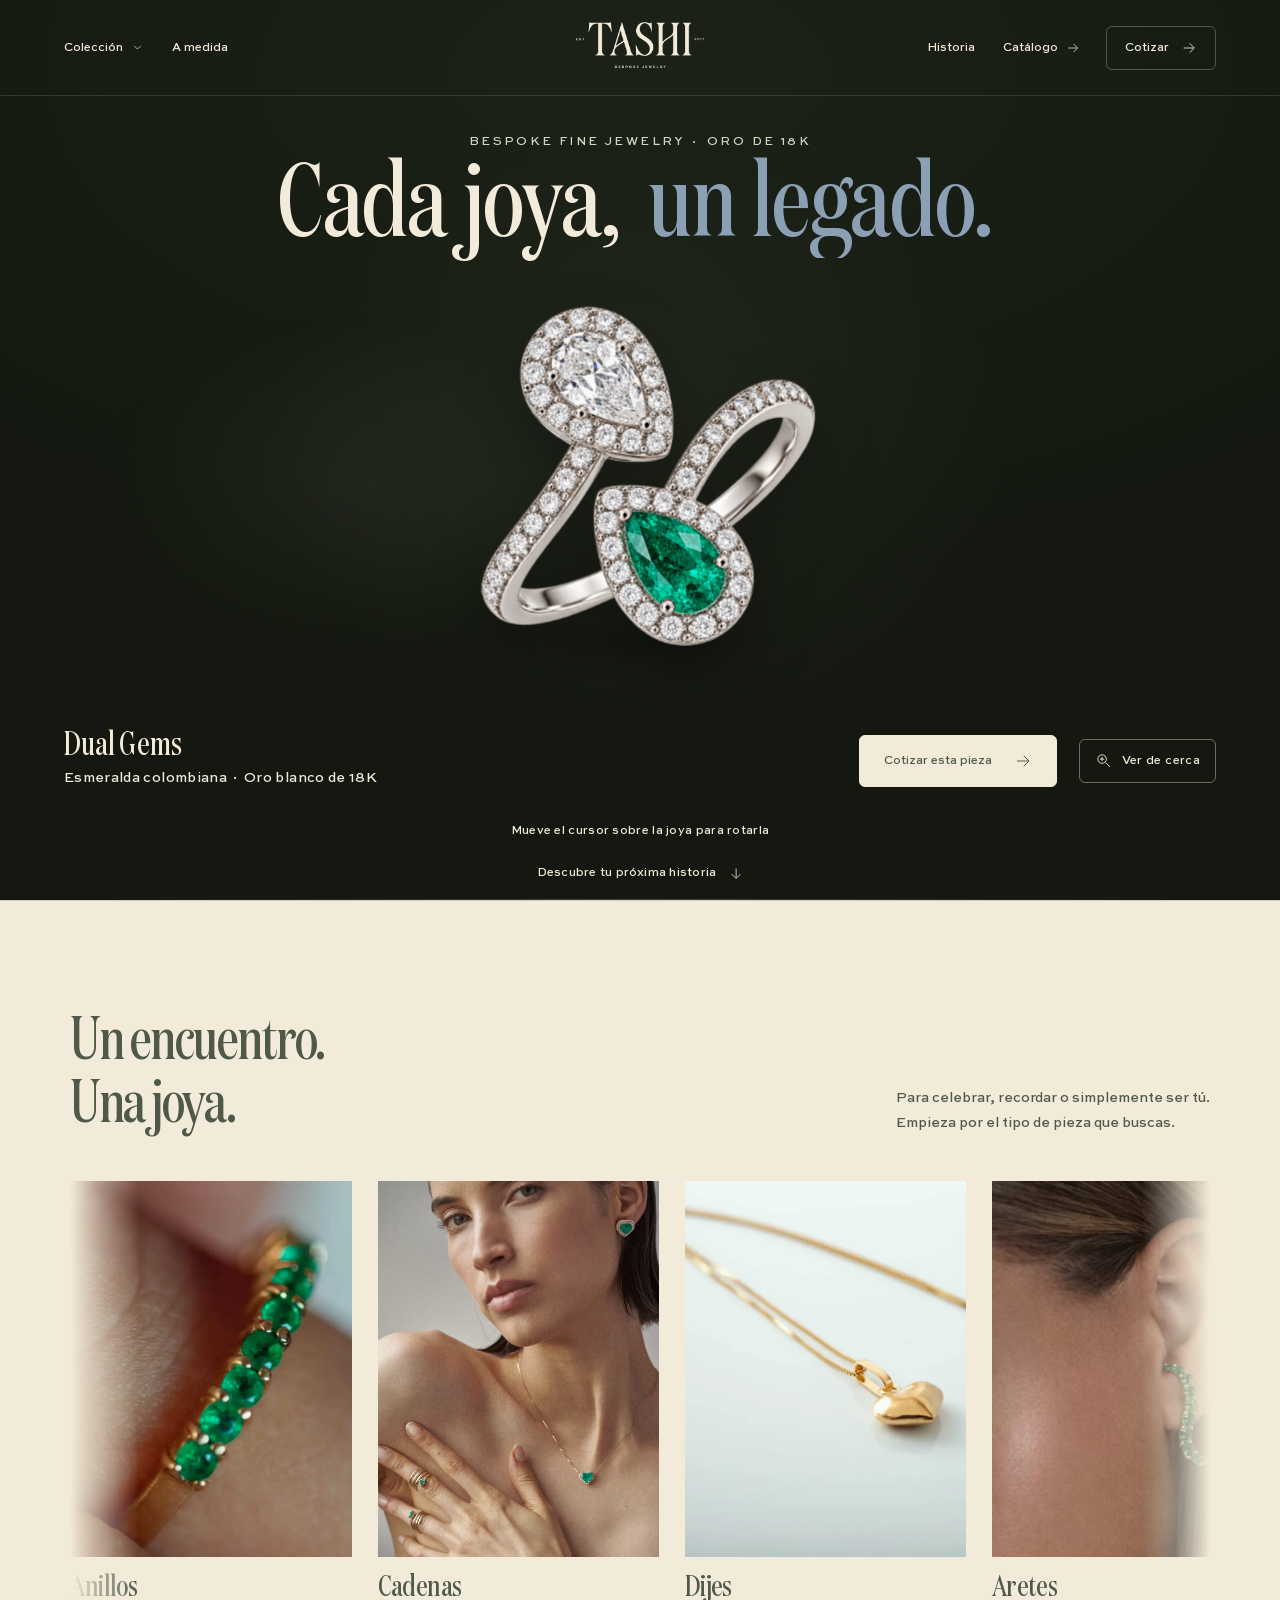
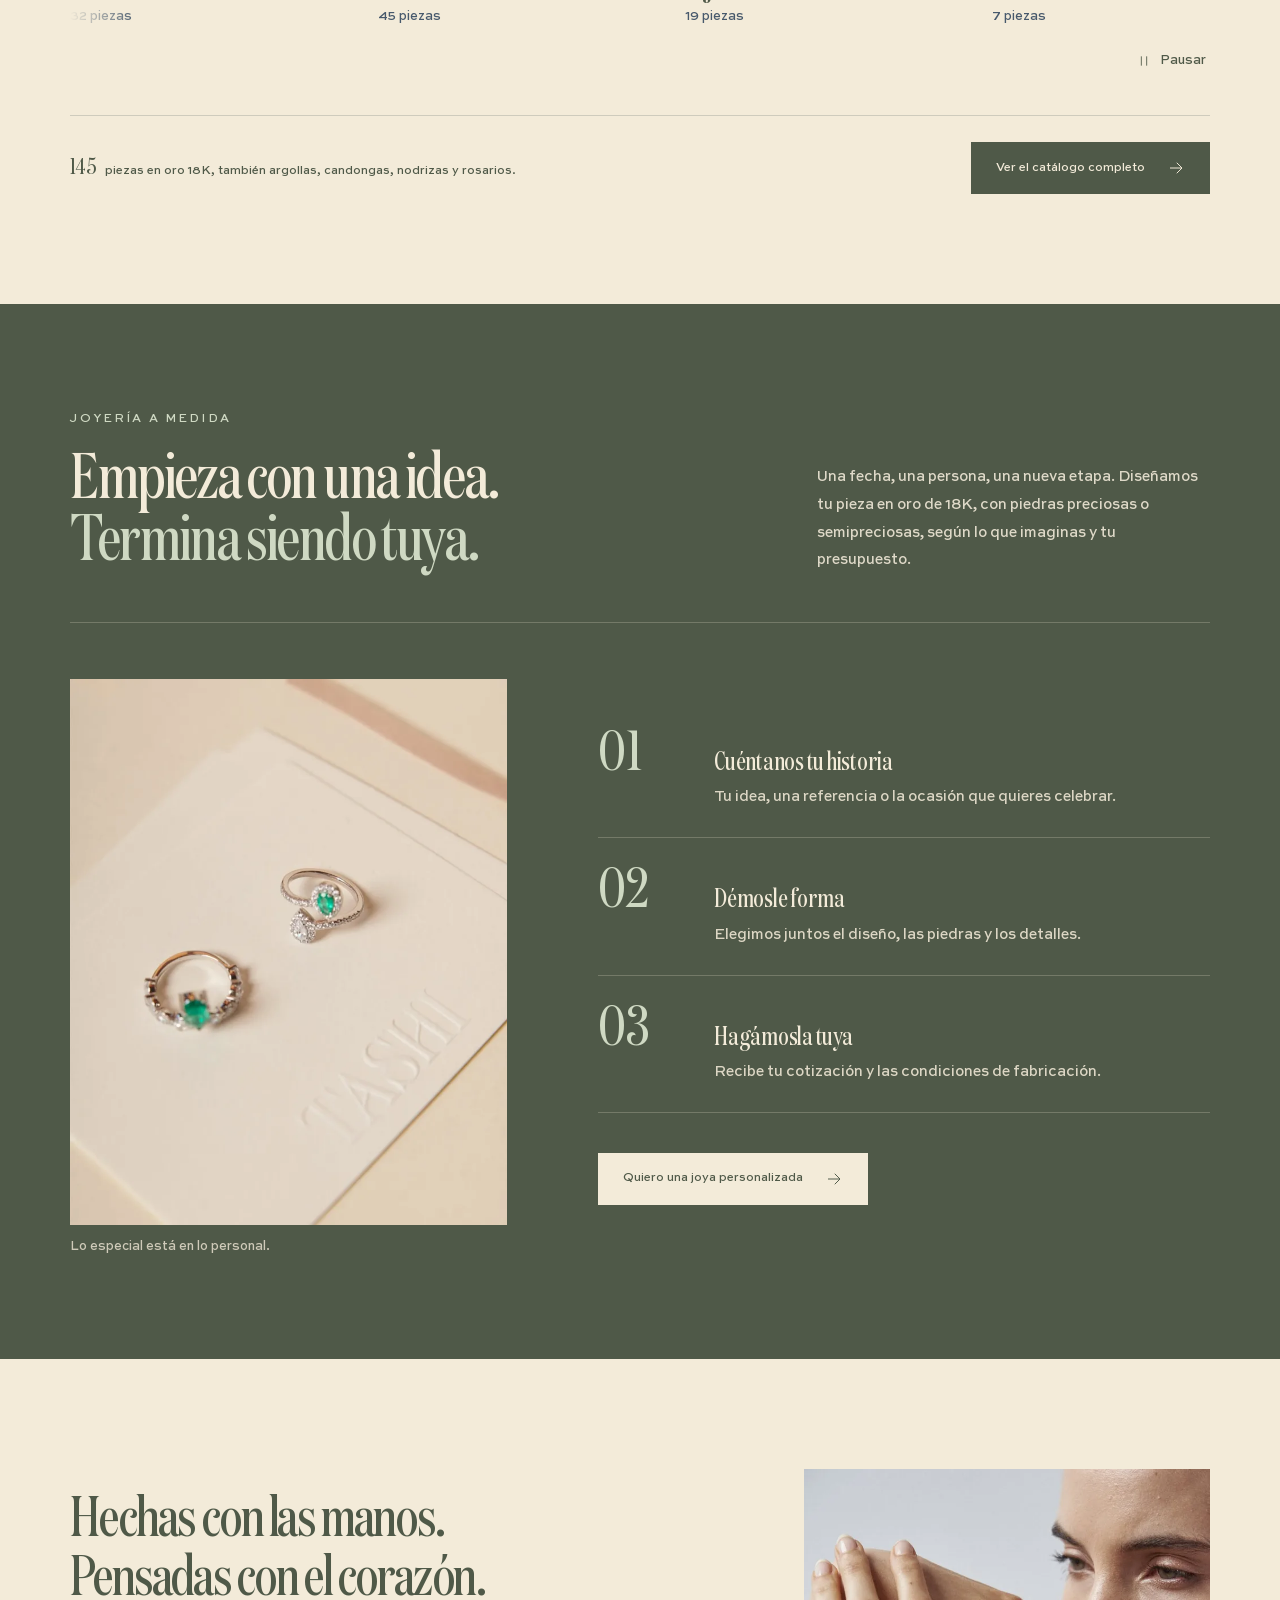
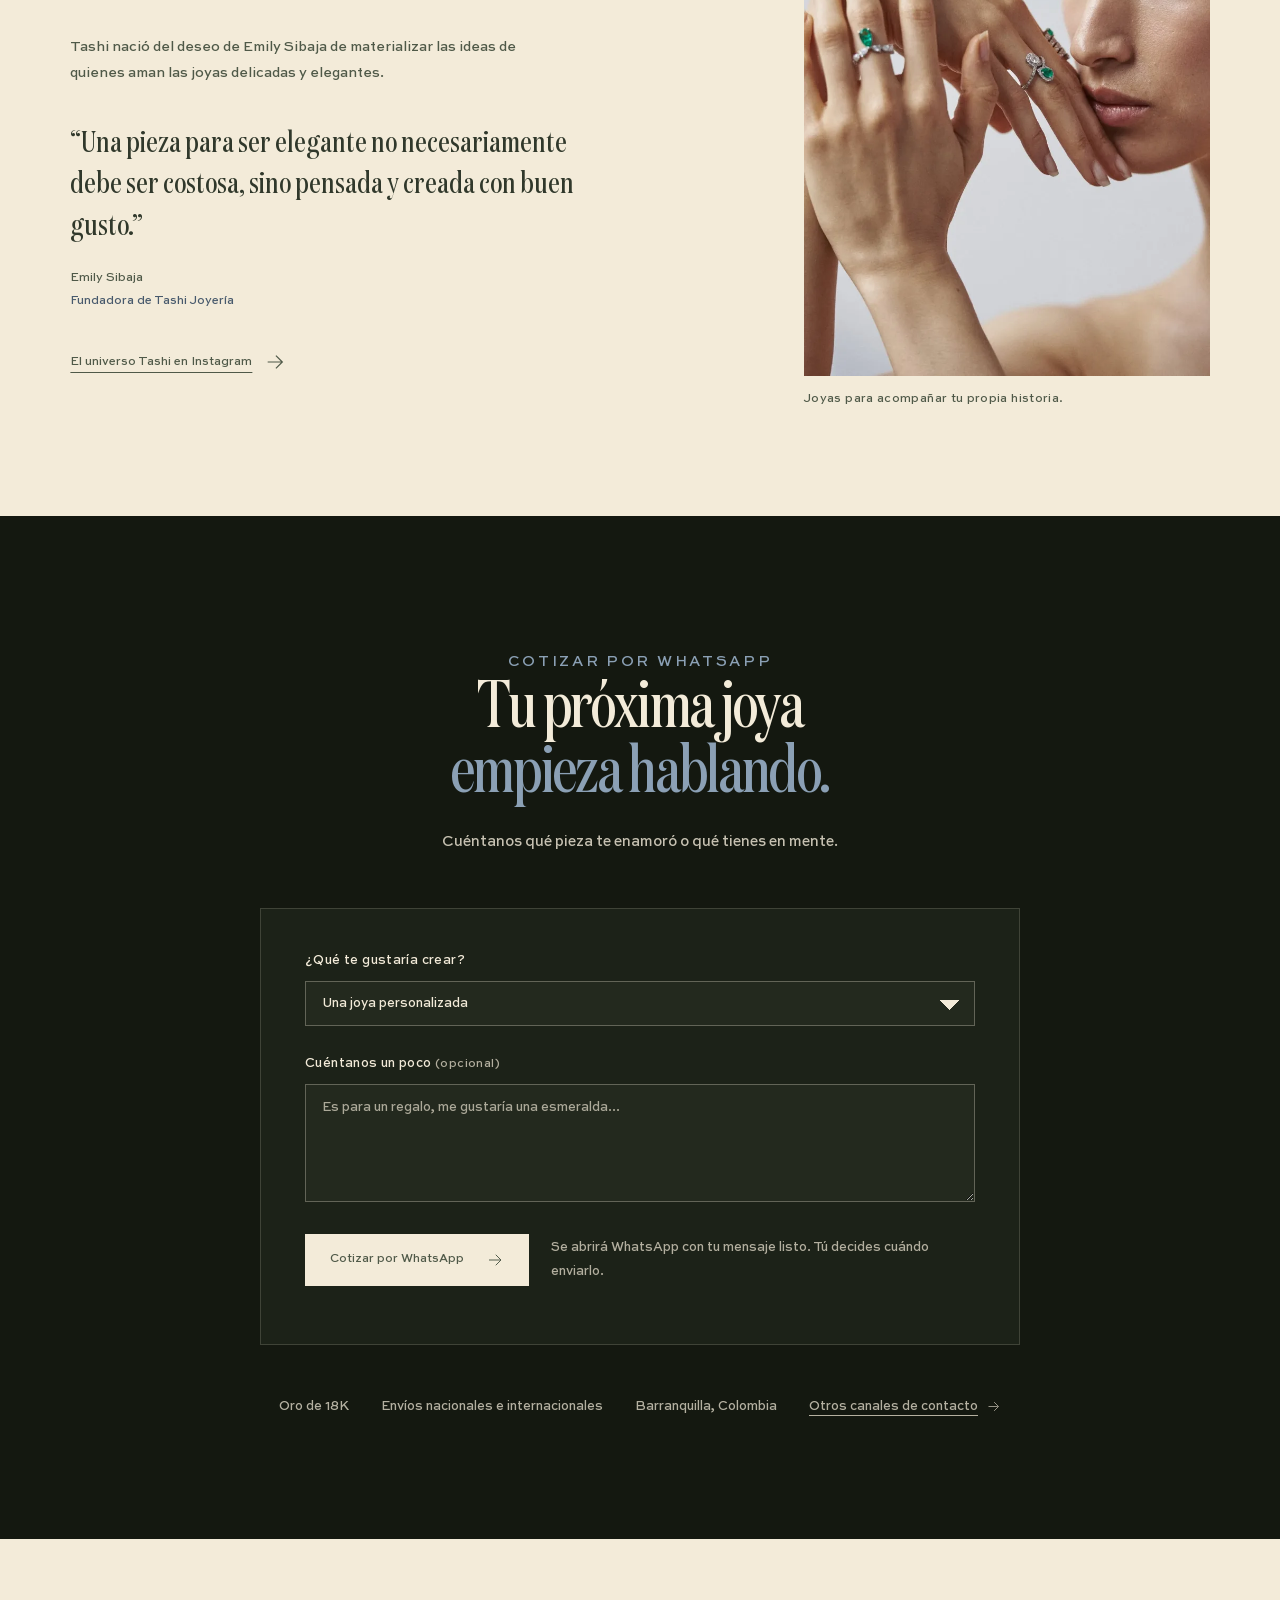
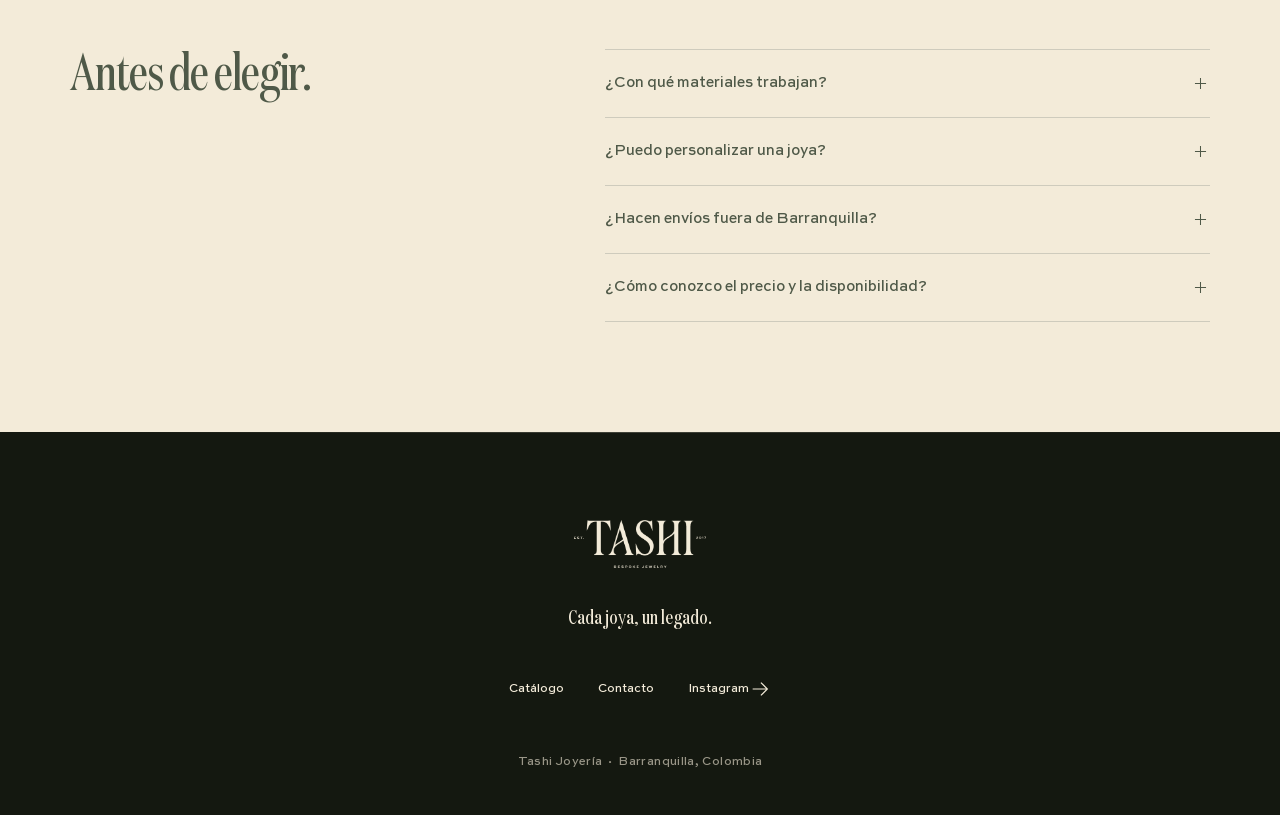
<file: tashi.html>
<!doctype html>
<html lang="es">
<head>
  <meta charset="utf-8">
  <meta name="viewport" content="width=device-width, initial-scale=1">
  <title>Tashi Joyería</title>
  <link rel="canonical" href="index.html">
  <script>location.replace("index.html" + location.search + location.hash);</script>
</head>
<body>
  <p><a href="index.html">Abrir Tashi Joyería</a></p>
</body>
</html>
</file>
<file: tashi.css>
@font-face{font-family:Domaine;src:url('tashi-assets/domaine.ttf') format('truetype');font-weight:400;font-display:swap}
@font-face{font-family:Sweet;src:url('tashi-assets/sweet-sans.ttf') format('truetype');font-weight:400 600;font-display:swap}
:root{
  --olive:#4f5948;--olive-deep:#3d4836;--ivory:#f3ebd9;--blue:#597182;--ink:#30382b;--line:#cecbbd;
  --stage:#141810;--stage-lift:#1c2218;--ivory-soft:#e9e2d2;--blue-deep:#47596c;
  --accent-blue:#8ba0b5;--sage-light:#cfd9c3;--hover-ivory:#fff8e8;
  --ease-out:cubic-bezier(.23,1,.32,1);--ease-in-out:cubic-bezier(.77,0,.175,1);
  --duration-feedback:140ms;--duration-ui:180ms;--duration-hero-enter:650ms;--duration-hero-stagger:90ms;
  --hero-gutter:clamp(24px,5vw,96px);--hero-content-max:1728px;
  --hero-title-tracking:-.012em;--hero-title-word-space:.035em;
  --hero-title-enter-offset:16px;--hero-jewel-enter-offset:14px;--hero-caption-enter-offset:12px;
  --hero-ring-max:600px;--hero-artwork-scale:1.08;--hero-title-ring-gap:clamp(6px,.8vw,12px);
  --hero-ring-bottom-gap:clamp(16px,2vw,32px);--hero-spotlight:rgba(207,217,195,.055);
  --hero-contact-shadow:rgba(0,0,0,.25);--hero-divider:rgba(243,235,217,.22);
  --hero-control-border:rgba(243,235,217,.4);--hero-target-min:44px;
  --hero-control-radius:6px;--hero-mobile-bottom-space:56px;--hero-mobile-cue-space:20px;
  --hero-jewel-shadow:drop-shadow(0 28px 28px rgba(0,0,0,.3));
  --hero-jewel-shadow-detail:drop-shadow(0 38px 36px rgba(0,0,0,.38));
  --hero-perspective:900px;--hero-tilt-limit-x:11;--hero-tilt-limit-y:16;--hero-tilt-settle:72;
  --hero-tilt-frame-cap:40;--hero-tilt-epsilon:.025;
  color-scheme:light;color-scheme:light dark;font-family:Sweet,Arial,sans-serif;color:var(--olive);background:var(--stage);font-synthesis:none;scroll-behavior:smooth;scroll-padding-top:100px
}
*{box-sizing:border-box}body{margin:0}button,input,select,textarea{font:inherit}button,a,input,select,textarea{-webkit-tap-highlight-color:transparent}button,a{touch-action:manipulation}a{color:inherit;text-decoration:none}button{cursor:pointer}img{display:block;max-width:100%;height:auto}svg{width:22px;height:22px;stroke:currentColor;stroke-width:1.3;fill:none;flex-shrink:0}h1,h2,h3,p,figure,blockquote{margin:0}h1,h2,h3{font-weight:400}h1,h2{font-family:Domaine,Georgia,serif;text-wrap:balance;letter-spacing:-.025em}em{font-style:normal}p{font-size:14px;line-height:1.85}::selection{background:var(--olive);color:var(--ivory)}:focus-visible{outline:2px solid var(--blue);outline-offset:5px}body{scrollbar-color:var(--olive) var(--ivory)}.symbols{position:absolute;width:0;height:0;overflow:hidden}.skip{position:fixed;top:8px;left:12px;z-index:60;background:var(--ivory);color:var(--ink);padding:14px;transform:translateY(-200%)}.skip:focus{transform:none}

/* ---------- header ---------- */
.header{position:fixed;top:0;left:0;right:0;z-index:50;height:96px;padding:0 var(--hero-gutter);display:flex;align-items:center;color:var(--ivory);transition:background-color 240ms ease,color 240ms ease,box-shadow 240ms ease}
.header::after{content:"";position:absolute;inset:auto 0 0;height:1px;background:currentColor;opacity:.14}
.header-grid{display:grid;grid-template-columns:minmax(0,1fr) auto minmax(0,1fr);align-items:center;gap:clamp(18px,3vw,48px);width:100%}
.header-nav-left{justify-self:start}
.header-right{justify-self:end;display:flex;align-items:center;gap:clamp(16px,2vw,28px)}
.brand{position:relative;width:128px;display:block;justify-self:center}
.brand img{width:100%}
.brand .brand-dark{display:none}
.header.scrolled .brand .brand-dark,.header.menu-open .brand .brand-dark{display:block}
.header.scrolled .brand .brand-light,.header.menu-open .brand .brand-light{display:none}
.brand-light{display:inline}
.desktop-nav{font-size:12px}
.nav-list{display:flex;align-items:center;gap:clamp(18px,2.2vw,30px);list-style:none;margin:0;padding:0}
.nav-item{position:static}
.nav-link,.nav-trigger{position:relative;display:inline-flex;align-items:center;gap:8px;min-height:44px;padding:12px 0;color:inherit;font:inherit;background:transparent;border:0;white-space:nowrap}
.nav-link::after,.nav-trigger::after{content:"";position:absolute;left:0;right:0;bottom:7px;height:1px;background:currentColor;transform:scaleX(0);transform-origin:left;transition:transform 220ms var(--ease-out)}
.nav-trigger svg{width:13px;height:13px;transition:transform 180ms var(--ease-out)}
.nav-trigger[aria-expanded="true"] svg{transform:rotate(180deg)}
.nav-catalog{display:inline-flex;align-items:center;gap:8px}
.nav-catalog svg{width:14px;height:14px}
.mega-menu[hidden]{display:none}
.mega-menu{position:fixed;left:50%;top:96px;width:min(1080px,calc(100vw - 48px));transform:translateX(-50%);display:grid;grid-template-columns:minmax(0,.86fr) minmax(0,1.4fr);overflow:hidden;background:var(--ivory);color:var(--ink);border:1px solid var(--line);box-shadow:0 30px 70px rgba(20,24,16,.28);animation:mega-in 180ms var(--ease-out) both}
.mega-intro{display:flex;flex-direction:column;align-items:flex-start;padding:30px 32px;background:var(--ivory-soft);border-right:1px solid var(--line)}
.mega-kicker{font-size:12px;letter-spacing:.18em;text-transform:uppercase;color:var(--blue-deep)}
.mega-intro h2{margin-top:14px;font-size:clamp(34px,3.2vw,48px);line-height:1;letter-spacing:-.03em}
.mega-intro h2 em{color:var(--blue-deep)}
.mega-intro p{max-width:30ch;margin-top:14px;font-size:12px;line-height:1.7;color:var(--olive)}
.mega-catalog-link{display:inline-flex;align-items:center;gap:12px;min-height:44px;margin-top:auto;padding-top:26px;font-size:12px;text-decoration:underline;text-underline-offset:5px}
.mega-catalog-link svg{width:16px;height:16px}
.mega-content{min-width:0;padding:26px 28px 24px}
.mega-search{display:flex;align-items:center;gap:11px;min-height:48px;padding:0;margin:0 0 6px;border-bottom:1px solid var(--ink);color:inherit}
.mega-search:focus-within{border-color:var(--blue)}
.mega-search>svg{width:17px;height:17px;color:var(--blue-deep)}
.mega-search input{width:100%;min-width:0;padding:11px 0;background:transparent;border:0;outline:0;color:inherit;font:inherit;font-size:16px}
.mega-search input::placeholder{color:#626957;opacity:1}
.mega-search-hint{display:block;margin-bottom:18px;font-size:12px;line-height:1.5;color:var(--blue-deep)}
.mega-menu-grid{display:grid;grid-template-columns:repeat(3,minmax(0,1fr));gap:14px}
.mega-piece{min-width:0;display:grid;grid-template-rows:auto 1fr;gap:10px;padding:0 0 12px;border-bottom:1px solid var(--line);color:inherit;transition:border-color 160ms ease}
.mega-piece img{width:100%;height:158px;object-fit:cover;background:var(--paper-deep);transition:transform 500ms var(--ease-out)}
.mega-piece>span{min-width:0;display:flex;flex-direction:column;gap:5px}
.mega-piece strong{font-family:Domaine,Georgia,serif;font-size:20px;font-weight:400;line-height:1.1;letter-spacing:-.015em}
.mega-piece small{font-size:12px;line-height:1.45;color:var(--olive)}
.mega-piece>svg{display:none}
.mega-no-results{padding:16px 0;font-size:12px;line-height:1.6;color:var(--olive)}
@keyframes mega-in{from{opacity:0;translate:0 -6px}to{opacity:1;translate:0 0}}
.header-contact{display:flex;align-items:center;gap:12px;min-height:44px;padding:12px 18px;font-size:12px;border:1px solid var(--ivory);border-radius:var(--hero-control-radius);transition:background-color 200ms ease,color 200ms ease,border-color 200ms ease}
.header-contact svg{width:16px;height:16px}
.header.scrolled,.header.menu-open{background:var(--ivory);color:var(--ink);box-shadow:0 1px 0 rgba(48,56,43,.08)}
.header.scrolled .header-contact,.header.menu-open .header-contact{border-color:rgba(48,56,43,.4)}
.header.menu-open::after{opacity:.12}
.menu-toggle{display:none;border-radius:var(--hero-control-radius)}
.menu-toggle svg{width:20px;height:20px}
.menu-toggle .icon-close{display:none}
.menu-toggle[aria-expanded="true"] .icon-open{display:none}
.menu-toggle[aria-expanded="true"] .icon-close{display:block}
.mobile-nav[hidden]{display:none}
.mobile-nav{position:fixed;z-index:55;top:96px;left:0;right:0;bottom:0;display:flex;flex-direction:column;padding:28px var(--hero-gutter) 34px;overflow-y:auto;background:var(--ivory);color:var(--ink)}
.mobile-nav-kicker{margin-bottom:12px;font-size:12px;letter-spacing:.18em;text-transform:uppercase;color:var(--blue-deep)}
.mobile-link{display:flex;align-items:baseline;gap:16px;padding:16px 0;border-bottom:1px solid var(--line);font-family:Domaine,Georgia,serif;font-size:clamp(34px,8vw,44px);line-height:1;letter-spacing:-.02em}
.mobile-link span{font-family:Sweet,Arial,sans-serif;font-size:12px;letter-spacing:.16em;color:var(--blue-deep)}
.mobile-link em{margin-left:auto;font-family:Sweet,Arial,sans-serif;font-size:12px;font-style:normal;letter-spacing:.14em;color:var(--blue-deep)}
.mobile-nav-cta{align-self:flex-start;margin-top:28px}
.mobile-nav-foot{display:flex;align-items:center;justify-content:space-between;gap:20px;margin-top:auto;padding-top:30px;border-top:1px solid var(--line);font-size:12px;letter-spacing:.12em;text-transform:uppercase;color:var(--blue-deep)}
.mobile-nav-foot a{display:inline-flex;align-items:center;gap:8px;min-height:44px}
.mobile-nav-foot svg{width:14px;height:14px}
body.menu-open{overflow:hidden}

/* ---------- hero: the jewel stage ---------- */
.stage{position:relative;min-height:100svh;display:flex;flex-direction:column;align-items:center;justify-content:center;padding:110px var(--hero-gutter) 92px;overflow:hidden;color:var(--ivory);background:radial-gradient(120% 90% at 50% 8%,var(--stage-lift) 0%,var(--stage) 62%)}
.stage::after{content:"";position:absolute;z-index:0;inset:17% 20% 16%;pointer-events:none;background:radial-gradient(ellipse at 50% 48%,var(--hero-spotlight),transparent 69%)}
.stage::before{content:"";position:absolute;inset:auto 8% 0 8%;height:1px;background:linear-gradient(90deg,transparent,var(--hero-divider),transparent)}
.stage-title{position:relative;z-index:1;font-size:clamp(58px,8.2vw,118px);line-height:.96;text-align:center;color:var(--ivory);letter-spacing:var(--hero-title-tracking);word-spacing:var(--hero-title-word-space);margin-top:clamp(-10px,-1vw,-4px)}
.stage-title .hero-first,.stage-title .hero-phrase{display:inline-block;vertical-align:bottom;opacity:0;transform:translateY(var(--hero-title-enter-offset));animation:title-rise var(--duration-hero-enter) var(--ease-out) forwards}
.stage-title .hero-phrase{color:var(--accent-blue);animation-delay:70ms}
.word-window{display:inline-grid;vertical-align:bottom;overflow:hidden}
.word-window::before{content:"tu historia.";grid-area:1/1;visibility:hidden}
.word-window>span{grid-area:1/1;display:inline-block;white-space:nowrap}
@keyframes title-rise{to{opacity:1;transform:none}}
.jewel{position:relative;z-index:2;margin:var(--hero-title-ring-gap) 0 var(--hero-ring-bottom-gap);width:clamp(300px,34vw,var(--hero-ring-max));pointer-events:none;opacity:0;transform:translateY(var(--hero-jewel-enter-offset));animation:jewel-enter var(--duration-hero-enter) var(--ease-out) var(--duration-hero-stagger) forwards}
.jewel::before,.jewel::after{content:"";position:absolute;z-index:0;left:50%;pointer-events:none;transform:translateX(-50%)}
.jewel::before{inset:8% -14% 9%;background:radial-gradient(ellipse at center,var(--hero-spotlight),transparent 68%)}
.jewel::after{bottom:10%;width:48%;height:7%;border-radius:50%;background:radial-gradient(ellipse, var(--hero-contact-shadow), transparent 72%);filter:blur(9px)}
@keyframes jewel-enter{to{opacity:1;transform:translateY(0)}}
.jewel-follow{position:relative;z-index:1}
.jewel-zoom{position:relative;width:100%;aspect-ratio:1;transition:transform var(--duration-ui) var(--ease-out)}
.hero-jewel{position:absolute;inset:0;width:100%;height:100%;object-fit:contain;filter:var(--hero-jewel-shadow);transform:perspective(var(--hero-perspective)) rotateX(0deg) rotateY(0deg) scale(var(--hero-artwork-scale));transform-origin:center;pointer-events:auto}
.jewel-zoom.is-detail{transform:scale(1.45)}
.jewel-zoom.is-detail .hero-jewel{filter:var(--hero-jewel-shadow-detail)}
.stage-foot{position:relative;z-index:3;display:flex;align-items:end;justify-content:space-between;gap:30px;width:min(100%,var(--hero-content-max));opacity:0;transform:translateY(var(--hero-caption-enter-offset));animation:fade-up 520ms var(--ease-out) 180ms forwards}
.stage-meta{display:flex;flex-direction:column;gap:8px}
.stage-piece{font-family:Domaine,Georgia,serif;font-size:clamp(26px,2.6vw,36px);letter-spacing:0}
.stage-desc{font-size:14px;letter-spacing:.025em;color:var(--ivory)}
.stage-actions{display:flex;align-items:center;gap:22px;flex-wrap:wrap;justify-content:flex-end}
.stage-hint{position:absolute;z-index:3;bottom:58px;left:50%;transform:translateX(-50%);font-size:12px;letter-spacing:.025em;color:var(--ivory)}
.scroll-cue{position:absolute;z-index:3;bottom:5px;left:50%;transform:translateX(-50%);display:flex;align-items:center;gap:12px;min-height:44px;font-size:12px;letter-spacing:.02em;color:var(--ivory)}
.scroll-cue svg{width:15px;height:15px;animation:cue-drift 2200ms ease-in-out infinite}
@keyframes cue-drift{0%,100%{transform:translateY(0)}55%{transform:translateY(7px)}}
@keyframes fade-up{from{opacity:0;transform:translateY(18px)}to{opacity:1;transform:none}}

/* ---------- buttons ---------- */
.button{min-height:50px;padding:16px 24px;background:var(--olive);color:var(--ivory);border:1px solid var(--olive);display:inline-flex;gap:22px;align-items:center;justify-content:center;font-size:12px;line-height:1.4;transition:background-color 180ms ease,color 180ms ease,border-color 180ms ease,transform 140ms var(--ease-out)}
.button:active{transform:scale(.98)}
.button svg{width:18px;height:18px;transition:transform 200ms var(--ease-out)}
.button.light{background:var(--ivory);border-color:var(--ivory);color:var(--olive)}
.button.light:hover{background:var(--olive);color:var(--ivory);border-color:var(--ivory)}
.quiet{display:inline-flex;align-items:center;gap:10px;min-height:var(--hero-target-min);padding:10px 15px;background:transparent;border:1px solid var(--hero-control-border);border-radius:var(--hero-control-radius);color:var(--ivory);font-size:12px;letter-spacing:.03em;transition:border-color 180ms ease,color 180ms ease,transform 140ms var(--ease-out)}
.quiet.icon{width:var(--hero-target-min);justify-content:center;padding:11px}
.quiet[hidden]{display:none}
.quiet svg{width:17px;height:17px}
.quiet[aria-pressed="true"]{border-color:var(--ivory);color:var(--ivory);background:rgba(243,235,217,.1)}
.text-link{display:inline-flex;align-items:center;gap:12px;min-height:44px;font-size:12px;text-decoration:underline;text-underline-offset:7px;text-decoration-thickness:1px;transition:text-decoration-thickness 140ms ease}

/* ---------- sections ---------- */
.section{padding:110px 5.5%;max-width:1600px;margin:auto}
.section-heading{display:flex;align-items:end;justify-content:space-between;gap:32px;margin-bottom:44px}
h2{font-size:clamp(44px,4.7vw,68px);line-height:1.05}
.section-heading>div{max-width:400px}
.section-heading .text-link{margin-top:18px}
.collection{background:var(--ivory);color:var(--olive);border-top:1px solid var(--line)}
.collection-footer{display:flex;align-items:center;justify-content:space-between;gap:30px;margin-top:32px;padding-top:26px;border-top:1px solid var(--line)}
.collection-footer p{max-width:58ch;font-size:12px;line-height:1.7;color:var(--olive)}
.collection-footer strong{margin-right:6px;font-family:Domaine,Georgia,serif;font-size:22px;font-weight:400;letter-spacing:-.01em}
.collection-footer .button{flex:0 0 auto}
.visually-hidden{position:absolute!important;width:1px;height:1px;padding:0;margin:-1px;overflow:hidden;clip:rect(0,0,0,0);white-space:nowrap;border:0}

/* personal */

/* story */
.story{background:var(--ivory);display:grid;grid-template-columns:1.2fr .8fr;align-items:center;gap:11%;color:var(--olive)}
.story h2{font-size:clamp(42px,4.4vw,62px)}
.story-copy>p{max-width:450px;margin-top:26px}
.story blockquote{font-family:Domaine,Georgia,serif;font-size:clamp(24px,2.4vw,32px);line-height:1.35;margin:36px 0 24px;max-width:520px;color:var(--ink)}
.founder{display:block;font-size:12px}
.founder span{display:block;font-size:12px;margin-top:9px;color:var(--blue-deep)}
.story .text-link{margin-top:32px}
.story-photo img{aspect-ratio:4/5;object-fit:cover;width:100%}
.story-photo figcaption{font-size:12px;margin-top:16px;letter-spacing:.03em}

/* contact */
form label{font-size:12px;display:block;margin-bottom:12px;letter-spacing:.03em}
form label>span{font-size:12px;color:rgba(243,235,217,.7)}
select,textarea{width:100%;background:transparent;border:1px solid rgba(243,235,217,.3);color:var(--ivory);padding:15px 16px;font-size:13px;margin-bottom:26px;border-radius:0;appearance:none;transition:border-color 180ms ease}
select{background-image:linear-gradient(45deg,transparent 49%,var(--ivory) 50%),linear-gradient(-45deg,transparent 49%,var(--ivory) 50%);background-size:10px 10px;background-repeat:no-repeat;background-position:calc(100% - 24px) 55%,calc(100% - 15px) 55%}
select option{color:var(--ink);background:var(--ivory)}
textarea{resize:vertical;min-height:118px}
select:focus,textarea:focus{border-color:var(--ivory);outline:none}
textarea::placeholder{color:rgba(243,235,217,.66)}
form .button{width:100%;justify-content:center}
.form-note{font-size:12px;color:rgba(243,235,217,.7);margin-top:14px}
.form-status{font-size:12px;margin-top:14px;color:#cfd9c3}
.form-status a{text-decoration:underline;text-underline-offset:4px}

/* faq */
.faq{background:var(--ivory);color:var(--olive);display:grid;grid-template-columns:1fr 1.4fr;gap:9%}
.faq h2{font-size:clamp(40px,4vw,58px)}
.faq details{border-top:1px solid var(--line)}
.faq details:last-child{border-bottom:1px solid var(--line)}
.faq summary{list-style:none;display:flex;align-items:center;justify-content:space-between;gap:20px;padding:24px 0;font-size:15px;cursor:pointer}
.faq summary::-webkit-details-marker{display:none}
.faq summary svg{width:19px;height:19px;transition:transform 260ms var(--ease-out)}
.faq details[open] summary svg{transform:rotate(45deg)}
.faq details p{padding:0 0 26px;font-size:13px;max-width:560px;color:#4a5344}

/* footer */
.footer{background:var(--stage);color:var(--ivory);text-align:center;padding:88px 5% 46px;position:relative}
.footer::before{content:"";position:absolute;top:0;left:8%;right:8%;height:1px;background:linear-gradient(90deg,transparent,rgba(243,235,217,.2),transparent)}
.footer>a{display:inline-block;width:132px}
.footer>p{font-family:Domaine,Georgia,serif;font-size:20px;margin:26px 0 30px}
.footer>div{display:flex;justify-content:center;gap:34px;font-size:12px;flex-wrap:wrap}
.footer>div a{display:inline-flex;align-items:center;min-height:44px}
.footer small{display:block;margin-top:44px;font-size:12px;letter-spacing:.03em;color:rgba(243,235,217,.6)}

/* scroll reveal */
.reveal{opacity:0;transform:translateY(26px);transition:opacity 700ms var(--ease-out),transform 700ms var(--ease-out)}
.reveal.in{opacity:1;transform:none}
.reveal:nth-child(2){transition-delay:90ms}
.reveal:nth-child(3){transition-delay:180ms}

/* hover (fine pointers) */
@media(hover:hover) and (pointer:fine){
  .button:hover{background:var(--olive-deep);color:var(--ivory)}
  .button.light:hover{background:#fff8e8;color:var(--olive-deep)}
  .button.light:hover{border-color:#fff8e8}
  .button:hover svg{transform:translateX(4px)}
  .quiet:hover{border-color:var(--ivory)}
  .text-link:hover{text-decoration-thickness:2px}
  .nav-link:hover::after,.nav-trigger:hover::after,.nav-trigger[aria-expanded="true"]::after{transform:scaleX(1)}
  .mega-piece:hover{background:rgba(243,235,217,.09)}
  .header.scrolled .mega-piece:hover{background:rgba(79,89,72,.08)}
  .mega-piece:hover>svg{opacity:1;transform:translateX(3px)}
  .header-contact:hover{background:var(--ivory);color:var(--stage);border-color:var(--ivory)}
  .header:not(:hover) .header-contact{border-color:rgba(243,235,217,.28)}
  .stage .button:hover{background:var(--olive);color:var(--ivory);border-color:var(--ivory)}
}
.stage .button{background:var(--ivory);color:var(--olive);border-color:var(--ivory);border-radius:var(--hero-control-radius);transition:background-color var(--duration-ui) ease,color var(--duration-ui) ease,border-color var(--duration-ui) ease,transform var(--duration-feedback) var(--ease-out)}
.stage .button:focus-visible,.stage .quiet:focus-visible{outline-color:var(--accent-blue);outline-offset:4px}
.stage .button:active,.stage .quiet:active{transform:scale(.97)}
.stage .quiet{font-size:12px}

/* ---------- responsive ---------- */
@media(min-width:1600px){.section,.footer{padding-left:max(5.5%,calc((100vw - 1424px)/2));padding-right:max(5.5%,calc((100vw - 1424px)/2))}}
@media(max-width:1000px){
  .header{height:76px}
  .header-grid{grid-template-columns:auto 1fr auto;gap:16px}
  .header-nav-left{display:none}
  .brand{justify-self:start;width:112px}
  .header-right{gap:12px}
  .header .desktop-nav,.header-contact{display:none}
  .menu-toggle{display:grid;place-items:center;width:44px;height:44px;background:transparent;border:1px solid rgba(243,235,217,.32);color:inherit}
  .header.scrolled .menu-toggle,.header.menu-open .menu-toggle{border-color:rgba(48,56,43,.35)}
  .mobile-nav{top:76px}
  .stage-title{font-size:clamp(58px,10vw,100px)}
  .jewel{width:clamp(250px,44vw,360px)}
  .stage-foot{flex-direction:column;align-items:flex-start;gap:24px}
  .stage-actions{justify-content:flex-start}
  .section{padding-top:76px;padding-bottom:76px}
  .story{gap:7%}.story blockquote{font-size:26px}
}
@media(max-width:700px){
  :root{scroll-padding-top:20px;--hero-mobile-bottom-space:30px}
  .header{height:70px;padding:0 var(--hero-gutter)}
  .brand{width:110px}
  .mobile-nav{top:70px}
  .stage{padding:96px var(--hero-gutter) var(--hero-mobile-bottom-space);min-height:100svh;justify-content:center}
  .stage-title{font-size:clamp(46px,13.4vw,84px);line-height:1}
  .jewel{margin:var(--hero-title-ring-gap) 0 22px;width:min(82vw,350px)}
  .jewel-zoom.is-detail{transform:scale(1.18)}
  .stage-foot{gap:20px;padding-bottom:6px}
  .stage-piece{font-size:28px}
  .stage-actions{gap:14px}
  .stage-actions .button{flex:1 1 auto;min-height:48px}
  .stage-hint{position:static;transform:none;width:100%;margin-top:10px;text-align:center}
  .scroll-cue{position:static;transform:none;margin-top:var(--hero-mobile-cue-space);justify-content:center}
  .section{padding:58px 7%}
  .section-heading{display:block;margin-bottom:30px}
  h2{font-size:clamp(38px,10.5vw,52px)}
  .section-heading>div{margin-top:18px}
  .collection-footer{flex-direction:column;align-items:flex-start;gap:18px;margin-top:26px;padding-top:22px}
  .collection-footer .button{width:100%}
  .story{display:flex;flex-direction:column;gap:34px}
  .story h2{font-size:clamp(34px,9.6vw,46px)}
  .story blockquote{font-size:27px}
  .faq{display:flex;flex-direction:column;gap:24px}
  .footer{padding:70px 6% 40px}
}
@media(prefers-reduced-motion:reduce){
  :root{scroll-behavior:auto}
  .mega-menu{animation:none}
  .stage-title .hero-first,.stage-title .hero-phrase{animation:none;opacity:1;transform:none}
  .jewel{animation:none;opacity:1;transform:none}
  .hero-jewel,.jewel-zoom{transition:none}
  .scroll-cue svg{animation:none}
  .stage-foot{animation:none;opacity:1}
  .reveal{transition:none;opacity:1;transform:none}
  .button:active{transform:none}
  .stage .button:active,.stage .quiet:active{transform:none}
}
@media(pointer:coarse){.stage-hint{display:none}}

.stage-kicker{position:relative;z-index:1;font-size:12px;letter-spacing:.2em;text-transform:uppercase;color:var(--sage-light);margin:0 0 14px;text-align:center}
/* ---------- collection: slow category rail ---------- */
.category-rail{overflow:hidden;-webkit-mask-image:linear-gradient(90deg,transparent,#000 6%,#000 94%,transparent);mask-image:linear-gradient(90deg,transparent,#000 6%,#000 94%,transparent)}
.category-track{display:flex;width:max-content;margin:0;padding:0;list-style:none;animation:rail-drift 80s linear infinite}
.category-track li{flex:0 0 auto;width:clamp(230px,22vw,320px);margin-right:clamp(16px,2vw,28px)}
@keyframes rail-drift{to{transform:translateX(-50%)}}
.category-rail:hover .category-track,.category-rail:focus-within .category-track,.category-rail.is-paused .category-track{animation-play-state:paused}
.category-tile{display:flex;flex-direction:column;color:inherit}
.category-media{display:block;aspect-ratio:3/4;overflow:hidden;background:var(--ivory-soft)}
.category-media img{width:100%;height:100%;object-fit:cover;transition:transform 600ms var(--ease-out)}
.category-name{margin-top:16px;font-family:Domaine,Georgia,serif;font-size:clamp(26px,2.4vw,34px);line-height:1;letter-spacing:-.02em}
.category-count{margin-top:6px;font-size:13px;color:var(--blue-deep)}
.rail-controls{display:flex;justify-content:flex-end;margin-top:14px}
.rail-pause{display:inline-flex;align-items:center;gap:8px;min-height:44px;padding:0 4px;border:0;background:transparent;color:var(--olive);font-size:13px}
.rail-pause svg{width:16px;height:16px}
@media(hover:hover) and (pointer:fine){.category-tile:hover .category-media img{transform:scale(1.04)}.category-tile:hover .category-name{text-decoration:underline;text-decoration-thickness:1px;text-underline-offset:6px}.rail-pause:hover{color:var(--ink)}}
@media(max-width:700px){.category-track li{width:62vw;margin-right:12px}.category-name{margin-top:10px;font-size:24px}.category-count{font-size:12px}}
@media(prefers-reduced-motion:reduce){
  .category-rail{overflow-x:auto;-webkit-mask-image:none;mask-image:none;scrollbar-width:thin}
  .category-track{animation:none}
  .category-track li[aria-hidden="true"]{display:none}
  .rail-controls{display:none}
  .category-media img{transition:none}
}
/* ---------- shared kicker ---------- */
.section-kicker{margin-bottom:18px;font-size:12px;letter-spacing:.18em;text-transform:uppercase}

/* ---------- a medida ---------- */
.personal{background:var(--olive);color:var(--ivory);padding-top:104px;padding-bottom:104px}
.personal .section-kicker{color:var(--sage-light)}
.personal-head{display:grid;grid-template-columns:minmax(0,1.25fr) minmax(0,.75fr);gap:8%;align-items:end;padding-bottom:48px;border-bottom:1px solid rgba(243,235,217,.22)}
.personal-head h2{font-size:clamp(44px,5vw,76px);line-height:.98}
.personal-head h2 em{color:var(--sage-light)}
.personal-head>p{max-width:42ch;font-size:15px;color:rgba(243,235,217,.88)}
.personal-body{display:grid;grid-template-columns:minmax(0,5fr) minmax(0,7fr);gap:8%;align-items:center;margin-top:56px}
.personal-visual{margin:0}
.personal-visual img{width:100%;aspect-ratio:4/5;object-fit:cover}
.personal-visual figcaption{margin-top:14px;font-size:13px;color:rgba(243,235,217,.78)}
.process{list-style:none;margin:0 0 40px;padding:0}
.process li{display:grid;grid-template-columns:96px minmax(0,1fr);gap:20px;align-items:baseline;padding:28px 0;border-bottom:1px solid rgba(243,235,217,.22)}
.process li:first-child{padding-top:0}
.step-no{font-family:Domaine,Georgia,serif;font-size:clamp(44px,4.4vw,64px);line-height:.9;color:var(--sage-light)}
.process h3{font-family:Domaine,Georgia,serif;font-size:clamp(24px,2vw,30px);font-weight:400;line-height:1.1;letter-spacing:-.01em}
.process p{margin-top:8px;font-size:15px;line-height:1.6;color:rgba(243,235,217,.86)}

/* ---------- cotizar ---------- */
.contact{background:var(--stage);color:var(--ivory);text-align:center}
.contact .section-kicker{color:var(--accent-blue)}
.contact-head h2{font-size:clamp(46px,5.2vw,78px);line-height:.98}
.contact-head h2 em{color:var(--accent-blue)}
.contact-head>p{max-width:46ch;margin:22px auto 0;font-size:15px;color:rgba(243,235,217,.8)}
.quote-card{max-width:760px;margin:52px auto 0;padding:clamp(24px,3.6vw,44px);text-align:left;background:var(--stage-lift);border:1px solid rgba(243,235,217,.16)}
.quote-card .field+.field{margin-top:4px}
.quote-card label{font-size:13px}
.quote-card select,.quote-card textarea{background-color:rgba(243,235,217,.03)}
.quote-actions{display:flex;align-items:center;gap:22px;flex-wrap:wrap}
.quote-actions .button{width:auto;flex:0 0 auto}
.quote-actions .form-note{margin:0;flex:1 1 220px;font-size:13px}
.contact-facts{display:flex;justify-content:center;flex-wrap:wrap;gap:10px 32px;margin:40px 0 0;padding:0;list-style:none;font-size:13px;color:rgba(243,235,217,.72)}
.contact-facts a{display:inline-flex;align-items:center;gap:8px;min-height:44px;text-decoration:underline;text-underline-offset:5px}
.contact-facts li{display:flex;align-items:center;min-height:44px}
.contact-facts svg{width:15px;height:15px}

@media(max-width:1000px){
  .personal-head{grid-template-columns:1fr;gap:20px}
  .personal-body{grid-template-columns:1fr;gap:40px}
  .personal-visual img{aspect-ratio:4/3}
}
@media(max-width:700px){
  .personal{padding-top:64px;padding-bottom:64px}
  .personal-head{padding-bottom:32px}
  .personal-head h2,.contact-head h2{font-size:clamp(36px,10vw,48px)}
  .personal-body{margin-top:36px}
  .process li{grid-template-columns:56px minmax(0,1fr);gap:14px;padding:22px 0}
  .step-no{font-size:38px}
  .process h3{font-size:22px}
  .personal-steps .button{width:100%}
  .quote-actions .button{width:100%}
  .contact-facts{gap:0 18px;margin-top:28px}
}
</file>
<file: catalogo/catalogo.css>
﻿@font-face{font-family:Domaine;src:url('../tashi-assets/domaine.ttf') format('truetype');font-weight:400;font-display:swap}
@font-face{font-family:Sweet;src:url('../tashi-assets/sweet-sans.ttf') format('truetype');font-weight:400 600;font-display:swap}

:root{
  --paper:#f3ebd9;--paper-deep:#e9e2d2;
  --ink:#30382b;--olive:#4f5948;--olive-deep:#3d4836;
  --blue:#597182;--blue-deep:#47596c;--line:#cecbbd;
  --ivory:#f3ebd9;--sage:#cfd9c3;--band:#ebe3d1;--band-media:#e0d8c6;
  --ease-out:cubic-bezier(.23,1,.32,1);
  --duration-ui:180ms;--duration-feedback:140ms;
  --gutter:5.5%;--max:1440px;--header:72px;
  color-scheme:light;font-family:Sweet,Arial,sans-serif;color:var(--ink);background:var(--paper);
  font-synthesis:none;scroll-behavior:smooth;scroll-padding-top:200px
}
*{box-sizing:border-box}
body{margin:0;background:var(--paper);color:var(--ink);-webkit-font-smoothing:antialiased}
body:has(dialog[open]){overflow:hidden}
button,input{font:inherit}
button,a{-webkit-tap-highlight-color:transparent;touch-action:manipulation}
button{cursor:pointer}
a{color:inherit;text-decoration:none}
img{display:block;max-width:100%;height:auto}
svg{width:22px;height:22px;stroke:currentColor;stroke-width:1.3;fill:none;flex-shrink:0}
h1,h2,p{margin:0}
h1,h2{font-family:Domaine,Georgia,serif;font-weight:400;letter-spacing:-.03em;text-wrap:balance}
p{font-size:15px;line-height:1.7}
::selection{background:var(--ink);color:var(--paper)}
:focus-visible{outline:2px solid var(--blue);outline-offset:4px}
.symbols{position:absolute;width:0;height:0;overflow:hidden}
.skip{position:fixed;top:8px;left:12px;z-index:100;padding:14px 18px;background:var(--ink);color:var(--paper);transform:translateY(-200%)}
.skip:focus{transform:none}

/* ---------- header ---------- */
.cat-header{position:sticky;top:0;z-index:50;height:var(--header);display:grid;grid-template-columns:1fr auto 1fr;align-items:center;gap:24px;padding:0 var(--gutter);background:rgba(243,235,217,.96);border-bottom:1px solid var(--line);backdrop-filter:blur(16px);-webkit-backdrop-filter:blur(16px);transition:box-shadow 200ms ease}
.cat-header.is-scrolled{box-shadow:0 8px 24px rgba(48,56,43,.08)}
.cat-brand{display:inline-flex;align-items:center;width:104px;min-height:44px}
.cat-nav{display:flex;gap:30px;font-size:13px}
.cat-nav a{position:relative;display:inline-flex;align-items:center;min-height:44px}
.cat-nav a::after{content:"";position:absolute;left:0;right:0;bottom:10px;height:1px;background:currentColor;transform:scaleX(0);transform-origin:left;transition:transform var(--duration-ui) var(--ease-out)}
.cat-header-cta{justify-self:end;display:inline-flex;align-items:center;gap:12px;min-height:44px;padding:11px 16px;border:1px solid var(--ink);font-size:13px;transition:background-color var(--duration-ui) ease,color var(--duration-ui) ease}
.cat-header-cta svg{width:16px;height:16px}

/* ---------- hero ---------- */
.cat-hero{padding:clamp(56px,8vw,112px) max(var(--gutter),calc((100vw - var(--max))/2 + var(--gutter))) clamp(44px,5vw,72px);color:var(--ivory);background:radial-gradient(90% 140% at 18% 0%,#232b1f 0%,#141810 62%)}
.cat-hero h1{font-size:clamp(54px,8vw,112px);line-height:.9}
.cat-hero p{margin-top:16px;font-size:clamp(15px,1.3vw,18px);color:var(--sage)}

/* ---------- toolbar ---------- */
.cat-toolbar{position:sticky;top:var(--header);z-index:40;max-width:var(--max);margin:0 auto;padding:14px var(--gutter) 0;background:rgba(243,235,217,.97);border-bottom:1px solid var(--line);backdrop-filter:blur(16px);-webkit-backdrop-filter:blur(16px);transition:transform .28s var(--ease-out),opacity .2s ease,visibility 0s linear 0s}
.cat-toolbar.is-hidden{transform:translateY(calc(-100% - var(--header) - 2px));opacity:0;visibility:hidden;pointer-events:none;transition:transform .28s var(--ease-out),opacity .2s ease,visibility 0s linear .28s}
.cat-search-row{display:flex;align-items:center;gap:24px}
.cat-search{display:flex;align-items:center;gap:12px;flex:1;min-width:0;max-width:640px;padding:0 14px;border:1px solid var(--line);background:rgba(255,255,255,.35);transition:border-color var(--duration-ui) ease}
.cat-search:focus-within{border-color:var(--blue)}
.cat-search>svg{width:18px;height:18px;color:var(--blue-deep)}
.cat-search input{width:100%;min-width:0;min-height:46px;border:0;outline:0;background:transparent;color:var(--ink);font-size:16px}
.cat-search input::placeholder{color:#626957;opacity:1}
.cat-count{margin-left:auto;font-size:13px;color:var(--blue-deep);white-space:nowrap}
.cat-filters{position:relative;display:flex;gap:26px;margin-top:6px;overflow-x:auto;scrollbar-width:none}
.cat-filter-indicator{position:absolute;left:0;bottom:0;width:100px;height:2px;background:var(--ink);transform-origin:left;pointer-events:none;transition:transform 250ms var(--ease-in-out)}
.cat-filters::-webkit-scrollbar{display:none}
.cat-filter{flex:0 0 auto;min-height:46px;padding:12px 0;border:0;border-bottom:2px solid transparent;background:transparent;color:var(--olive);font-size:14px;white-space:nowrap;transition:color var(--duration-ui) ease,border-color var(--duration-ui) ease}
.cat-filter span{margin-left:4px;font-size:12px;color:var(--blue-deep)}
.cat-filter.is-active{color:var(--ink)}
.cat-filters:not(.has-indicator) .cat-filter.is-active{border-color:var(--ink)}

/* ---------- grid ---------- */
.cat-grid-wrap{max-width:var(--max);margin:0 auto;padding:0 var(--gutter) clamp(64px,7vw,100px)}
.chapter{padding-top:clamp(40px,4.5vw,64px)}
.chapter[hidden]{display:none}
.chapter.is-band{padding-bottom:clamp(40px,4.5vw,64px);background:var(--band);box-shadow:0 0 0 100vmax var(--band);clip-path:inset(0 -100vmax)}
.chapter.is-band .plate-media{background:var(--band-media)}
.chapter-head{display:flex;align-items:baseline;gap:12px;margin-bottom:22px}
.chapter-head h2{font-size:clamp(32px,3.4vw,46px);line-height:1}
.chapter-count{font-size:13px;color:var(--blue-deep)}
.chapter-grid{display:grid;grid-template-columns:repeat(4,minmax(0,1fr));gap:clamp(28px,3vw,44px) clamp(16px,2vw,28px)}
.plate[hidden]{display:none}
.js-reveal .plate:not(.is-in){opacity:0;transform:translateY(8px)}
.js-reveal .plate.is-in{animation:plate-in 300ms var(--ease-out) both;animation-delay:var(--d,0ms)}
@keyframes plate-in{from{opacity:0;transform:translateY(8px)}to{opacity:1;transform:none}}
.plate-button{display:flex;flex-direction:column;width:100%;padding:0;border:0;background:transparent;color:inherit;text-align:left}
.plate-media{display:block;aspect-ratio:4/5;overflow:hidden;background:var(--paper-deep)}
.plate-media img{width:100%;height:100%;object-fit:cover;transition:transform 600ms var(--ease-out)}
.plate-name{margin-top:14px;font-family:Domaine,Georgia,serif;font-size:clamp(19px,1.5vw,22px);line-height:1.15;letter-spacing:-.01em}
.plate-materials{margin-top:4px;font-size:13px;line-height:1.5;color:var(--olive)}

.cat-empty{max-width:var(--max);margin:0 auto;padding:clamp(60px,9vw,110px) var(--gutter);text-align:center}
.cat-empty[hidden]{display:none}
.cat-empty h2{font-size:clamp(34px,4.4vw,56px);line-height:1}
.cat-empty p{margin:14px auto 26px;color:var(--olive)}

.cat-closing{padding:clamp(48px,6vw,84px) max(var(--gutter),calc((100vw - var(--max))/2 + var(--gutter)));background:var(--olive);color:var(--ivory);display:flex;align-items:center;justify-content:space-between;gap:24px;flex-wrap:wrap}
.cat-closing p{font-family:Domaine,Georgia,serif;font-size:clamp(24px,2.6vw,36px);line-height:1.2}
.cat-closing .button{background:var(--ivory);border-color:var(--ivory);color:var(--olive)}

/* ---------- buttons ---------- */
.button{display:inline-flex;align-items:center;justify-content:center;gap:16px;min-height:48px;padding:14px 22px;border:1px solid var(--olive);background:var(--olive);color:var(--paper);font-size:14px;line-height:1.3;transition:background-color var(--duration-ui) ease,border-color var(--duration-ui) ease,transform var(--duration-feedback) var(--ease-out)}
.button svg{width:17px;height:17px;transition:transform var(--duration-ui) var(--ease-out)}
.button:active{transform:scale(.985)}

/* ---------- footer ---------- */
.cat-footer{display:flex;align-items:center;justify-content:space-between;gap:20px 40px;flex-wrap:wrap;padding:40px var(--gutter);border-top:1px solid rgba(243,235,217,.14);background:var(--olive-deep);color:var(--ivory)}
.cat-footer img{width:104px}
.cat-footer nav{display:flex;flex-wrap:wrap;gap:0 26px}
.cat-footer nav a{display:inline-flex;align-items:center;min-height:44px;font-size:13px}
.cat-footer small{width:100%;font-size:13px;color:#cfd7c3}

/* ---------- piece dialog ---------- */
.piece-dialog{width:min(1000px,calc(100vw - 48px));max-width:none;max-height:min(90dvh,820px);margin:auto;padding:0;border:0;background:var(--paper);color:var(--ink);box-shadow:0 40px 100px rgba(20,24,16,.35);overflow:hidden}
.piece-dialog::backdrop{background:rgba(20,24,16,.64);backdrop-filter:blur(4px)}
.piece-dialog[open]{animation:dialog-in 240ms var(--ease-out) both}
@keyframes dialog-in{from{opacity:0;transform:translateY(10px) scale(.99)}to{opacity:1;transform:none}}
.piece-sheet{position:relative;display:grid;grid-template-columns:minmax(0,1.1fr) minmax(0,.9fr);max-height:inherit}
.piece-visual{display:grid;place-items:center;min-height:520px;padding:clamp(22px,3.5vw,44px);background:var(--paper-deep)}
.piece-visual img{width:auto;height:auto;max-width:100%;max-height:min(70dvh,620px);object-fit:contain}
.piece-copy{display:flex;flex-direction:column;padding:clamp(30px,4vw,52px);overflow-y:auto}
.piece-close{position:absolute;top:12px;right:12px;z-index:2;display:grid;place-items:center;width:44px;height:44px;padding:0;border:1px solid var(--line);border-radius:50%;background:var(--paper);color:var(--ink);transition:background-color var(--duration-ui) ease,color var(--duration-ui) ease}
.piece-close svg{width:17px;height:17px}
.piece-kicker{display:flex;gap:10px;font-size:13px;color:var(--blue-deep)}
.piece-kicker span+span::before{content:"·";margin-right:10px}
#piece-title{margin-top:14px;font-size:clamp(32px,3.4vw,46px);line-height:1.04}
.piece-materials{margin-top:12px;font-size:15px;color:var(--olive)}
.piece-description{margin-top:18px;padding-top:18px;border-top:1px solid var(--line);font-size:14px;color:var(--olive)}
.piece-description[hidden]{display:none}
.piece-actions{display:flex;flex-direction:column;align-items:flex-start;gap:12px;margin-top:auto;padding-top:30px}
.piece-note{font-size:13px;color:var(--olive)}
.piece-nav{display:flex;justify-content:space-between;gap:20px;margin-top:26px;padding-top:14px;border-top:1px solid var(--line)}
.piece-nav button{display:inline-flex;align-items:center;gap:8px;min-height:44px;padding:0;border:0;background:transparent;color:var(--ink);font-size:13px}
.piece-nav svg{width:16px;height:16px}
.piece-nav .flip{transform:rotate(180deg)}
.piece-nav button:disabled{opacity:.35;cursor:not-allowed}

/* ---------- hover ---------- */
@media(hover:hover) and (pointer:fine){
  .cat-nav a:hover::after{transform:scaleX(1)}
  .cat-header-cta:hover{background:var(--ink);color:var(--paper)}
  .cat-filter:hover{color:var(--ink)}
  .plate-button:hover .plate-media img{transform:scale(1.04)}
  .plate-button:hover .plate-name{text-decoration:underline;text-underline-offset:4px;text-decoration-thickness:1px}
  .button:hover{background:var(--ink);border-color:var(--ink)}
  .button:hover svg{transform:translateX(3px)}
  .piece-nav button:hover:not(:disabled){text-decoration:underline;text-underline-offset:4px}
  .piece-close:hover{background:var(--ink);color:var(--paper)}
}

/* ---------- responsive ---------- */
@media(max-width:1100px){.chapter-grid{grid-template-columns:repeat(3,minmax(0,1fr))}}
@media(max-width:900px){
  :root{--gutter:6%;--header:64px}
  .cat-header{grid-template-columns:1fr auto}
  .cat-nav{display:none}
  .chapter-grid{grid-template-columns:repeat(2,minmax(0,1fr))}
  .piece-sheet{grid-template-columns:1fr;overflow-y:auto}
  .piece-visual{min-height:0;padding:30px 22px}
  .piece-visual img{max-height:42dvh}
  .piece-copy{padding:26px 24px 30px;overflow:visible}
  .piece-close{position:fixed;top:calc(env(safe-area-inset-top,0px) + 12px);right:14px}
}
@media(max-width:640px){
  :root{--gutter:18px;--header:60px;scroll-padding-top:170px}
  .cat-brand{width:90px}
  .cat-header-cta{padding:10px 12px}
  .cat-hero{padding-top:30px}
  .cat-search-row{gap:12px}
  .cat-filters{gap:20px;margin-right:calc(var(--gutter) * -1);padding-right:var(--gutter)}
  .chapter-grid{gap:26px 12px}
  .plate-name{font-size:17px;margin-top:10px}
  .plate-materials{font-size:12px}
  .cat-closing{flex-direction:column;align-items:flex-start}
  .piece-dialog{width:100vw;max-width:100vw;height:100dvh;max-height:100dvh;margin:0}
  .piece-sheet{height:100%;max-height:100dvh}
  .piece-visual{padding:52px 20px 20px}
  .piece-visual img{max-height:36dvh}
  .piece-copy{padding:22px 20px 32px}
  #piece-title{font-size:32px}
}
@media(prefers-reduced-motion:reduce){
  :root{scroll-behavior:auto}
  .js-reveal .plate:not(.is-in){transform:none}
  .js-reveal .plate.is-in{animation:plate-fade 200ms ease both}
  @keyframes plate-fade{from{opacity:0}to{opacity:1}}
  .cat-filter-indicator,.plate-media img,.piece-dialog[open]{transition-duration:.01ms;animation-duration:.01ms}
}
</file>
